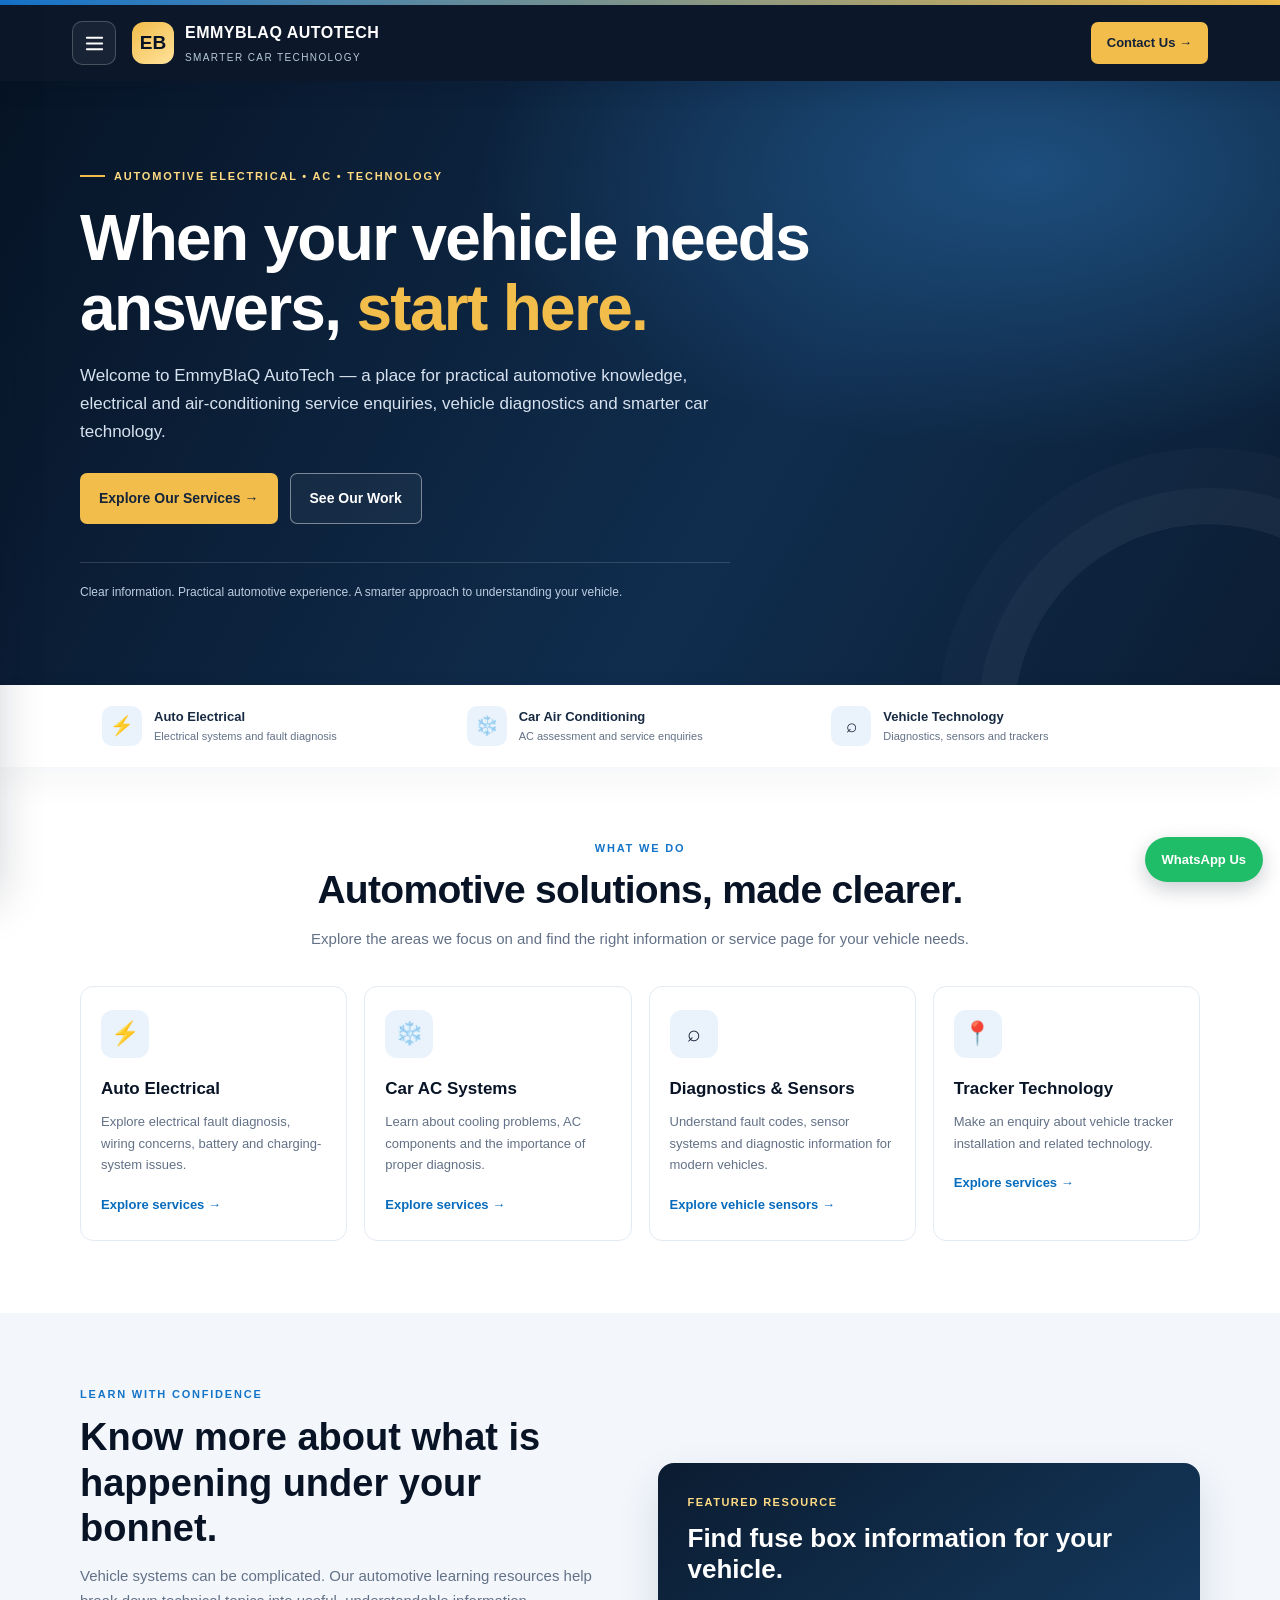
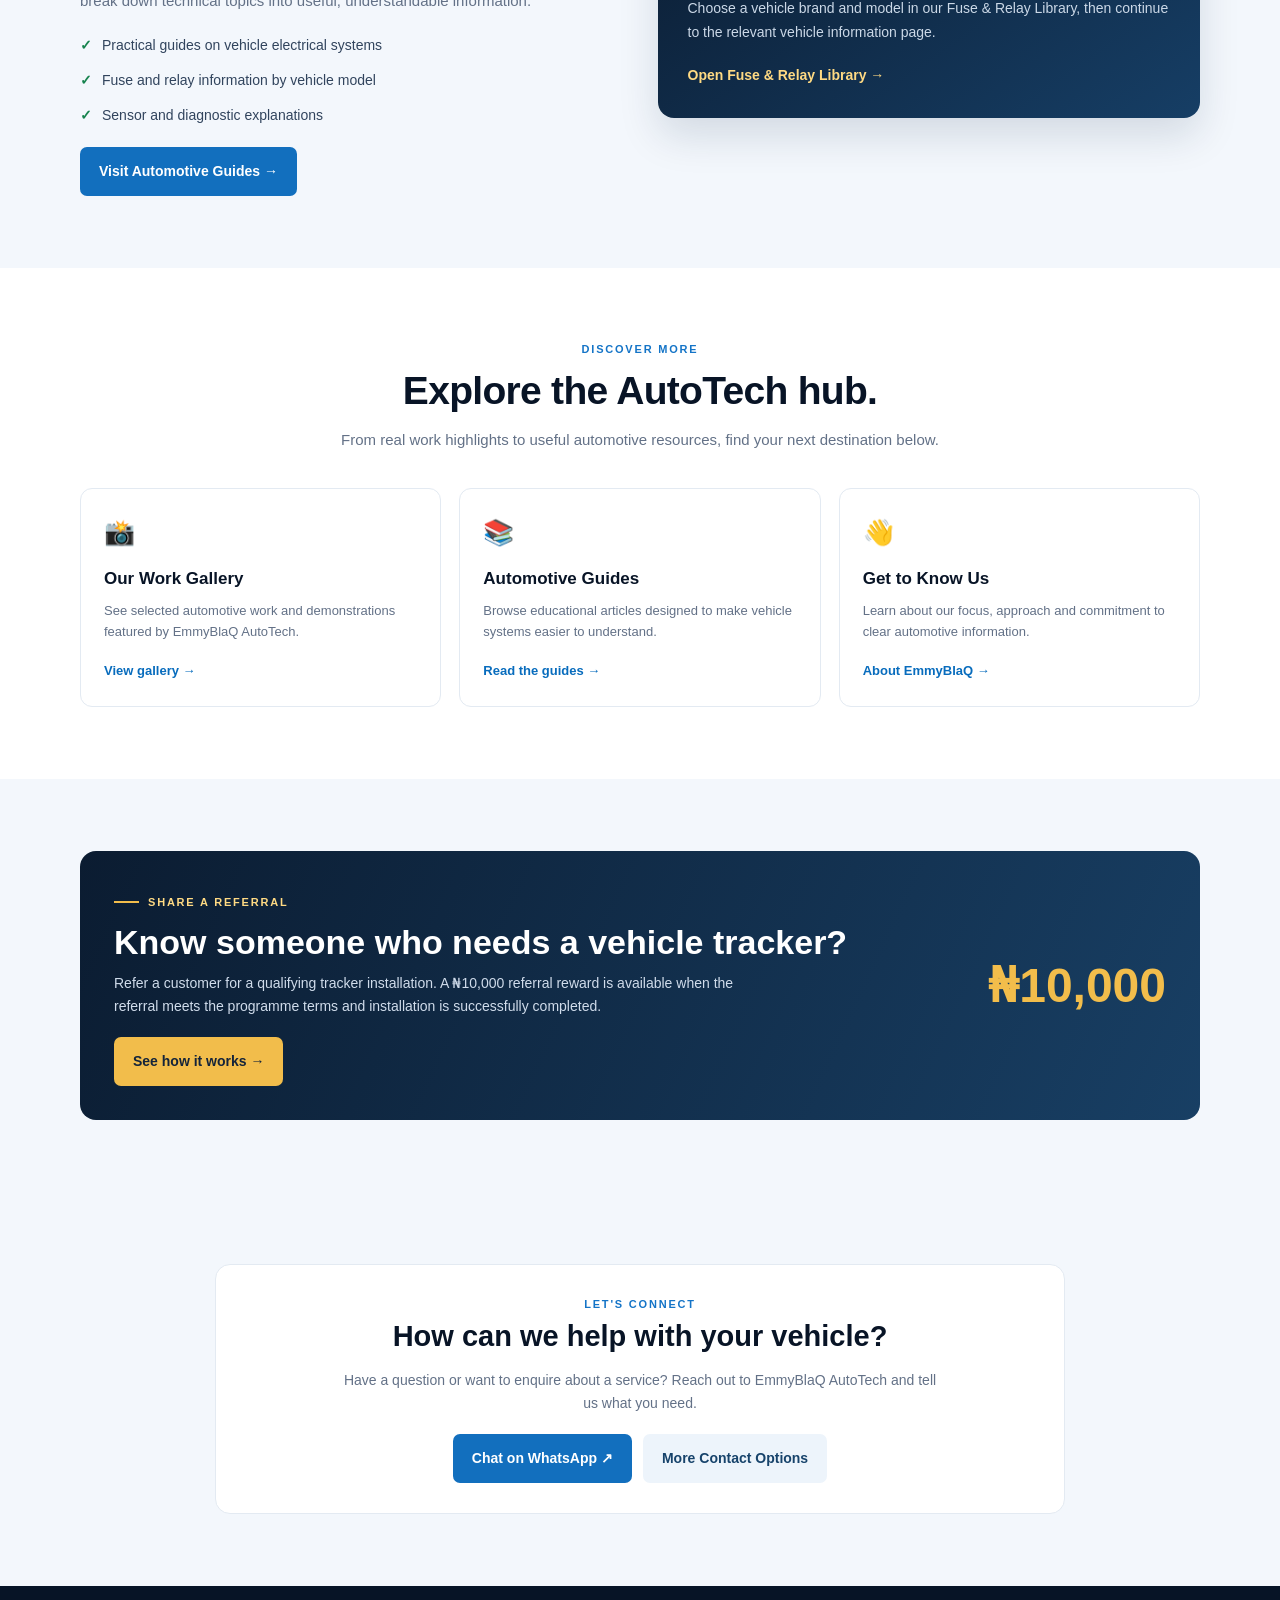
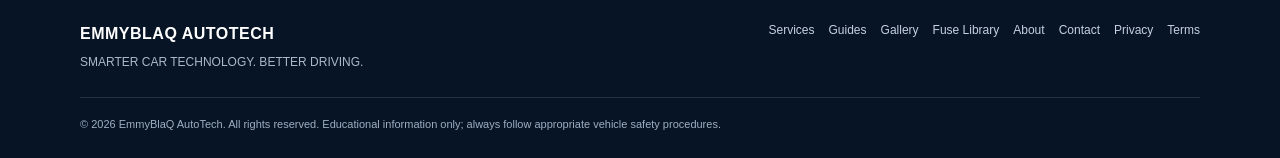
<file: index.html>
<!DOCTYPE html>
<html lang="en">
<head>
<script async src="https://pagead2.googlesyndication.com/pagead/js/adsbygoogle.js?client=ca-pub-5760610709240232" crossorigin="anonymous"></script>
<meta charset="UTF-8">
<meta name="viewport" content="width=device-width, initial-scale=1">
<title>EmmyBlaQ AutoTech | Automotive Electrical, AC & Diagnostics</title>
<meta name="description" content="Explore EmmyBlaQ AutoTech for automotive electrical and AC services, vehicle diagnostics, tracker installation enquiries and practical vehicle guides.">
<meta name="robots" content="index,follow">
<meta name="theme-color" content="#081426">
<link rel="canonical" href="https://emmyblaqautotech.name.ng/">

<style>
:root {
  --navy:#081426;
  --navy2:#102746;
  --blue:#1677d2;
  --gold:#f2bd4b;
  --white:#fff;
  --ink:#172437;
  --muted:#637187;
  --pale:#f3f7fc;
  --line:#e3eaf2;
  --green:#20bd68;
}
*{box-sizing:border-box;margin:0;padding:0}
html{scroll-behavior:smooth;scroll-padding-top:90px}
body{font-family:Arial,Helvetica,sans-serif;color:var(--ink);background:#fff;line-height:1.65}
a{color:inherit;text-decoration:none}
a:focus-visible,button:focus-visible{outline:3px solid var(--gold);outline-offset:3px}

.topbar{height:5px;background:linear-gradient(90deg,var(--blue),var(--gold))}
header{position:sticky;top:0;z-index:100;background:rgba(8,20,38,.98);color:#fff;box-shadow:0 5px 22px #06132624}
.navbar{max-width:1180px;margin:auto;min-height:76px;padding:12px 22px;display:flex;align-items:center;gap:16px}
.menu-toggle{width:44px;height:44px;border:1px solid #ffffff35;border-radius:10px;background:#ffffff0d;color:#fff;display:grid;place-items:center;cursor:pointer;flex:0 0 auto}
.menu-toggle svg{width:23px;height:23px}
.brand{display:flex;align-items:center;gap:11px;min-width:0}
.brand-mark{width:42px;height:42px;border-radius:12px;background:linear-gradient(145deg,var(--gold),#ffe29a);color:var(--navy);font-weight:900;display:grid;place-items:center;font-size:19px}
.brand-name{font-weight:900;letter-spacing:.5px;font-size:16px;line-height:1.2}
.brand-tag{display:block;color:#b8c8dc;font-size:10px;letter-spacing:1.4px;margin-top:4px}
.header-contact{margin-left:auto;background:var(--gold);color:#132238;padding:10px 16px;border-radius:7px;font-size:13px;font-weight:800;white-space:nowrap}
.header-contact:hover,.btn-gold:hover{background:#ffda83}

.menu-backdrop{position:fixed;inset:0;background:#06132699;z-index:110;opacity:0;visibility:hidden;transition:.25s}
.side-menu{position:fixed;z-index:120;top:0;left:0;width:min(340px,88vw);height:100dvh;background:#fff;transform:translateX(-105%);transition:transform .28s ease;box-shadow:15px 0 45px #06132630;display:flex;flex-direction:column}
body.menu-open .menu-backdrop{opacity:1;visibility:visible}
body.menu-open .side-menu{transform:translateX(0)}
.menu-head{padding:25px 22px;background:var(--navy);color:#fff;display:flex;align-items:center;justify-content:space-between}
.menu-head strong{font-size:16px}
.menu-close{width:38px;height:38px;border:1px solid #ffffff45;background:transparent;color:#fff;border-radius:8px;font-size:24px;cursor:pointer}
.menu-label{padding:20px 22px 8px;color:#8290a3;font-size:10px;font-weight:800;letter-spacing:1.5px;text-transform:uppercase}
.menu-links{padding:0 12px 20px;overflow:auto}
.menu-links a{display:flex;align-items:center;gap:13px;padding:13px 12px;border-radius:8px;color:#1b2b40;font-weight:700;font-size:14px}
.menu-links a:hover{background:#edf4fc;color:#0969bd}
.menu-icon{width:28px;text-align:center;font-size:17px}
.menu-foot{margin-top:auto;padding:18px 22px;border-top:1px solid var(--line);font-size:12px;color:var(--muted)}

.hero{position:relative;overflow:hidden;background:radial-gradient(ellipse at 80% 15%,#1d4e7d 0,transparent 38%),linear-gradient(120deg,#071426 0%,#102d4e 60%,#0b1d33 100%);color:#fff;padding:78px 22px 82px}
.hero:after{content:"";position:absolute;width:390px;height:390px;border:1px solid #ffffff12;border-radius:50%;right:-125px;bottom:-230px;box-shadow:0 0 0 35px #ffffff08,0 0 0 75px #ffffff05}
.hero-inner{max-width:1120px;margin:auto;position:relative;z-index:1}
.eyebrow{display:inline-flex;align-items:center;gap:9px;color:#ffda83;font-weight:800;letter-spacing:1.8px;text-transform:uppercase;font-size:11px}
.eyebrow:before{content:"";width:25px;height:2px;background:var(--gold)}
.hero h1{font-size:clamp(36px,6vw,64px);line-height:1.08;letter-spacing:-1.7px;max-width:760px;margin:19px 0}
.hero h1 span{color:var(--gold)}
.hero-copy{font-size:17px;color:#d7e2ef;max-width:650px;margin-bottom:27px}
.hero-actions{display:flex;flex-wrap:wrap;gap:12px}
.btn{display:inline-flex;justify-content:center;align-items:center;gap:9px;padding:13px 19px;border-radius:7px;font-size:14px;font-weight:800;transition:.2s}
.btn-gold{background:var(--gold);color:#14243a}
.btn-outline{border:1px solid #ffffff70;color:#fff;background:#ffffff0b}
.btn-outline:hover{background:#ffffff1b}
.hero-note{margin-top:38px;padding-top:20px;border-top:1px solid #ffffff25;color:#bdcde0;font-size:12px;max-width:650px}

.trust-strip{background:#fff;box-shadow:0 12px 35px #0b25400c;position:relative;z-index:2}
.trust-inner{max-width:1120px;margin:auto;padding:21px 22px;display:grid;grid-template-columns:repeat(3,1fr);gap:18px}
.trust-item{display:flex;align-items:center;gap:12px}
.trust-icon{width:40px;height:40px;border-radius:10px;background:#eaf3fc;display:grid;place-items:center;font-size:19px}
.trust-item strong{display:block;font-size:13px;color:#172a42}
.trust-item small{display:block;color:var(--muted);font-size:11px}

section{padding:72px 22px}
.container{max-width:1120px;margin:auto}
.section-kicker{text-align:center;color:#1474c7;text-transform:uppercase;font-weight:800;letter-spacing:1.8px;font-size:11px}
.section-title{text-align:center;color:var(--navy);font-size:clamp(27px,4vw,39px);line-height:1.2;letter-spacing:-.7px;margin:10px 0 13px}
.section-intro{max-width:700px;margin:0 auto 35px;text-align:center;color:var(--muted);font-size:15px}

.services-grid{display:grid;grid-template-columns:repeat(4,1fr);gap:17px}
.service-card{border:1px solid var(--line);border-radius:13px;padding:23px 20px;background:#fff;transition:.2s}
.service-card:hover{transform:translateY(-4px);box-shadow:0 14px 35px #10274612;border-color:#b7d5f1}
.service-icon{width:48px;height:48px;display:grid;place-items:center;border-radius:12px;background:#eaf3fc;font-size:23px;margin-bottom:17px}
.service-card h3{color:var(--navy);font-size:17px;margin-bottom:8px}
.service-card p{font-size:13px;color:var(--muted);margin-bottom:15px}
.text-link{color:#086cbd;font-weight:800;font-size:13px}
.text-link:hover{text-decoration:underline}

.feature-band{background:var(--pale)}
.feature-grid{display:grid;grid-template-columns:1fr 1fr;gap:35px;align-items:center}
.feature-copy h2{font-size:clamp(27px,4vw,38px);color:var(--navy);line-height:1.2;margin:12px 0}
.feature-copy p{color:var(--muted);font-size:15px;margin-bottom:20px}
.feature-list{display:grid;gap:12px;margin:20px 0}
.feature-list div{display:flex;gap:10px;align-items:flex-start;font-size:14px;color:#31445d}
.check{color:#16834e;font-weight:900}
.feature-panel{border-radius:16px;padding:30px;background:linear-gradient(145deg,#0b1c31,#163e65);color:#fff;box-shadow:0 18px 40px #0b254022}
.feature-panel .mini-label{color:#ffda83;font-size:11px;text-transform:uppercase;letter-spacing:1.5px;font-weight:800}
.feature-panel h3{font-size:26px;line-height:1.2;margin:12px 0}
.feature-panel p{color:#cbd8e7;font-size:14px;margin-bottom:18px}
.feature-panel a{color:#ffda83;font-weight:800;font-size:14px}

.resource-grid{display:grid;grid-template-columns:repeat(3,1fr);gap:18px}
.resource{padding:23px;border-radius:12px;background:#fff;border:1px solid var(--line)}
.resource-icon{font-size:25px;margin-bottom:12px}
.resource h3{font-size:17px;color:var(--navy);margin-bottom:7px}
.resource p{font-size:13px;color:var(--muted);margin-bottom:14px}

.referral{background:linear-gradient(115deg,#0b1c31,#183f64);color:#fff;border-radius:16px;padding:34px;display:flex;align-items:center;justify-content:space-between;gap:25px}
.referral .eyebrow{color:#ffda83}
.referral h2{font-size:clamp(23px,3.5vw,34px);line-height:1.2;margin:10px 0}
.referral p{color:#d0dceb;font-size:14px;max-width:620px}
.reward{font-size:clamp(32px,5vw,48px);font-weight:900;color:var(--gold);white-space:nowrap}

.contact-section{background:#f3f7fc}
.contact-card{max-width:850px;margin:auto;background:#fff;border:1px solid var(--line);border-radius:15px;padding:30px;text-align:center}
.contact-card h2{color:var(--navy);font-size:29px;margin-bottom:8px}
.contact-card p{color:var(--muted);font-size:14px;margin:0 auto 19px;max-width:600px}
.contact-actions{display:flex;justify-content:center;gap:11px;flex-wrap:wrap}
.btn-blue{background:#126fbe;color:#fff}
.btn-blue:hover{background:#0c5797}
.btn-light{background:#edf4fb;color:#17436b}

footer{background:#071426;color:#c5d1df;padding:35px 22px 25px}
.footer-inner{max-width:1120px;margin:auto;display:flex;justify-content:space-between;gap:25px;flex-wrap:wrap}
.footer-brand{color:#fff;font-weight:900;letter-spacing:.5px}
.footer-tag{font-size:12px;color:#a9b9cc;margin-top:6px}
.footer-links{display:flex;flex-wrap:wrap;gap:14px;font-size:12px}
.footer-links a:hover{color:var(--gold)}
.footer-bottom{max-width:1120px;margin:24px auto 0;border-top:1px solid #ffffff20;padding-top:17px;font-size:11px;color:#9eafc3}
.whatsapp-float{position:fixed;right:17px;bottom:18px;z-index:90;background:var(--green);color:#fff;padding:12px 17px;border-radius:50px;font-size:13px;font-weight:900;box-shadow:0 7px 20px #06132635}
.whatsapp-float:hover{background:#159b54}

@media(max-width:850px){
  .services-grid{grid-template-columns:repeat(2,1fr)}
  .feature-grid{grid-template-columns:1fr}
  .resource-grid{grid-template-columns:1fr 1fr}
  .referral{align-items:flex-start;flex-direction:column}
  .trust-inner{grid-template-columns:1fr 1fr}
}
@media(max-width:540px){
  .navbar{min-height:68px;padding:10px 15px}
  .brand-name{font-size:14px}
  .brand-tag{font-size:9px}
  .brand-mark{width:38px;height:38px}
  .header-contact{padding:9px 11px;font-size:11px}
  .hero{padding:62px 19px 65px}
  .hero h1{font-size:39px}
  .hero-copy{font-size:15px}
  .hero-actions .btn{width:100%}
  .trust-inner{grid-template-columns:1fr;gap:14px;padding:19px}
  .services-grid,.resource-grid{grid-template-columns:1fr}
  section{padding:56px 18px}
  .feature-panel{padding:24px}
  .referral{padding:25px 22px}
  .contact-card{padding:24px 18px}
  .contact-actions .btn{width:100%}
  .footer-inner{flex-direction:column}
  .whatsapp-float{right:12px;bottom:12px}
}
@media(prefers-reduced-motion:reduce){
  html{scroll-behavior:auto}
  *,*:before,*:after{transition:none!important}
}
</style>
</head>

<body>
<div class="topbar"></div>

<header>
  <div class="navbar">
    <button class="menu-toggle" id="menuToggle" aria-label="Open navigation menu" aria-expanded="false" aria-controls="sideMenu">
      <svg viewBox="0 0 24 24" fill="none" stroke="currentColor" stroke-width="2" stroke-linecap="round"><path d="M4 6h16M4 12h16M4 18h16"/></svg>
    </button>

    <a class="brand" href="index.html" aria-label="EmmyBlaQ AutoTech home">
      <span class="brand-mark">EB</span>
      <span>
        <span class="brand-name">EMMYBLAQ AUTOTECH</span>
        <span class="brand-tag">SMARTER CAR TECHNOLOGY</span>
      </span>
    </a>

    <a class="header-contact" href="contact.html">Contact Us →</a>
  </div>
</header>

<div class="menu-backdrop" id="menuBackdrop"></div>

<aside class="side-menu" id="sideMenu" aria-label="Website navigation" aria-hidden="true">
  <div class="menu-head">
    <strong>Explore EmmyBlaQ AutoTech</strong>
    <button class="menu-close" id="menuClose" aria-label="Close menu">×</button>
  </div>

  <div class="menu-label">Main pages</div>
  <nav class="menu-links">
    <a href="index.html"><span class="menu-icon">⌂</span>Home</a>
    <a href="services.html"><span class="menu-icon">⚙</span>Our Services</a>
    <a href="about.html"><span class="menu-icon">ℹ</span>About Us</a>
    <a href="gallery.html"><span class="menu-icon">▧</span>Our Work Gallery</a>
    <a href="contact.html"><span class="menu-icon">✉</span>Contact Us</a>
  </nav>

  <div class="menu-label">Explore & learn</div>
  <nav class="menu-links">
    <a href="guides.html"><span class="menu-icon">▤</span>Automotive Guides</a>
    <a href="sensors.html"><span class="menu-icon">⌁</span>Vehicle Sensors</a>
    <a href="fuse-library.html"><span class="menu-icon">▦</span>Fuse & Relay Library</a>
    <a href="referral.html"><span class="menu-icon">★</span>Refer & Earn ₦10,000</a>
  </nav>

  <div class="menu-label">Website information</div>
  <nav class="menu-links">
    <a href="privacy.html"><span class="menu-icon">▣</span>Privacy Policy</a>
    <a href="terms.html"><span class="menu-icon">◷</span>Terms of Use</a>
  </nav>

  <div class="menu-foot">EMMYBLAQ AUTOTECH<br>Smarter Car Technology. Better Driving.</div>
</aside>

<main>
  <section class="hero">
    <div class="hero-inner">
      <div class="eyebrow">Automotive Electrical • AC • Technology</div>
      <h1>When your vehicle needs answers, <span>start here.</span></h1>
      <p class="hero-copy">Welcome to EmmyBlaQ AutoTech — a place for practical automotive knowledge, electrical and air-conditioning service enquiries, vehicle diagnostics and smarter car technology.</p>
      <div class="hero-actions">
        <a class="btn btn-gold" href="services.html">Explore Our Services →</a>
        <a class="btn btn-outline" href="gallery.html">See Our Work</a>
      </div>
      <p class="hero-note">Clear information. Practical automotive experience. A smarter approach to understanding your vehicle.</p>
    </div>
  </section>

  <div class="trust-strip">
    <div class="trust-inner">
      <div class="trust-item"><span class="trust-icon">⚡</span><span><strong>Auto Electrical</strong><small>Electrical systems and fault diagnosis</small></span></div>
      <div class="trust-item"><span class="trust-icon">❄️</span><span><strong>Car Air Conditioning</strong><small>AC assessment and service enquiries</small></span></div>
      <div class="trust-item"><span class="trust-icon">⌕</span><span><strong>Vehicle Technology</strong><small>Diagnostics, sensors and trackers</small></span></div>
    </div>
  </div>

  <section>
    <div class="container">
      <div class="section-kicker">What we do</div>
      <h2 class="section-title">Automotive solutions, made clearer.</h2>
      <p class="section-intro">Explore the areas we focus on and find the right information or service page for your vehicle needs.</p>

      <div class="services-grid">
        <article class="service-card">
          <div class="service-icon">⚡</div>
          <h3>Auto Electrical</h3>
          <p>Explore electrical fault diagnosis, wiring concerns, battery and charging-system issues.</p>
          <a class="text-link" href="services.html">Explore services →</a>
        </article>

        <article class="service-card">
          <div class="service-icon">❄️</div>
          <h3>Car AC Systems</h3>
          <p>Learn about cooling problems, AC components and the importance of proper diagnosis.</p>
          <a class="text-link" href="services.html">Explore services →</a>
        </article>

        <article class="service-card">
          <div class="service-icon">⌕</div>
          <h3>Diagnostics & Sensors</h3>
          <p>Understand fault codes, sensor systems and diagnostic information for modern vehicles.</p>
          <a class="text-link" href="sensors.html">Explore vehicle sensors →</a>
        </article>

        <article class="service-card">
          <div class="service-icon">📍</div>
          <h3>Tracker Technology</h3>
          <p>Make an enquiry about vehicle tracker installation and related technology.</p>
          <a class="text-link" href="services.html">Explore services →</a>
        </article>
      </div>
    </div>
  </section>

  <section class="feature-band">
    <div class="container feature-grid">
      <div class="feature-copy">
        <div class="section-kicker" style="text-align:left">Learn with confidence</div>
        <h2>Know more about what is happening under your bonnet.</h2>
        <p>Vehicle systems can be complicated. Our automotive learning resources help break down technical topics into useful, understandable information.</p>

        <div class="feature-list">
          <div><span class="check">✓</span><span>Practical guides on vehicle electrical systems</span></div>
          <div><span class="check">✓</span><span>Fuse and relay information by vehicle model</span></div>
          <div><span class="check">✓</span><span>Sensor and diagnostic explanations</span></div>
        </div>

        <a class="btn btn-blue" href="guides.html">Visit Automotive Guides →</a>
      </div>

      <div class="feature-panel">
        <div class="mini-label">Featured resource</div>
        <h3>Find fuse box information for your vehicle.</h3>
        <p>Choose a vehicle brand and model in our Fuse & Relay Library, then continue to the relevant vehicle information page.</p>
        <a href="fuse-library.html">Open Fuse & Relay Library →</a>
      </div>
    </div>
  </section>

  <section>
    <div class="container">
      <div class="section-kicker">Discover more</div>
      <h2 class="section-title">Explore the AutoTech hub.</h2>
      <p class="section-intro">From real work highlights to useful automotive resources, find your next destination below.</p>

      <div class="resource-grid">
        <article class="resource">
          <div class="resource-icon">📸</div>
          <h3>Our Work Gallery</h3>
          <p>See selected automotive work and demonstrations featured by EmmyBlaQ AutoTech.</p>
          <a class="text-link" href="gallery.html">View gallery →</a>
        </article>

        <article class="resource">
          <div class="resource-icon">📚</div>
          <h3>Automotive Guides</h3>
          <p>Browse educational articles designed to make vehicle systems easier to understand.</p>
          <a class="text-link" href="guides.html">Read the guides →</a>
        </article>

        <article class="resource">
          <div class="resource-icon">👋</div>
          <h3>Get to Know Us</h3>
          <p>Learn about our focus, approach and commitment to clear automotive information.</p>
          <a class="text-link" href="about.html">About EmmyBlaQ →</a>
        </article>
      </div>
    </div>
  </section>

  <section class="feature-band">
    <div class="container">
      <div class="referral">
        <div>
          <div class="eyebrow">Share a referral</div>
          <h2>Know someone who needs a vehicle tracker?</h2>
          <p>Refer a customer for a qualifying tracker installation. A ₦10,000 referral reward is available when the referral meets the programme terms and installation is successfully completed.</p>
          <a class="btn btn-gold" style="margin-top:18px" href="referral.html">See how it works →</a>
        </div>
        <div class="reward">₦10,000</div>
      </div>
    </div>
  </section>

  <section class="contact-section">
    <div class="container">
      <div class="contact-card">
        <div class="section-kicker">Let's connect</div>
        <h2>How can we help with your vehicle?</h2>
        <p>Have a question or want to enquire about a service? Reach out to EmmyBlaQ AutoTech and tell us what you need.</p>
        <div class="contact-actions">
          <a class="btn btn-blue" href="https://wa.me/2349119330397?text=Hello%20EmmyBlaQ%20AutoTech%2C%20I%20found%20your%20website%20and%20would%20like%20to%20make%20an%20enquiry." target="_blank" rel="noopener noreferrer">Chat on WhatsApp ↗</a>
          <a class="btn btn-light" href="contact.html">More Contact Options</a>
        </div>
      </div>
    </div>
  </section>
</main>

<footer>
  <div class="footer-inner">
    <div>
      <div class="footer-brand">EMMYBLAQ AUTOTECH</div>
      <div class="footer-tag">SMARTER CAR TECHNOLOGY. BETTER DRIVING.</div>
    </div>

    <nav class="footer-links" aria-label="Footer navigation">
      <a href="services.html">Services</a>
      <a href="guides.html">Guides</a>
      <a href="gallery.html">Gallery</a>
      <a href="fuse-library.html">Fuse Library</a>
      <a href="about.html">About</a>
      <a href="contact.html">Contact</a>
      <a href="privacy.html">Privacy</a>
      <a href="terms.html">Terms</a>
    </nav>
  </div>

  <div class="footer-bottom">© <span id="copyright-year">2026</span> EmmyBlaQ AutoTech. All rights reserved. Educational information only; always follow appropriate vehicle safety procedures.</div>
</footer>

<a class="whatsapp-float" href="https://wa.me/2349119330397?text=Hello%20EmmyBlaQ%20AutoTech%2C%20I%20found%20your%20website%20and%20would%20like%20to%20make%20an%20enquiry." target="_blank" rel="noopener noreferrer" aria-label="Chat with EmmyBlaQ AutoTech on WhatsApp">WhatsApp Us</a>

<script>
const body=document.body;
const toggle=document.getElementById("menuToggle");
const closeBtn=document.getElementById("menuClose");
const backdrop=document.getElementById("menuBackdrop");
const menu=document.getElementById("sideMenu");

function openMenu(){
  body.classList.add("menu-open");
  toggle.setAttribute("aria-expanded","true");
  menu.setAttribute("aria-hidden","false");
  closeBtn.focus();
}

function closeMenu(){
  body.classList.remove("menu-open");
  toggle.setAttribute("aria-expanded","false");
  menu.setAttribute("aria-hidden","true");
  toggle.focus();
}

toggle.addEventListener("click",openMenu);
closeBtn.addEventListener("click",closeMenu);
backdrop.addEventListener("click",closeMenu);

document.addEventListener("keydown",event=>{
  if(event.key==="Escape"&&body.classList.contains("menu-open"))closeMenu();
});

menu.querySelectorAll("a").forEach(link=>{
  link.addEventListener("click",()=>{
    body.classList.remove("menu-open");
    toggle.setAttribute("aria-expanded","false");
    menu.setAttribute("aria-hidden","true");
  });
});

document.getElementById("copyright-year").textContent=new Date().getFullYear();
</script>
</body>
</html>
</file>
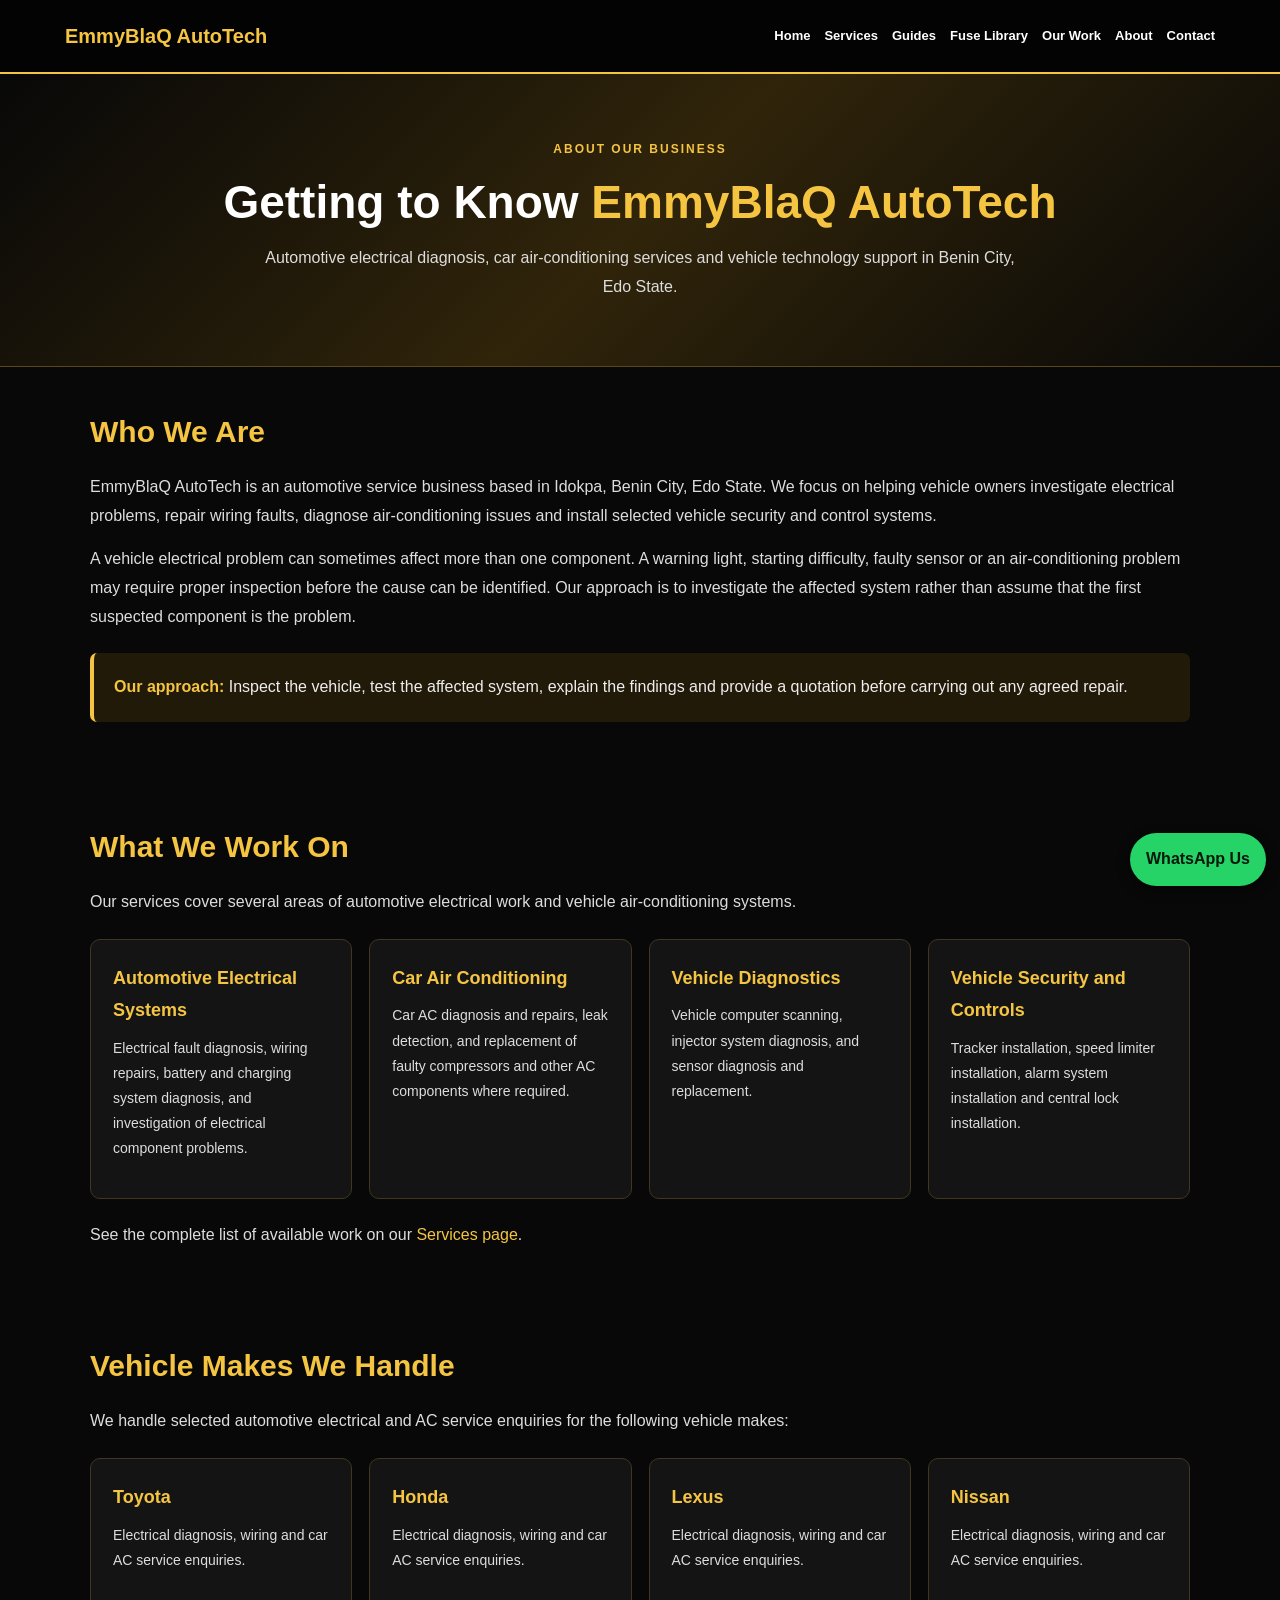
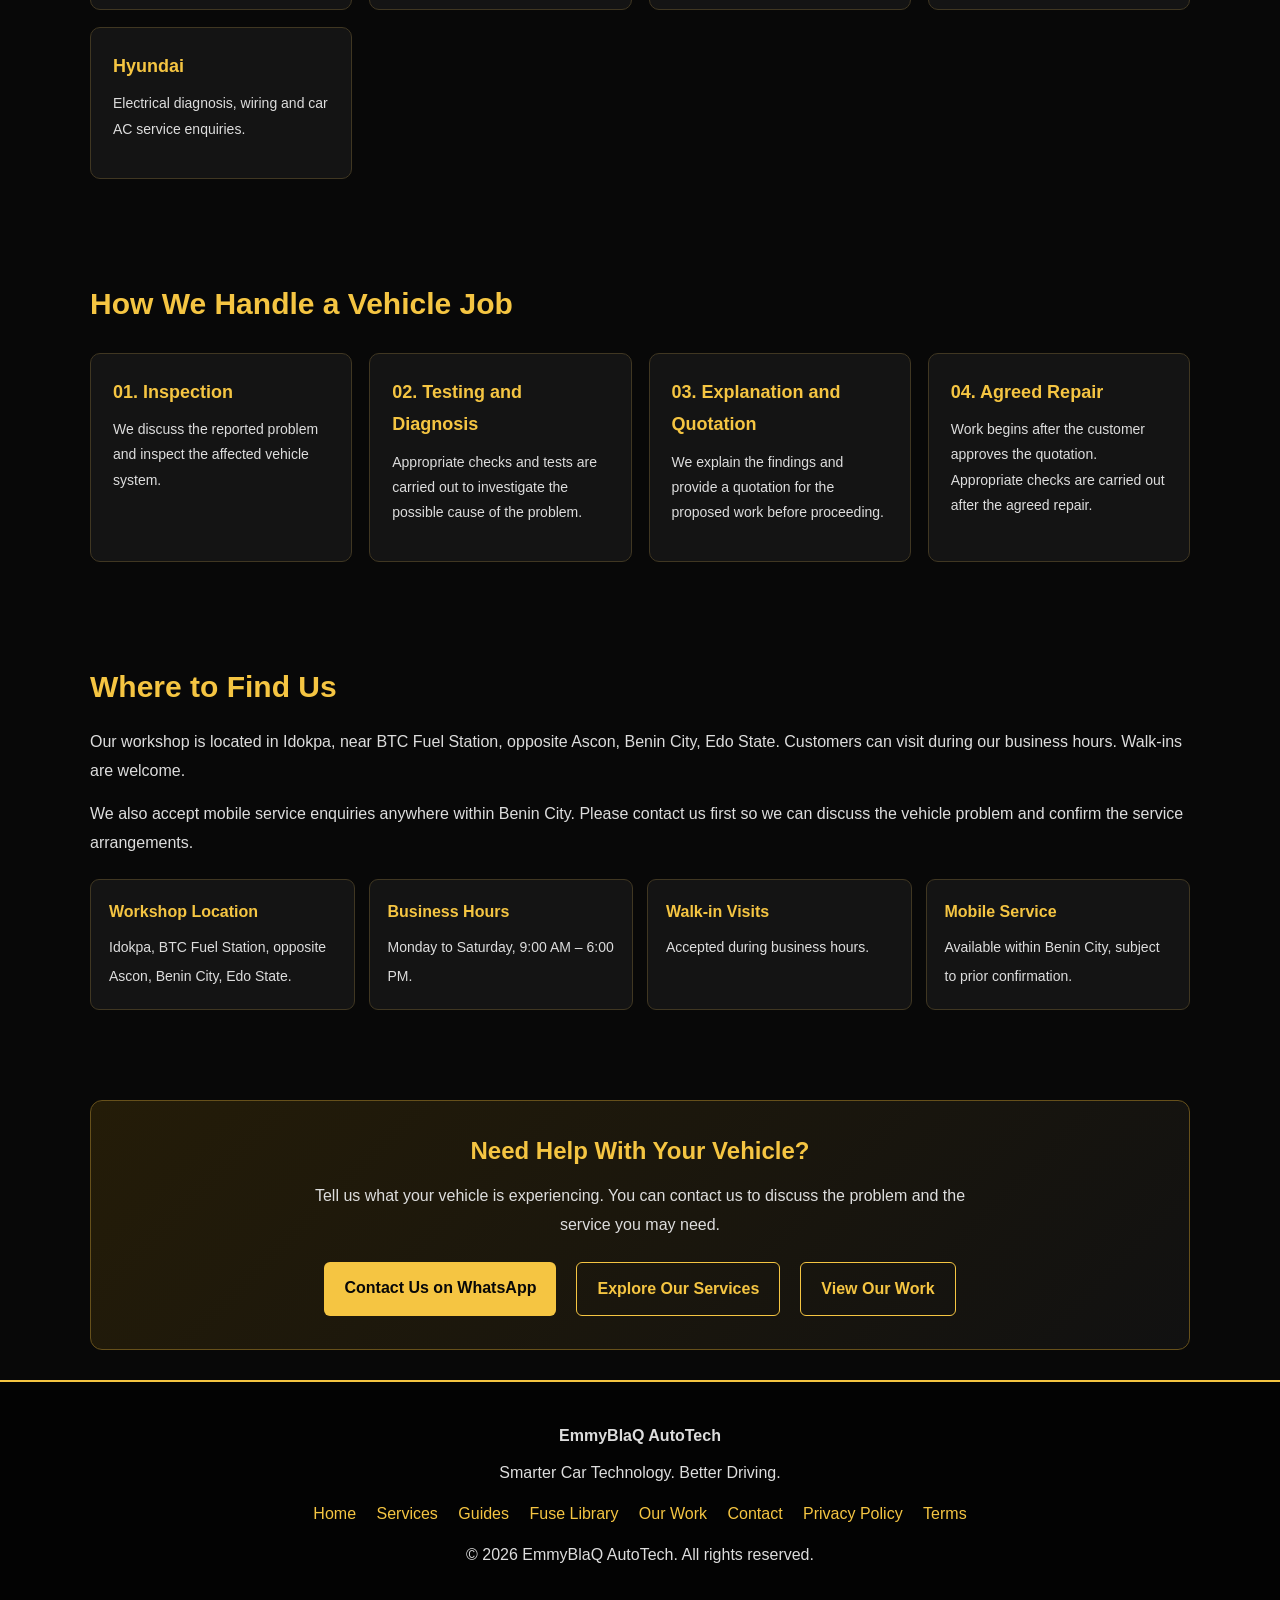
<file: about.html>
<!DOCTYPE html>
<html lang="en">
<head>
<meta charset="UTF-8">
<meta name="viewport" content="width=device-width, initial-scale=1">

<title>About EmmyBlaQ AutoTech | Auto Electrical Services in Benin City</title>
<meta name="description" content="Learn about EmmyBlaQ AutoTech, an automotive electrical and car AC service provider in Idokpa, Benin City, Edo State.">
<meta name="robots" content="index,follow">
<link rel="canonical" href="https://emmyblaqautotech.name.ng/about.html">
<link rel="stylesheet" href="style.css">

<style>
.about-hero{
  padding:65px 5%;
  text-align:center;
  background:linear-gradient(135deg,#080808,#30240a,#080808);
  border-bottom:1px solid #59471b;
}
.about-hero .eyebrow{
  color:var(--gold);
  font-size:12px;
  font-weight:bold;
  letter-spacing:2px;
}
.about-hero h1{
  color:var(--white);
  font-size:clamp(30px,5vw,46px);
  line-height:1.2;
  margin:14px 0;
}
.about-hero h1 span{color:var(--gold)}
.about-hero p{
  max-width:760px;
  margin:auto;
  color:#ddd;
}
.about-section{padding:38px 0}
.about-section h2{
  color:var(--gold);
  font-size:clamp(23px,4vw,30px);
  margin-bottom:14px;
}
.about-section p{color:#ddd;margin-bottom:14px}
.about-grid{
  display:grid;
  grid-template-columns:repeat(auto-fit,minmax(230px,1fr));
  gap:17px;
  margin:22px 0;
}
.about-card{
  background:#141414;
  border:1px solid #403722;
  border-radius:10px;
  padding:22px;
}
.about-card h3{
  color:var(--gold);
  font-size:18px;
  margin-bottom:9px;
}
.about-card p,.about-card li{
  color:#ddd;
  font-size:14px;
}
.about-card ul{padding-left:20px}
.about-card li{margin:6px 0}
.about-highlight{
  background:#211a08;
  border-left:4px solid var(--gold);
  border-radius:7px;
  padding:20px;
  margin:22px 0;
}
.about-highlight strong{color:var(--gold)}
.about-details{
  display:grid;
  grid-template-columns:repeat(auto-fit,minmax(210px,1fr));
  gap:14px;
  margin:22px 0;
}
.about-detail{
  background:#141414;
  border:1px solid #403722;
  border-radius:9px;
  padding:18px;
}
.about-detail strong{
  display:block;
  color:var(--gold);
  margin-bottom:6px;
}
.about-detail span{color:#ddd;font-size:14px}
.about-cta{
  background:linear-gradient(135deg,#241c08,#111);
  border:1px solid #66501b;
  border-radius:12px;
  padding:28px;
  text-align:center;
  margin:30px 0;
}
.about-cta h2{color:var(--gold);margin-bottom:10px}
.about-cta p{color:#ddd;max-width:700px;margin:0 auto 17px}
.about-cta-actions{
  display:flex;
  justify-content:center;
  flex-wrap:wrap;
  gap:10px;
}
@media(max-width:600px){
  .about-hero{padding:48px 5%}
  .about-card,.about-cta{padding:19px}
}
</style>

<script type="application/ld+json">
{
  "@context":"https://schema.org",
  "@type":"AutomotiveBusiness",
  "name":"EmmyBlaQ AutoTech",
  "url":"https://emmyblaqautotech.name.ng/",
  "telephone":"+2349119330397",
  "description":"Automotive electrical diagnosis, wiring repairs, car air-conditioning services and vehicle technology installations in Benin City, Edo State.",
  "address":{
    "@type":"PostalAddress",
    "streetAddress":"Idokpa, BTC Fuel Station, opposite Ascon",
    "addressLocality":"Benin City",
    "addressRegion":"Edo State",
    "addressCountry":"NG"
  },
  "areaServed":{
    "@type":"City",
    "name":"Benin City"
  },
  "openingHours":"Mo-Sa 09:00-18:00"
}
</script>
</head>

<body>

<header>
  <div class="navbar">
    <a class="brand" href="index.html">EmmyBlaQ AutoTech</a>
    <nav aria-label="Main navigation">
      <a href="index.html">Home</a>
      <a href="services.html">Services</a>
      <a href="guides.html">Guides</a>
      <a href="fuse-library.html">Fuse Library</a>
      <a href="gallery.html">Our Work</a>
      <a href="about.html">About</a>
      <a href="contact.html">Contact</a>
    </nav>
  </div>
</header>

<section class="about-hero">
  <div class="eyebrow">ABOUT OUR BUSINESS</div>
  <h1>Getting to Know <span>EmmyBlaQ AutoTech</span></h1>
  <p>
    Automotive electrical diagnosis, car air-conditioning services
    and vehicle technology support in Benin City, Edo State.
  </p>
</section>

<main class="container">

  <section class="about-section">
    <h2>Who We Are</h2>

    <p>
      EmmyBlaQ AutoTech is an automotive service business based in
      Idokpa, Benin City, Edo State. We focus on helping vehicle owners
      investigate electrical problems, repair wiring faults, diagnose
      air-conditioning issues and install selected vehicle security
      and control systems.
    </p>

    <p>
      A vehicle electrical problem can sometimes affect more than one
      component. A warning light, starting difficulty, faulty sensor
      or an air-conditioning problem may require proper inspection
      before the cause can be identified. Our approach is to investigate
      the affected system rather than assume that the first suspected
      component is the problem.
    </p>

    <div class="about-highlight">
      <strong>Our approach:</strong>
      Inspect the vehicle, test the affected system, explain the findings
      and provide a quotation before carrying out any agreed repair.
    </div>
  </section>

  <section class="about-section">
    <h2>What We Work On</h2>
    <p>
      Our services cover several areas of automotive electrical work
      and vehicle air-conditioning systems.
    </p>

    <div class="about-grid">

      <article class="about-card">
        <h3>Automotive Electrical Systems</h3>
        <p>
          Electrical fault diagnosis, wiring repairs, battery and
          charging system diagnosis, and investigation of electrical
          component problems.
        </p>
      </article>

      <article class="about-card">
        <h3>Car Air Conditioning</h3>
        <p>
          Car AC diagnosis and repairs, leak detection, and replacement
          of faulty compressors and other AC components where required.
        </p>
      </article>

      <article class="about-card">
        <h3>Vehicle Diagnostics</h3>
        <p>
          Vehicle computer scanning, injector system diagnosis, and
          sensor diagnosis and replacement.
        </p>
      </article>

      <article class="about-card">
        <h3>Vehicle Security and Controls</h3>
        <p>
          Tracker installation, speed limiter installation, alarm system
          installation and central lock installation.
        </p>
      </article>

    </div>

    <p>
      See the complete list of available work on our
      <a href="services.html">Services page</a>.
    </p>
  </section>

  <section class="about-section">
    <h2>Vehicle Makes We Handle</h2>
    <p>
      We handle selected automotive electrical and AC service enquiries
      for the following vehicle makes:
    </p>

    <div class="about-grid">
      <article class="about-card">
        <h3>Toyota</h3>
        <p>Electrical diagnosis, wiring and car AC service enquiries.</p>
      </article>

      <article class="about-card">
        <h3>Honda</h3>
        <p>Electrical diagnosis, wiring and car AC service enquiries.</p>
      </article>

      <article class="about-card">
        <h3>Lexus</h3>
        <p>Electrical diagnosis, wiring and car AC service enquiries.</p>
      </article>

      <article class="about-card">
        <h3>Nissan</h3>
        <p>Electrical diagnosis, wiring and car AC service enquiries.</p>
      </article>

      <article class="about-card">
        <h3>Hyundai</h3>
        <p>Electrical diagnosis, wiring and car AC service enquiries.</p>
      </article>
    </div>
  </section>

  <section class="about-section">
    <h2>How We Handle a Vehicle Job</h2>

    <div class="about-grid">

      <article class="about-card">
        <h3>01. Inspection</h3>
        <p>
          We discuss the reported problem and inspect the affected
          vehicle system.
        </p>
      </article>

      <article class="about-card">
        <h3>02. Testing and Diagnosis</h3>
        <p>
          Appropriate checks and tests are carried out to investigate
          the possible cause of the problem.
        </p>
      </article>

      <article class="about-card">
        <h3>03. Explanation and Quotation</h3>
        <p>
          We explain the findings and provide a quotation for the
          proposed work before proceeding.
        </p>
      </article>

      <article class="about-card">
        <h3>04. Agreed Repair</h3>
        <p>
          Work begins after the customer approves the quotation.
          Appropriate checks are carried out after the agreed repair.
        </p>
      </article>

    </div>
  </section>

  <section class="about-section">
    <h2>Where to Find Us</h2>

    <p>
      Our workshop is located in Idokpa, near BTC Fuel Station,
      opposite Ascon, Benin City, Edo State. Customers can visit
      during our business hours. Walk-ins are welcome.
    </p>

    <p>
      We also accept mobile service enquiries anywhere within
      Benin City. Please contact us first so we can discuss the
      vehicle problem and confirm the service arrangements.
    </p>

    <div class="about-details">
      <div class="about-detail">
        <strong>Workshop Location</strong>
        <span>Idokpa, BTC Fuel Station, opposite Ascon, Benin City, Edo State.</span>
      </div>

      <div class="about-detail">
        <strong>Business Hours</strong>
        <span>Monday to Saturday, 9:00 AM – 6:00 PM.</span>
      </div>

      <div class="about-detail">
        <strong>Walk-in Visits</strong>
        <span>Accepted during business hours.</span>
      </div>

      <div class="about-detail">
        <strong>Mobile Service</strong>
        <span>Available within Benin City, subject to prior confirmation.</span>
      </div>
    </div>
  </section>

  <section class="about-cta">
    <h2>Need Help With Your Vehicle?</h2>
    <p>
      Tell us what your vehicle is experiencing. You can contact us
      to discuss the problem and the service you may need.
    </p>

    <div class="about-cta-actions">
      <a class="button" href="https://wa.me/2349119330397">
        Contact Us on WhatsApp
      </a>
      <a class="button button-outline" href="services.html">
        Explore Our Services
      </a>
      <a class="button button-outline" href="gallery.html">
        View Our Work
      </a>
    </div>
  </section>

</main>

<footer>
  <p><strong>EmmyBlaQ AutoTech</strong></p>
  <p>Smarter Car Technology. Better Driving.</p>
  <p>
    <a href="index.html">Home</a>
    <a href="services.html">Services</a>
    <a href="guides.html">Guides</a>
    <a href="fuse-library.html">Fuse Library</a>
    <a href="gallery.html">Our Work</a>
    <a href="contact.html">Contact</a>
    <a href="privacy.html">Privacy Policy</a>
    <a href="terms.html">Terms</a>
  </p>
  <p>© 2026 EmmyBlaQ AutoTech. All rights reserved.</p>
</footer>

<a class="whatsapp-float" href="https://wa.me/2349119330397">
  WhatsApp Us
</a>

</body>
</html>
</file>
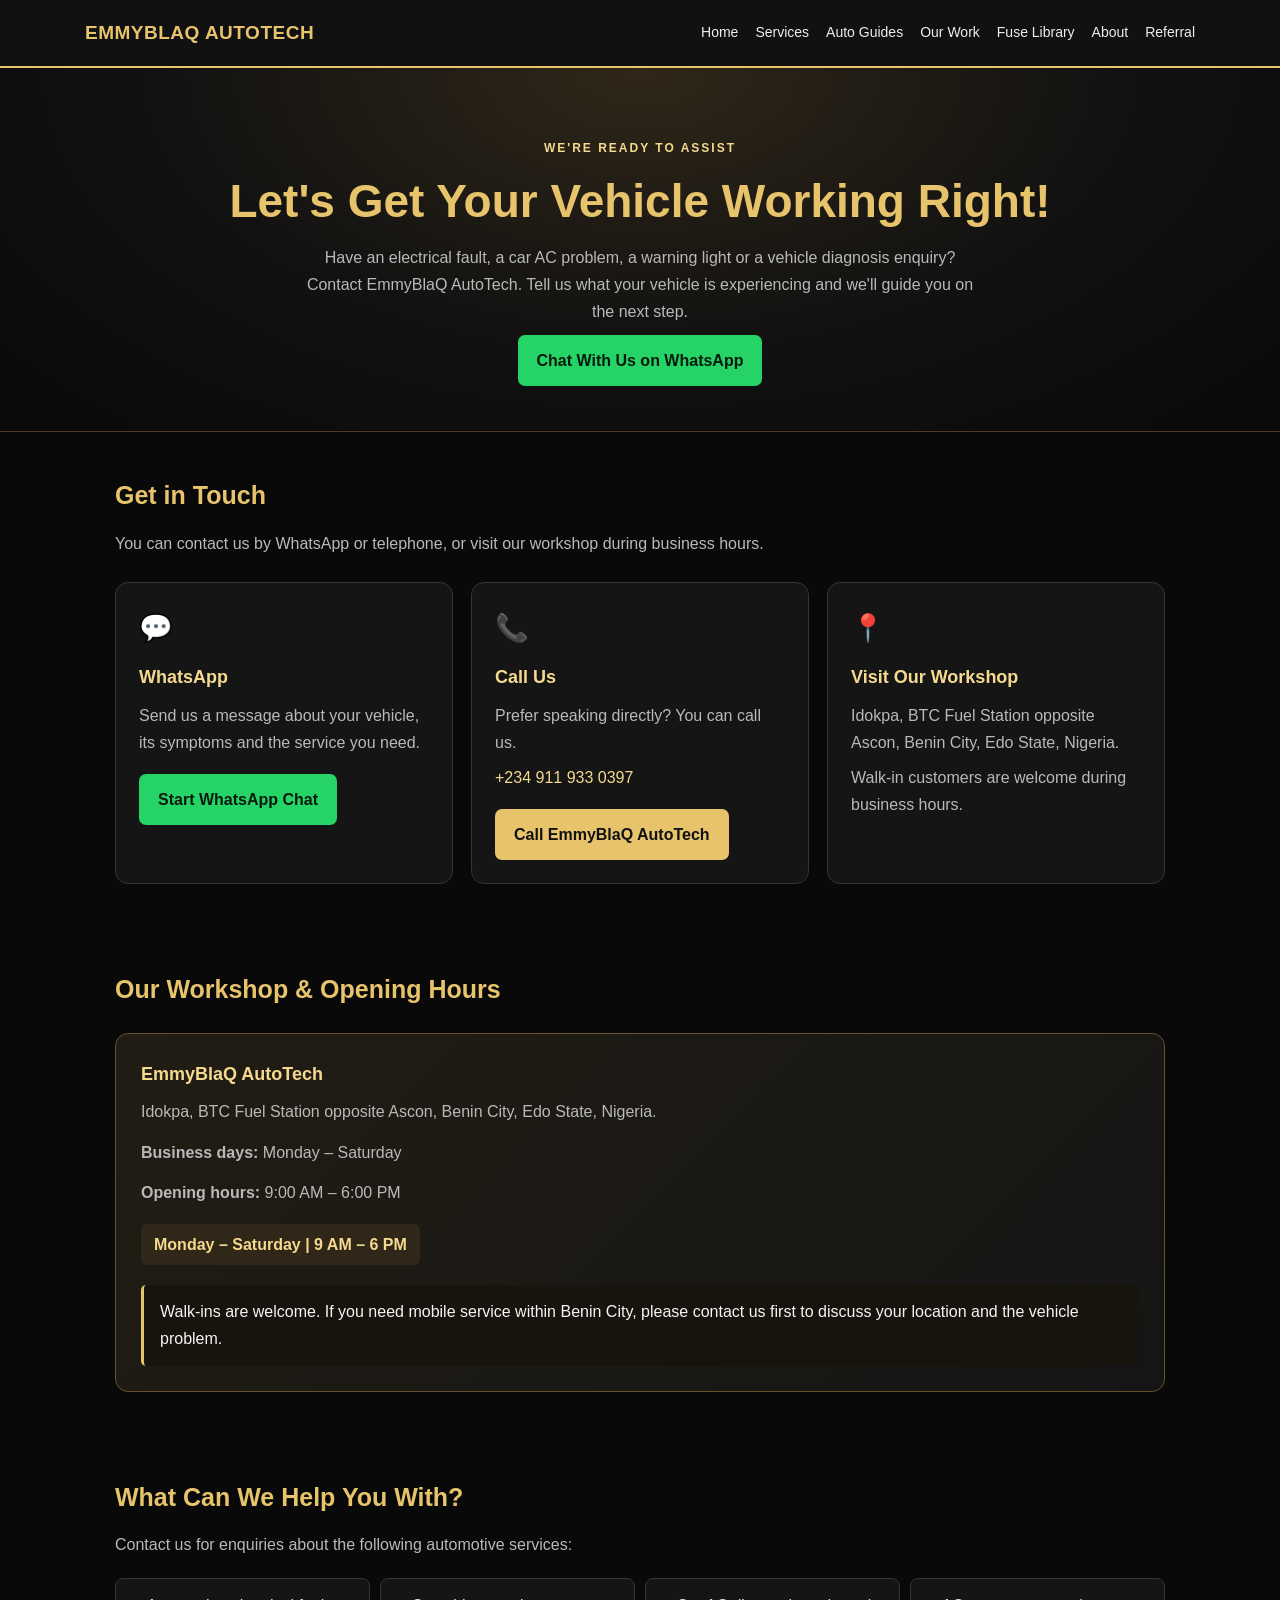
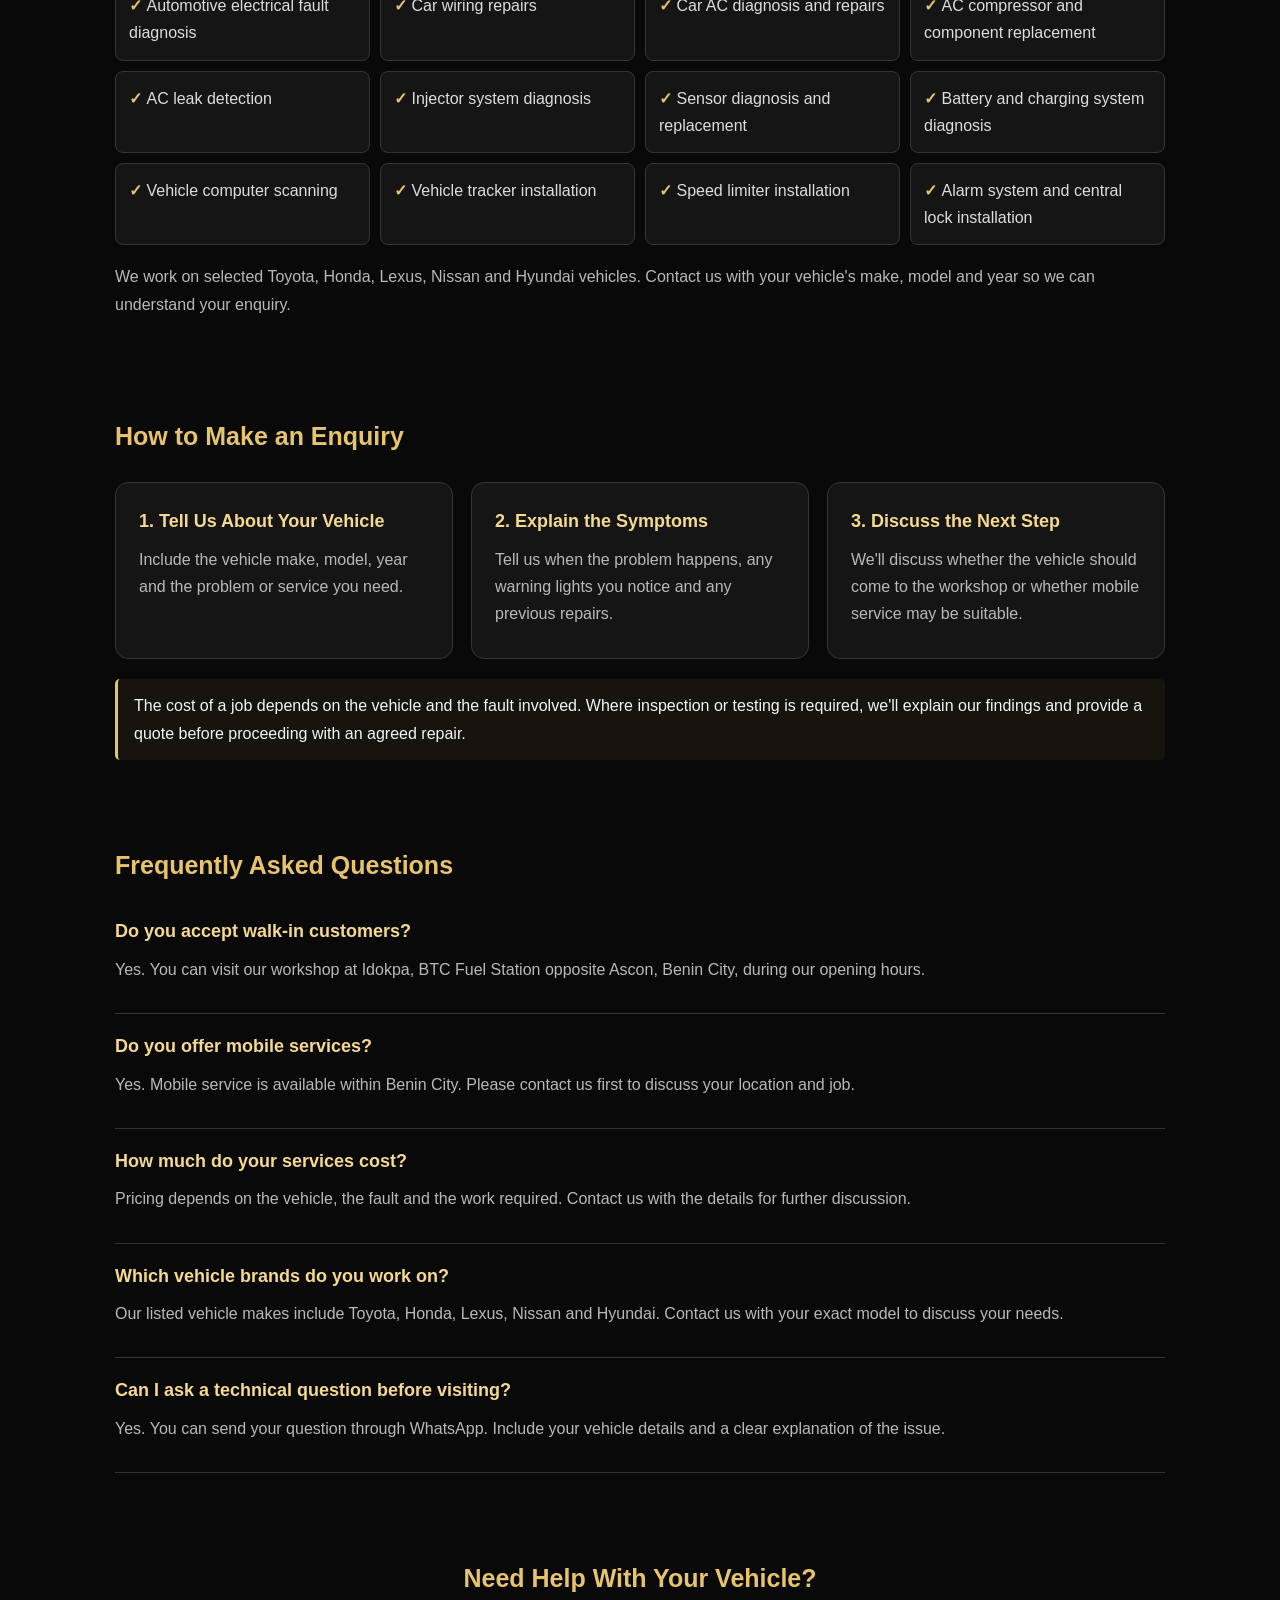
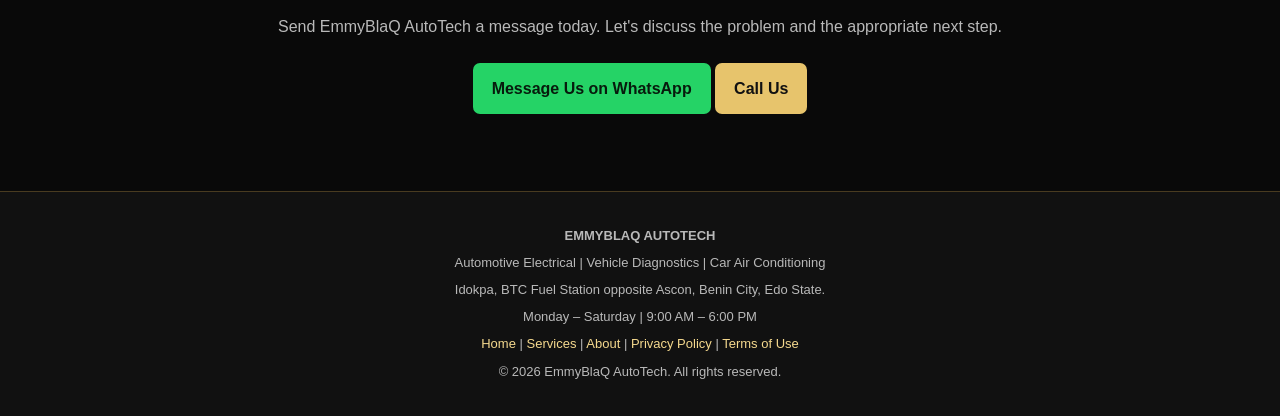
<file: contact.html>
<!DOCTYPE html>
<html lang="en">
<head>
  <meta charset="UTF-8">
  <meta name="viewport" content="width=device-width, initial-scale=1">

  <title>Contact EmmyBlaQ AutoTech | Auto Electrician in Benin City</title>

  <meta name="description" content="Contact EmmyBlaQ AutoTech in Idokpa, Benin City for automotive electrical diagnosis, car AC repairs, sensor diagnosis, vehicle scanning and other auto electrical services.">

  <meta name="robots" content="index, follow">
  <meta name="theme-color" content="#090909">

  <link rel="canonical" href="https://emmyblaqautotech.name.ng/contact.html">

  <script async src="https://pagead2.googlesyndication.com/pagead/js/adsbygoogle.js?client=ca-pub-5760610709240232" crossorigin="anonymous"></script>

  <style>
    :root {
      --bg: #090909;
      --panel: #151515;
      --panel2: #1c1c1c;
      --gold: #e7c46c;
      --gold2: #f5d98e;
      --white: #f5f5f5;
      --muted: #b9b9b9;
      --line: #353535;
      --green: #25d366;
    }

    * {
      box-sizing: border-box;
      margin: 0;
      padding: 0;
    }

    html {
      scroll-behavior: smooth;
    }

    body {
      font-family: Arial, Helvetica, sans-serif;
      background: var(--bg);
      color: var(--white);
      line-height: 1.7;
    }

    a {
      text-decoration: none;
    }

    header {
      background: #111;
      border-bottom: 2px solid var(--gold);
      position: sticky;
      top: 0;
      z-index: 100;
    }

    .navbar {
      max-width: 1150px;
      margin: auto;
      padding: 17px 20px;
      display: flex;
      justify-content: space-between;
      align-items: center;
      gap: 20px;
      flex-wrap: wrap;
    }

    .brand {
      color: var(--gold);
      font-weight: 800;
      font-size: 19px;
      letter-spacing: .5px;
    }

    nav {
      display: flex;
      flex-wrap: wrap;
      gap: 17px;
    }

    nav a {
      color: #eee;
      font-size: 14px;
    }

    nav a:hover {
      color: var(--gold);
    }

    .container {
      width: 92%;
      max-width: 1050px;
      margin: auto;
    }

    .hero {
      text-align: center;
      padding: 65px 20px 45px;
      background:
        radial-gradient(ellipse at top, #302718 0%, #111 55%, #090909 100%);
      border-bottom: 1px solid #4b3c20;
    }

    .eyebrow {
      color: var(--gold2);
      text-transform: uppercase;
      letter-spacing: 2px;
      font-size: 12px;
      font-weight: bold;
    }

    h1 {
      color: var(--gold);
      font-size: clamp(30px, 6vw, 46px);
      line-height: 1.2;
      margin: 14px 0;
    }

    .hero p {
      max-width: 680px;
      margin: auto;
      color: var(--muted);
    }

    .section {
      padding: 42px 0;
    }

    h2 {
      color: var(--gold);
      font-size: 25px;
      margin-bottom: 13px;
    }

    h3 {
      color: var(--gold2);
      font-size: 18px;
      margin-bottom: 9px;
    }

    p {
      color: var(--muted);
      margin-bottom: 13px;
    }

    .contact-grid {
      display: grid;
      grid-template-columns: repeat(auto-fit, minmax(230px, 1fr));
      gap: 18px;
      margin-top: 25px;
    }

    .card {
      background: var(--panel);
      border: 1px solid var(--line);
      border-radius: 13px;
      padding: 23px;
    }

    .card p {
      margin-bottom: 8px;
    }

    .card a:not(.btn) {
      color: var(--gold2);
      overflow-wrap: anywhere;
    }

    .icon {
      font-size: 27px;
      margin-bottom: 10px;
    }

    .btn {
      display: inline-block;
      padding: 12px 19px;
      border-radius: 7px;
      font-weight: bold;
      margin-top: 10px;
      text-align: center;
    }

    .btn-gold {
      background: var(--gold);
      color: #111;
    }

    .btn-whatsapp {
      background: var(--green);
      color: #071b0d;
    }

    .btn:hover {
      opacity: .88;
    }

    .address-box {
      background: linear-gradient(135deg, #211d14, #151515);
      border: 1px solid #66512c;
      border-radius: 13px;
      padding: 25px;
      margin-top: 22px;
    }

    .hours {
      display: inline-block;
      color: var(--gold2);
      background: #302718;
      padding: 7px 13px;
      border-radius: 6px;
      margin-top: 5px;
      font-weight: bold;
    }

    .service-list {
      display: grid;
      grid-template-columns: repeat(auto-fit, minmax(220px, 1fr));
      gap: 10px;
      margin-top: 20px;
    }

    .service-item {
      background: var(--panel);
      border: 1px solid var(--line);
      border-radius: 8px;
      padding: 13px;
      color: #ddd;
    }

    .service-item::before {
      content: "✓ ";
      color: var(--gold);
      font-weight: bold;
    }

    .notice {
      border-left: 3px solid var(--gold);
      padding: 13px 16px;
      background: #17140e;
      margin-top: 20px;
      border-radius: 5px;
    }

    .faq {
      border-bottom: 1px solid var(--line);
      padding: 17px 0;
    }

    footer {
      background: #111;
      border-top: 1px solid #493b20;
      text-align: center;
      padding: 28px 15px;
      margin-top: 35px;
    }

    footer p {
      font-size: 13px;
      margin: 5px 0;
    }

    footer a {
      color: var(--gold2);
    }

    @media(max-width: 650px) {
      .navbar {
        justify-content: center;
        text-align: center;
      }

      nav {
        justify-content: center;
        gap: 12px;
      }

      .hero {
        padding-top: 48px;
      }
    }
  </style>

  <script type="application/ld+json">
  {
    "@context": "https://schema.org",
    "@type": "AutomotiveBusiness",
    "name": "EmmyBlaQ AutoTech",
    "url": "https://emmyblaqautotech.name.ng/",
    "telephone": "+2349119330397",
    "description": "Automotive electrical diagnosis, car wiring repairs, vehicle diagnostics and car air-conditioning services in Benin City.",
    "address": {
      "@type": "PostalAddress",
      "streetAddress": "Idokpa, BTC Fuel Station opposite Ascon",
      "addressLocality": "Benin City",
      "addressRegion": "Edo State",
      "addressCountry": "NG"
    },
    "openingHoursSpecification": [{
      "@type": "OpeningHoursSpecification",
      "dayOfWeek": [
        "Monday",
        "Tuesday",
        "Wednesday",
        "Thursday",
        "Friday",
        "Saturday"
      ],
      "opens": "09:00",
      "closes": "18:00"
    }],
    "areaServed": {
      "@type": "City",
      "name": "Benin City"
    },
    "priceRange": "₦₦"
  }
  </script>
</head>

<body>

<header>
  <div class="navbar">
    <a class="brand" href="index.html">EMMYBLAQ AUTOTECH</a>

    <nav aria-label="Main navigation">
      <a href="index.html">Home</a>
      <a href="services.html">Services</a>
      <a href="guides.html">Auto Guides</a>
      <a href="gallery.html">Our Work</a>
      <a href="fuse-library.html">Fuse Library</a>
      <a href="about.html">About</a>
      <a href="referral.html">Referral</a>
    </nav>
  </div>
</header>

<section class="hero">
  <div class="container">
    <span class="eyebrow">We're ready to assist</span>
    <h1>Let's Get Your Vehicle Working Right!</h1>
    <p>
      Have an electrical fault, a car AC problem, a warning light
      or a vehicle diagnosis enquiry? Contact EmmyBlaQ AutoTech.
      Tell us what your vehicle is experiencing and we'll guide you
      on the next step.
    </p>

    <a class="btn btn-whatsapp"
       href="https://wa.me/2349119330397?text=Hello%20EmmyBlaQ%20AutoTech%2C%20I%20have%20a%20vehicle%20service%20enquiry."
       target="_blank" rel="noopener">
      Chat With Us on WhatsApp
    </a>
  </div>
</section>

<main class="container">

  <section class="section">
    <h2>Get in Touch</h2>
    <p>
      You can contact us by WhatsApp or telephone, or visit our
      workshop during business hours.
    </p>

    <div class="contact-grid">

      <article class="card">
        <div class="icon">💬</div>
        <h3>WhatsApp</h3>
        <p>
          Send us a message about your vehicle, its symptoms
          and the service you need.
        </p>
        <a class="btn btn-whatsapp"
           href="https://wa.me/2349119330397?text=Hello%20EmmyBlaQ%20AutoTech%2C%20I%20need%20assistance%20with%20my%20vehicle."
           target="_blank" rel="noopener">
          Start WhatsApp Chat
        </a>
      </article>

      <article class="card">
        <div class="icon">📞</div>
        <h3>Call Us</h3>
        <p>Prefer speaking directly? You can call us.</p>
        <p>
          <a href="tel:+2349119330397">+234 911 933 0397</a>
        </p>
        <a class="btn btn-gold" href="tel:+2349119330397">
          Call EmmyBlaQ AutoTech
        </a>
      </article>

      <article class="card">
        <div class="icon">📍</div>
        <h3>Visit Our Workshop</h3>
        <p>
          Idokpa, BTC Fuel Station opposite Ascon,
          Benin City, Edo State, Nigeria.
        </p>
        <p>Walk-in customers are welcome during business hours.</p>
      </article>

    </div>
  </section>

  <section class="section">
    <h2>Our Workshop & Opening Hours</h2>

    <div class="address-box">
      <h3>EmmyBlaQ AutoTech</h3>
      <p>
        Idokpa, BTC Fuel Station opposite Ascon,
        Benin City, Edo State, Nigeria.
      </p>

      <p><strong>Business days:</strong> Monday – Saturday</p>
      <p><strong>Opening hours:</strong> 9:00 AM – 6:00 PM</p>

      <span class="hours">Monday – Saturday | 9 AM – 6 PM</span>

      <div class="notice">
        Walk-ins are welcome. If you need mobile service within
        Benin City, please contact us first to discuss your location
        and the vehicle problem.
      </div>
    </div>
  </section>

  <section class="section">
    <h2>What Can We Help You With?</h2>
    <p>
      Contact us for enquiries about the following automotive services:
    </p>

    <div class="service-list">
      <div class="service-item">Automotive electrical fault diagnosis</div>
      <div class="service-item">Car wiring repairs</div>
      <div class="service-item">Car AC diagnosis and repairs</div>
      <div class="service-item">AC compressor and component replacement</div>
      <div class="service-item">AC leak detection</div>
      <div class="service-item">Injector system diagnosis</div>
      <div class="service-item">Sensor diagnosis and replacement</div>
      <div class="service-item">Battery and charging system diagnosis</div>
      <div class="service-item">Vehicle computer scanning</div>
      <div class="service-item">Vehicle tracker installation</div>
      <div class="service-item">Speed limiter installation</div>
      <div class="service-item">Alarm system and central lock installation</div>
    </div>

    <p style="margin-top:18px">
      We work on selected Toyota, Honda, Lexus, Nissan and Hyundai vehicles.
      Contact us with your vehicle's make, model and year so we can
      understand your enquiry.
    </p>
  </section>

  <section class="section">
    <h2>How to Make an Enquiry</h2>

    <div class="contact-grid">
      <article class="card">
        <h3>1. Tell Us About Your Vehicle</h3>
        <p>
          Include the vehicle make, model, year and the problem
          or service you need.
        </p>
      </article>

      <article class="card">
        <h3>2. Explain the Symptoms</h3>
        <p>
          Tell us when the problem happens, any warning lights
          you notice and any previous repairs.
        </p>
      </article>

      <article class="card">
        <h3>3. Discuss the Next Step</h3>
        <p>
          We'll discuss whether the vehicle should come to the
          workshop or whether mobile service may be suitable.
        </p>
      </article>
    </div>

    <div class="notice">
      The cost of a job depends on the vehicle and the fault involved.
      Where inspection or testing is required, we'll explain our findings
      and provide a quote before proceeding with an agreed repair.
    </div>
  </section>

  <section class="section">
    <h2>Frequently Asked Questions</h2>

    <div class="faq">
      <h3>Do you accept walk-in customers?</h3>
      <p>
        Yes. You can visit our workshop at Idokpa, BTC Fuel Station
        opposite Ascon, Benin City, during our opening hours.
      </p>
    </div>

    <div class="faq">
      <h3>Do you offer mobile services?</h3>
      <p>
        Yes. Mobile service is available within Benin City.
        Please contact us first to discuss your location and job.
      </p>
    </div>

    <div class="faq">
      <h3>How much do your services cost?</h3>
      <p>
        Pricing depends on the vehicle, the fault and the work required.
        Contact us with the details for further discussion.
      </p>
    </div>

    <div class="faq">
      <h3>Which vehicle brands do you work on?</h3>
      <p>
        Our listed vehicle makes include Toyota, Honda, Lexus,
        Nissan and Hyundai. Contact us with your exact model
        to discuss your needs.
      </p>
    </div>

    <div class="faq">
      <h3>Can I ask a technical question before visiting?</h3>
      <p>
        Yes. You can send your question through WhatsApp.
        Include your vehicle details and a clear explanation
        of the issue.
      </p>
    </div>

  </section>

  <section class="section" style="text-align:center">
    <h2>Need Help With Your Vehicle?</h2>
    <p>
      Send EmmyBlaQ AutoTech a message today.
      Let's discuss the problem and the appropriate next step.
    </p>

    <a class="btn btn-whatsapp"
       href="https://wa.me/2349119330397?text=Hello%20EmmyBlaQ%20AutoTech%2C%20I%20would%20like%20to%20make%20a%20service%20enquiry."
       target="_blank" rel="noopener">
      Message Us on WhatsApp
    </a>

    <a class="btn btn-gold" href="tel:+2349119330397">
      Call Us
    </a>
  </section>

</main>

<footer>
  <p><strong>EMMYBLAQ AUTOTECH</strong></p>
  <p>Automotive Electrical | Vehicle Diagnostics | Car Air Conditioning</p>
  <p>Idokpa, BTC Fuel Station opposite Ascon, Benin City, Edo State.</p>
  <p>Monday – Saturday | 9:00 AM – 6:00 PM</p>
  <p>
    <a href="index.html">Home</a> |
    <a href="services.html">Services</a> |
    <a href="about.html">About</a> |
    <a href="privacy.html">Privacy Policy</a> |
    <a href="terms.html">Terms of Use</a>
  </p>
  <p>© <span id="year"></span> EmmyBlaQ AutoTech. All rights reserved.</p>
</footer>

<script>
  document.getElementById("year").textContent =
    new Date().getFullYear();
</script>

</body>
</html>
</file>
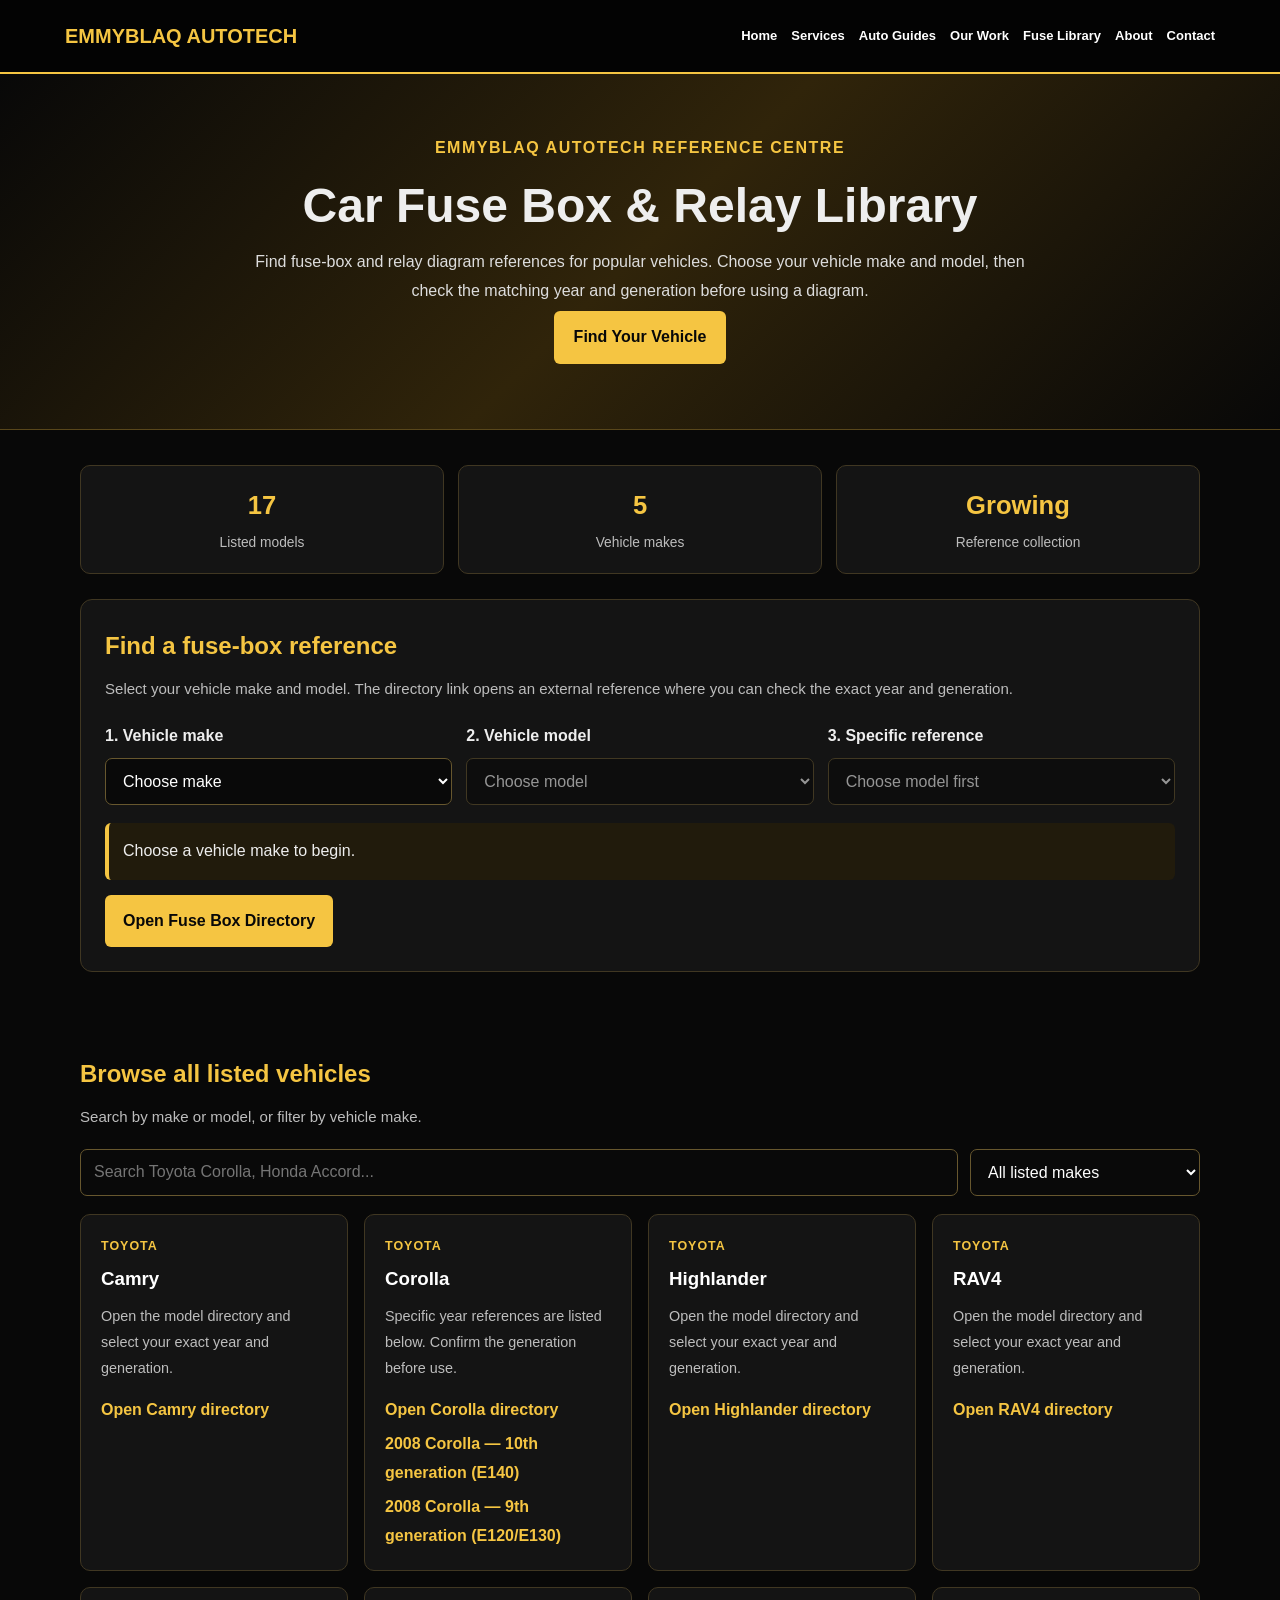
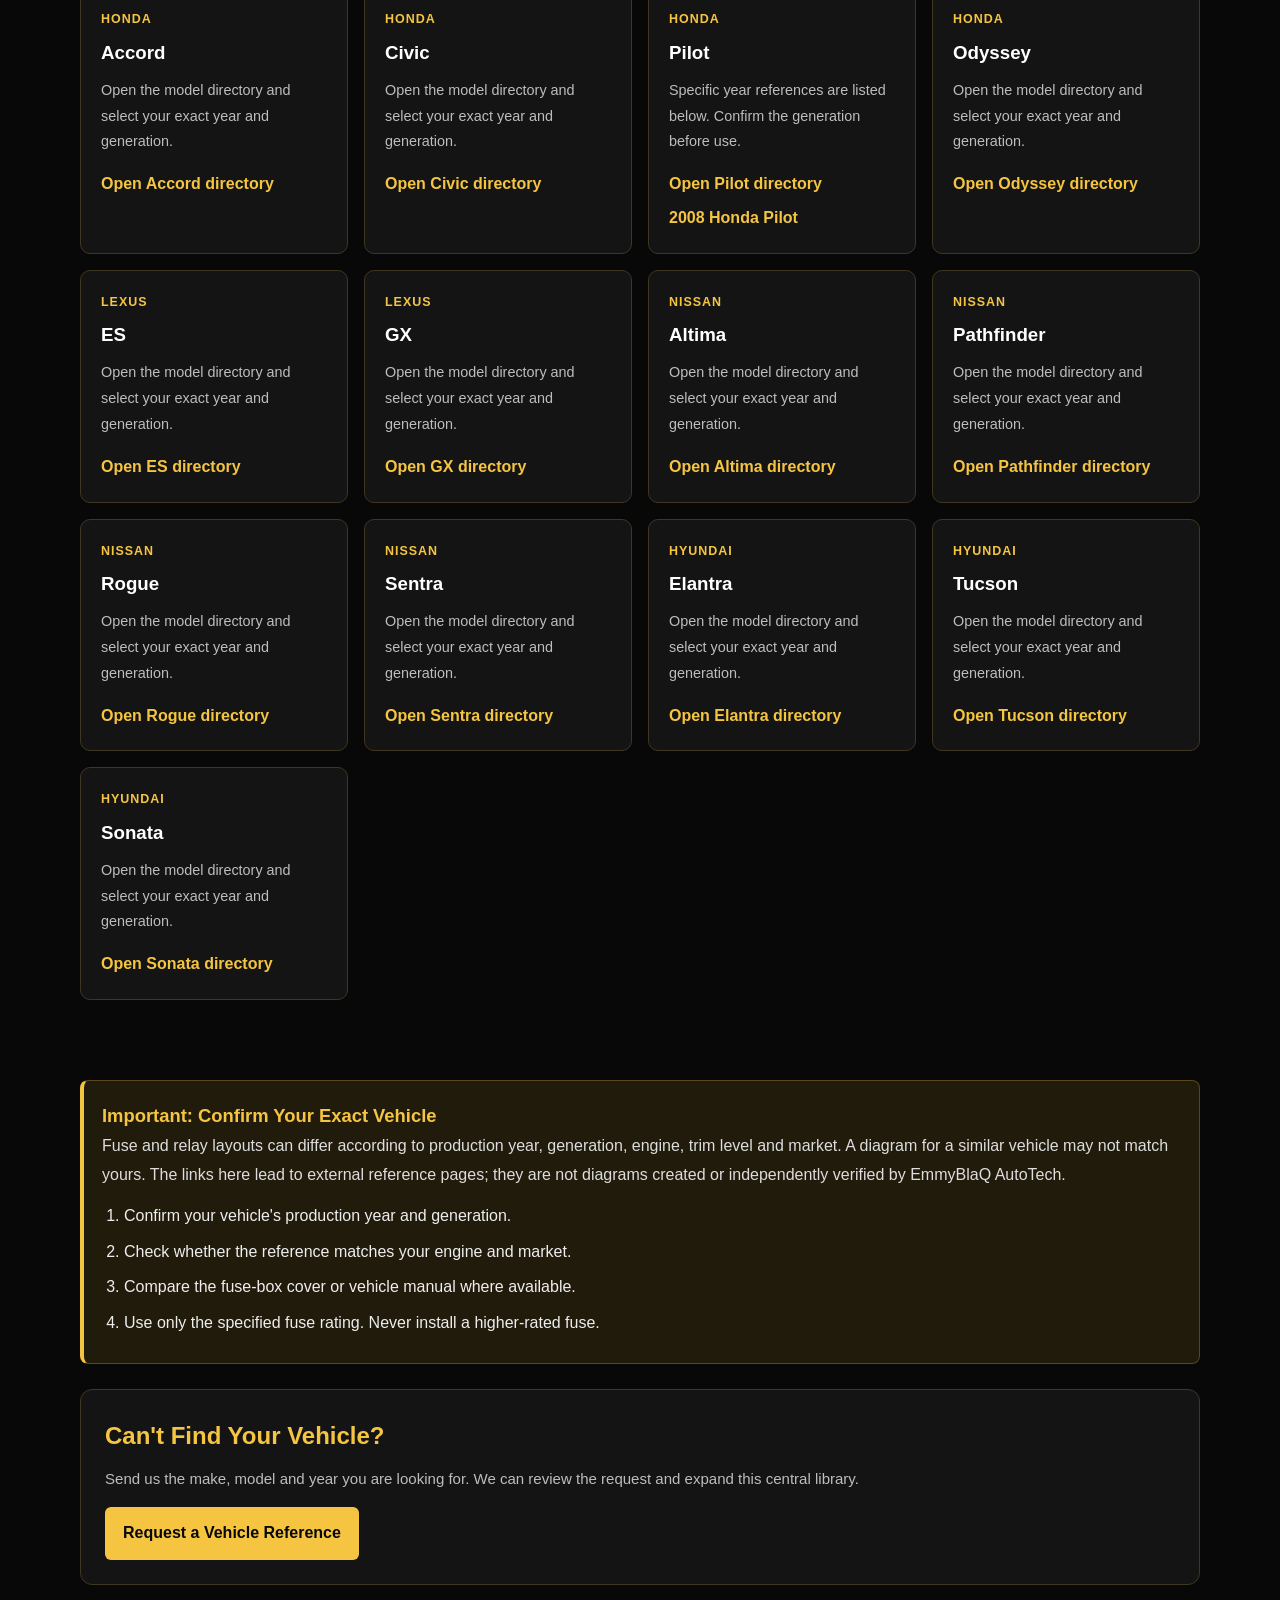
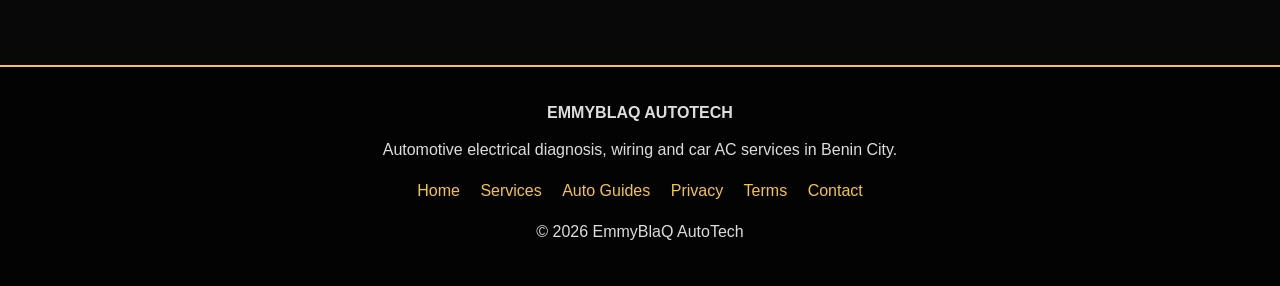
<file: fuse-library.html>
<!DOCTYPE html>
<html lang="en">
<head>
<meta charset="UTF-8">
<meta name="viewport" content="width=device-width, initial-scale=1">

<title>Car Fuse Box & Relay Library | EmmyBlaQ AutoTech</title>
<meta name="description" content="Search vehicle fuse box and relay diagram references for Toyota, Honda, Lexus, Nissan and Hyundai by make and model.">
<meta name="robots" content="index,follow">
<link rel="canonical" href="https://emmyblaqautotech.name.ng/fuse-library.html">
<link rel="stylesheet" href="style.css">

<style>
.library-hero {
  padding: 60px 5%;
  text-align: center;
  background: linear-gradient(135deg,#080808,#30240a,#080808);
  border-bottom: 1px solid #59471b;
}
.library-hero .eyebrow {
  color: var(--gold);
  font-weight: bold;
  letter-spacing: 1.5px;
}
.library-hero h1 {
  font-size: clamp(30px,6vw,48px);
  line-height: 1.2;
  margin: 14px 0;
}
.library-hero p {
  max-width: 780px;
  margin: auto;
  color: #ddd;
}
.library-wrap {
  width: min(1120px,92%);
  margin: auto;
}
.library-main {
  padding: 35px 0 55px;
}
.library-stats {
  display: grid;
  grid-template-columns: repeat(3,1fr);
  gap: 14px;
  margin-bottom: 25px;
}
.library-stat {
  background: var(--dark);
  border: 1px solid #403722;
  border-radius: 10px;
  padding: 16px;
  text-align: center;
}
.library-stat strong {
  display: block;
  color: var(--gold);
  font-size: 1.6rem;
}
.library-stat span {
  color: var(--muted);
  font-size: .86rem;
}
.library-panel {
  background: var(--dark);
  border: 1px solid #403722;
  border-radius: 12px;
  padding: 24px;
  margin-bottom: 25px;
}
.library-panel h2,
.library-section-title {
  color: var(--gold);
  margin-bottom: 8px;
}
.library-note {
  color: var(--muted);
  font-size: .94rem;
}
.library-controls {
  display: grid;
  grid-template-columns: repeat(3,1fr);
  gap: 14px;
  margin-top: 20px;
}
.library-controls label {
  display: block;
  font-weight: bold;
  margin-bottom: 7px;
}
.library-controls select,
.library-search input,
.library-search select {
  width: 100%;
  padding: 13px;
  border-radius: 7px;
  border: 1px solid #67572e;
  background: #090909;
  color: white;
  font-size: 1rem;
}
.library-controls select:disabled {
  opacity: .55;
}
.library-status {
  padding: 14px;
  background: #211b0c;
  border-left: 4px solid var(--gold);
  border-radius: 6px;
  margin-top: 18px;
}
.library-button {
  display: inline-block;
  background: var(--gold);
  color: #080808;
  padding: 12px 18px;
  border-radius: 6px;
  font-weight: bold;
  margin-top: 15px;
}
.library-search {
  display: grid;
  grid-template-columns: 1fr 230px;
  gap: 12px;
  margin: 18px 0;
}
.library-grid {
  display: grid;
  grid-template-columns: repeat(auto-fit,minmax(225px,1fr));
  gap: 16px;
}
.library-card {
  background: var(--dark);
  border: 1px solid #403722;
  border-radius: 10px;
  padding: 20px;
  overflow-wrap: anywhere;
}
.library-card .make-label {
  font-size: .78rem;
  letter-spacing: 1px;
  text-transform: uppercase;
  color: var(--gold);
  font-weight: bold;
}
.library-card h3 {
  color: white;
  margin: 5px 0 8px;
}
.library-card p {
  font-size: .9rem;
  color: var(--muted);
  margin-bottom: 10px;
}
.library-card a {
  display: inline-block;
  color: var(--gold);
  font-weight: bold;
  margin: 5px 12px 0 0;
}
.library-card[hidden] {
  display: none;
}
.library-warning {
  background: #211b0c;
  border: 1px solid #59471b;
  border-left: 4px solid var(--gold);
  border-radius: 8px;
  padding: 18px;
  margin: 25px 0;
}
.library-warning h2 {
  color: var(--gold);
  font-size: 1.15rem;
}
.library-warning p {
  color: #ddd;
}
.library-steps {
  padding-left: 22px;
  margin-top: 12px;
}
.library-steps li {
  margin: 7px 0;
}
@media(max-width:700px) {
  .library-controls,
  .library-search {
    grid-template-columns: 1fr;
  }
  .library-stats {
    gap: 8px;
  }
  .library-stat {
    padding: 12px 5px;
  }
  .library-stat strong {
    font-size: 1.3rem;
  }
  .library-hero {
    padding: 45px 5%;
  }
}
</style>
</head>

<body>

<header>
  <div class="navbar">
    <a class="brand" href="index.html">EMMYBLAQ AUTOTECH</a>
    <nav aria-label="Main navigation">
      <a href="index.html">Home</a>
      <a href="services.html">Services</a>
      <a href="guides.html">Auto Guides</a>
      <a href="gallery.html">Our Work</a>
      <a href="fuse-library.html">Fuse Library</a>
      <a href="about.html">About</a>
      <a href="contact.html">Contact</a>
    </nav>
  </div>
</header>

<section class="library-hero">
  <div class="eyebrow">EMMYBLAQ AUTOTECH REFERENCE CENTRE</div>
  <h1>Car Fuse Box & Relay Library</h1>
  <p>
    Find fuse-box and relay diagram references for popular vehicles.
    Choose your vehicle make and model, then check the matching year
    and generation before using a diagram.
  </p>
  <a class="button" href="#vehicle-finder">Find Your Vehicle</a>
</section>

<main class="library-wrap library-main">

  <div class="library-stats">
    <div class="library-stat">
      <strong id="modelCount">17</strong>
      <span>Listed models</span>
    </div>
    <div class="library-stat">
      <strong id="makeCount">5</strong>
      <span>Vehicle makes</span>
    </div>
    <div class="library-stat">
      <strong>Growing</strong>
      <span>Reference collection</span>
    </div>
  </div>

  <section class="library-panel" id="vehicle-finder">
    <h2>Find a fuse-box reference</h2>
    <p class="library-note">
      Select your vehicle make and model. The directory link opens
      an external reference where you can check the exact year and generation.
    </p>

    <div class="library-controls">
      <div>
        <label for="make">1. Vehicle make</label>
        <select id="make">
          <option value="">Choose make</option>
        </select>
      </div>

      <div>
        <label for="model">2. Vehicle model</label>
        <select id="model" disabled>
          <option value="">Choose model</option>
        </select>
      </div>

      <div>
        <label for="year">3. Specific reference</label>
        <select id="year" disabled>
          <option value="">Choose model first</option>
        </select>
      </div>
    </div>

    <div class="library-status" id="status" role="status" aria-live="polite">
      Choose a vehicle make to begin.
    </div>

    <a class="library-button"
       id="openLink"
       href="https://www.startmycar.com/"
       target="_blank"
       rel="noopener noreferrer">
      Open Fuse Box Directory
    </a>
  </section>

  <section>
    <h2 class="library-section-title">Browse all listed vehicles</h2>
    <p class="library-note">
      Search by make or model, or filter by vehicle make.
    </p>

    <div class="library-search">
      <input
        id="search"
        type="search"
        placeholder="Search Toyota Corolla, Honda Accord..."
        aria-label="Search vehicle make or model">

      <select id="makeFilter" aria-label="Filter by vehicle make">
        <option value="">All listed makes</option>
      </select>
    </div>

    <div class="library-grid" id="cards"></div>

    <p id="noResults" class="library-note" hidden>
      No matching vehicle is listed yet. Contact us with the make,
      model and year you need.
    </p>
  </section>

  <section class="library-warning">
    <h2>Important: Confirm Your Exact Vehicle</h2>
    <p>
      Fuse and relay layouts can differ according to production year,
      generation, engine, trim level and market. A diagram for a similar
      vehicle may not match yours. The links here lead to external
      reference pages; they are not diagrams created or independently
      verified by EmmyBlaQ AutoTech.
    </p>

    <ol class="library-steps">
      <li>Confirm your vehicle's production year and generation.</li>
      <li>Check whether the reference matches your engine and market.</li>
      <li>Compare the fuse-box cover or vehicle manual where available.</li>
      <li>Use only the specified fuse rating. Never install a higher-rated fuse.</li>
    </ol>
  </section>

  <section class="library-panel">
    <h2>Can't Find Your Vehicle?</h2>
    <p class="library-note">
      Send us the make, model and year you are looking for.
      We can review the request and expand this central library.
    </p>

    <a class="library-button"
       href="https://wa.me/2349119330397?text=Hello%20EmmyBlaQ%20AutoTech%2C%20I%20want%20to%20request%20a%20vehicle%20fuse%20box%20reference.">
      Request a Vehicle Reference
    </a>
  </section>

</main>

<footer>
  <strong>EMMYBLAQ AUTOTECH</strong>
  <p>Automotive electrical diagnosis, wiring and car AC services in Benin City.</p>
  <a href="index.html">Home</a>
  <a href="services.html">Services</a>
  <a href="guides.html">Auto Guides</a>
  <a href="privacy.html">Privacy</a>
  <a href="terms.html">Terms</a>
  <a href="contact.html">Contact</a>
  <p>© <span id="yearNow"></span> EmmyBlaQ AutoTech</p>
</footer>

<script>
const vehicles = [

  // TOYOTA
  {
    make:"Toyota",
    model:"Camry",
    url:"https://www.startmycar.com/toyota/camry/info/fusebox"
  },
  {
    make:"Toyota",
    model:"Corolla",
    url:"https://www.startmycar.com/toyota/corolla/info/fusebox",
    years:[
      {
        label:"2008 Corolla — 10th generation (E140)",
        url:"https://www.startmycar.com/toyota/corolla/info/fusebox/2008/10a-gen"
      },
      {
        label:"2008 Corolla — 9th generation (E120/E130)",
        url:"https://www.startmycar.com/toyota/corolla/info/fusebox/2008/9th-gen"
      }
    ]
  },
  {
    make:"Toyota",
    model:"Highlander",
    url:"https://www.startmycar.com/toyota/highlander/info/fusebox"
  },
  {
    make:"Toyota",
    model:"RAV4",
    url:"https://www.startmycar.com/toyota/rav4/info/fusebox"
  },

  // HONDA
  {
    make:"Honda",
    model:"Accord",
    url:"https://www.startmycar.com/honda/accord/info/fusebox"
  },
  {
    make:"Honda",
    model:"Civic",
    url:"https://www.startmycar.com/honda/civic/info/fusebox"
  },
  {
    make:"Honda",
    model:"Pilot",
    url:"https://www.startmycar.com/honda/pilot/info/fusebox",
    years:[
      {
        label:"2008 Honda Pilot",
        url:"https://www.startmycar.com/honda/pilot/info/fusebox/2008"
      }
    ]
  },
  {
    make:"Honda",
    model:"Odyssey",
    url:"https://www.startmycar.com/honda/odyssey/info/fusebox"
  },

  // LEXUS
  {
    make:"Lexus",
    model:"ES",
    url:"https://www.startmycar.com/lexus/es/info/fusebox"
  },
  {
    make:"Lexus",
    model:"GX",
    url:"https://www.startmycar.com/us/lexus/gx/info/fusebox"
  },

  // NISSAN
  {
    make:"Nissan",
    model:"Altima",
    url:"https://www.startmycar.com/nissan/altima/info/fusebox"
  },
  {
    make:"Nissan",
    model:"Pathfinder",
    url:"https://www.startmycar.com/nissan/pathfinder/info/fusebox"
  },
  {
    make:"Nissan",
    model:"Rogue",
    url:"https://www.startmycar.com/nissan/rogue/info/fusebox"
  },
  {
    make:"Nissan",
    model:"Sentra",
    url:"https://www.startmycar.com/nissan/sentra/info/fusebox"
  },

  // HYUNDAI
  {
    make:"Hyundai",
    model:"Elantra",
    url:"https://www.startmycar.com/nz/hyundai/elantra/info/fusebox"
  },
  {
    make:"Hyundai",
    model:"Tucson",
    url:"https://www.startmycar.com/hyundai/tucson/info/fusebox"
  },
  {
    make:"Hyundai",
    model:"Sonata",
    url:"https://www.startmycar.com/hyundai/sonata/info/fusebox"
  }

];

const makeEl = document.getElementById("make");
const modelEl = document.getElementById("model");
const yearEl = document.getElementById("year");
const statusEl = document.getElementById("status");
const openLink = document.getElementById("openLink");
const searchEl = document.getElementById("search");
const filterEl = document.getElementById("makeFilter");
const cardsEl = document.getElementById("cards");

const makes = [...new Set(vehicles.map(v => v.make))].sort();

document.getElementById("modelCount").textContent = vehicles.length;
document.getElementById("makeCount").textContent = makes.length;
document.getElementById("yearNow").textContent = new Date().getFullYear();

makes.forEach(make => {
  const option = document.createElement("option");
  option.value = make;
  option.textContent = make;
  makeEl.appendChild(option);

  const filterOption = document.createElement("option");
  filterOption.value = make;
  filterOption.textContent = make;
  filterEl.appendChild(filterOption);
});

function renderCards() {
  cardsEl.innerHTML = "";

  const query = searchEl.value.toLowerCase().trim();
  const selectedMake = filterEl.value;

  const filtered = vehicles.filter(v => {
    const matchesSearch =
      (v.make + " " + v.model).toLowerCase().includes(query);

    const matchesMake =
      !selectedMake || v.make === selectedMake;

    return matchesSearch && matchesMake;
  });

  filtered.forEach(v => {
    const card = document.createElement("article");
    card.className = "library-card";

    const make = document.createElement("div");
    make.className = "make-label";
    make.textContent = v.make;

    const title = document.createElement("h3");
    title.textContent = v.model;

    const description = document.createElement("p");
    description.textContent = v.years?.length
      ? "Specific year references are listed below. Confirm the generation before use."
      : "Open the model directory and select your exact year and generation.";

    const link = document.createElement("a");
    link.href = v.url;
    link.target = "_blank";
    link.rel = "noopener noreferrer";
    link.textContent = "Open " + v.model + " directory";

    card.append(make, title, description, link);

    (v.years || []).forEach(item => {
      const yearLink = document.createElement("a");
      yearLink.href = item.url;
      yearLink.target = "_blank";
      yearLink.rel = "noopener noreferrer";
      yearLink.textContent = item.label;
      card.appendChild(yearLink);
    });

    cardsEl.appendChild(card);
  });

  document.getElementById("noResults").hidden = filtered.length > 0;
}

function resetYear() {
  yearEl.innerHTML =
    '<option value="">Choose specific reference</option>';
  yearEl.disabled = true;
}

function selectedVehicle() {
  return vehicles.find(v =>
    v.make === makeEl.value &&
    v.model === modelEl.value
  );
}

function updateMake() {
  modelEl.innerHTML = '<option value="">Choose model</option>';
  resetYear();

  modelEl.disabled = !makeEl.value;

  vehicles
    .filter(v => v.make === makeEl.value)
    .forEach(v => {
      const option = document.createElement("option");
      option.value = v.model;
      option.textContent = v.model;
      modelEl.appendChild(option);
    });

  openLink.href = "https://www.startmycar.com/";
  openLink.textContent = "Open Fuse Box Directory";

  statusEl.textContent = makeEl.value
    ? "Now choose your vehicle model."
    : "Choose a vehicle make to begin.";
}

function updateModel() {
  resetYear();

  const vehicle = selectedVehicle();
  if (!vehicle) return;

  openLink.href = vehicle.url;
  openLink.textContent =
    "Open " + vehicle.make + " " + vehicle.model + " directory";

  if (vehicle.years?.length) {
    vehicle.years.forEach((item, index) => {
      const option = document.createElement("option");
      option.value = String(index);
      option.textContent = item.label;
      yearEl.appendChild(option);
    });

    yearEl.disabled = false;
    statusEl.textContent =
      "A specific year reference is available. Select it.";
  } else {
    statusEl.textContent =
      "Open the model directory and select your exact year and generation there.";
  }
}

function updateYear() {
  const vehicle = selectedVehicle();
  if (!vehicle) return;

  const item = vehicle.years?.[Number(yearEl.value)];
  if (!item) return;

  openLink.href = item.url;
  openLink.textContent = "Open " + item.label + " reference";

  statusEl.textContent =
    item.label + " selected. Confirm the vehicle market and details.";
}

makeEl.addEventListener("change", updateMake);
modelEl.addEventListener("change", updateModel);
yearEl.addEventListener("change", updateYear);
searchEl.addEventListener("input", renderCards);
filterEl.addEventListener("change", renderCards);

renderCards();
</script>

</body>
</html>
</file>
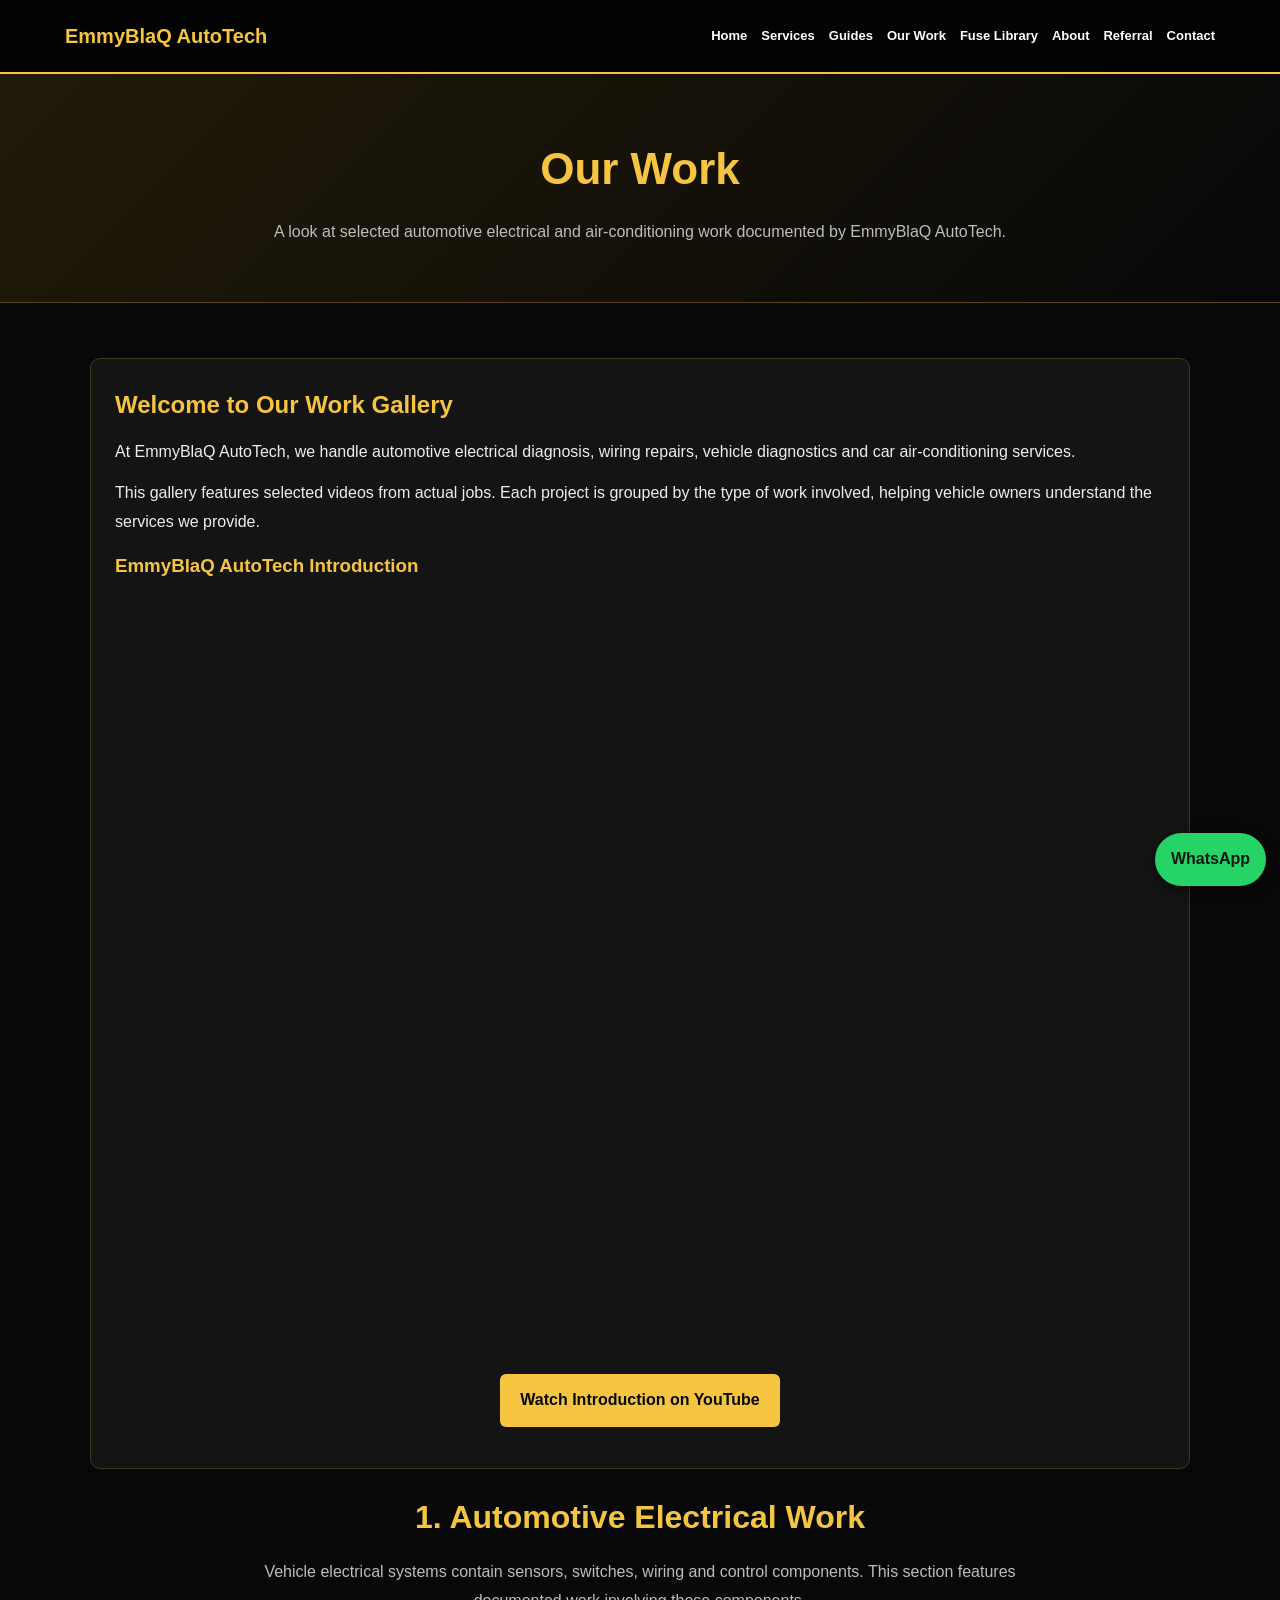
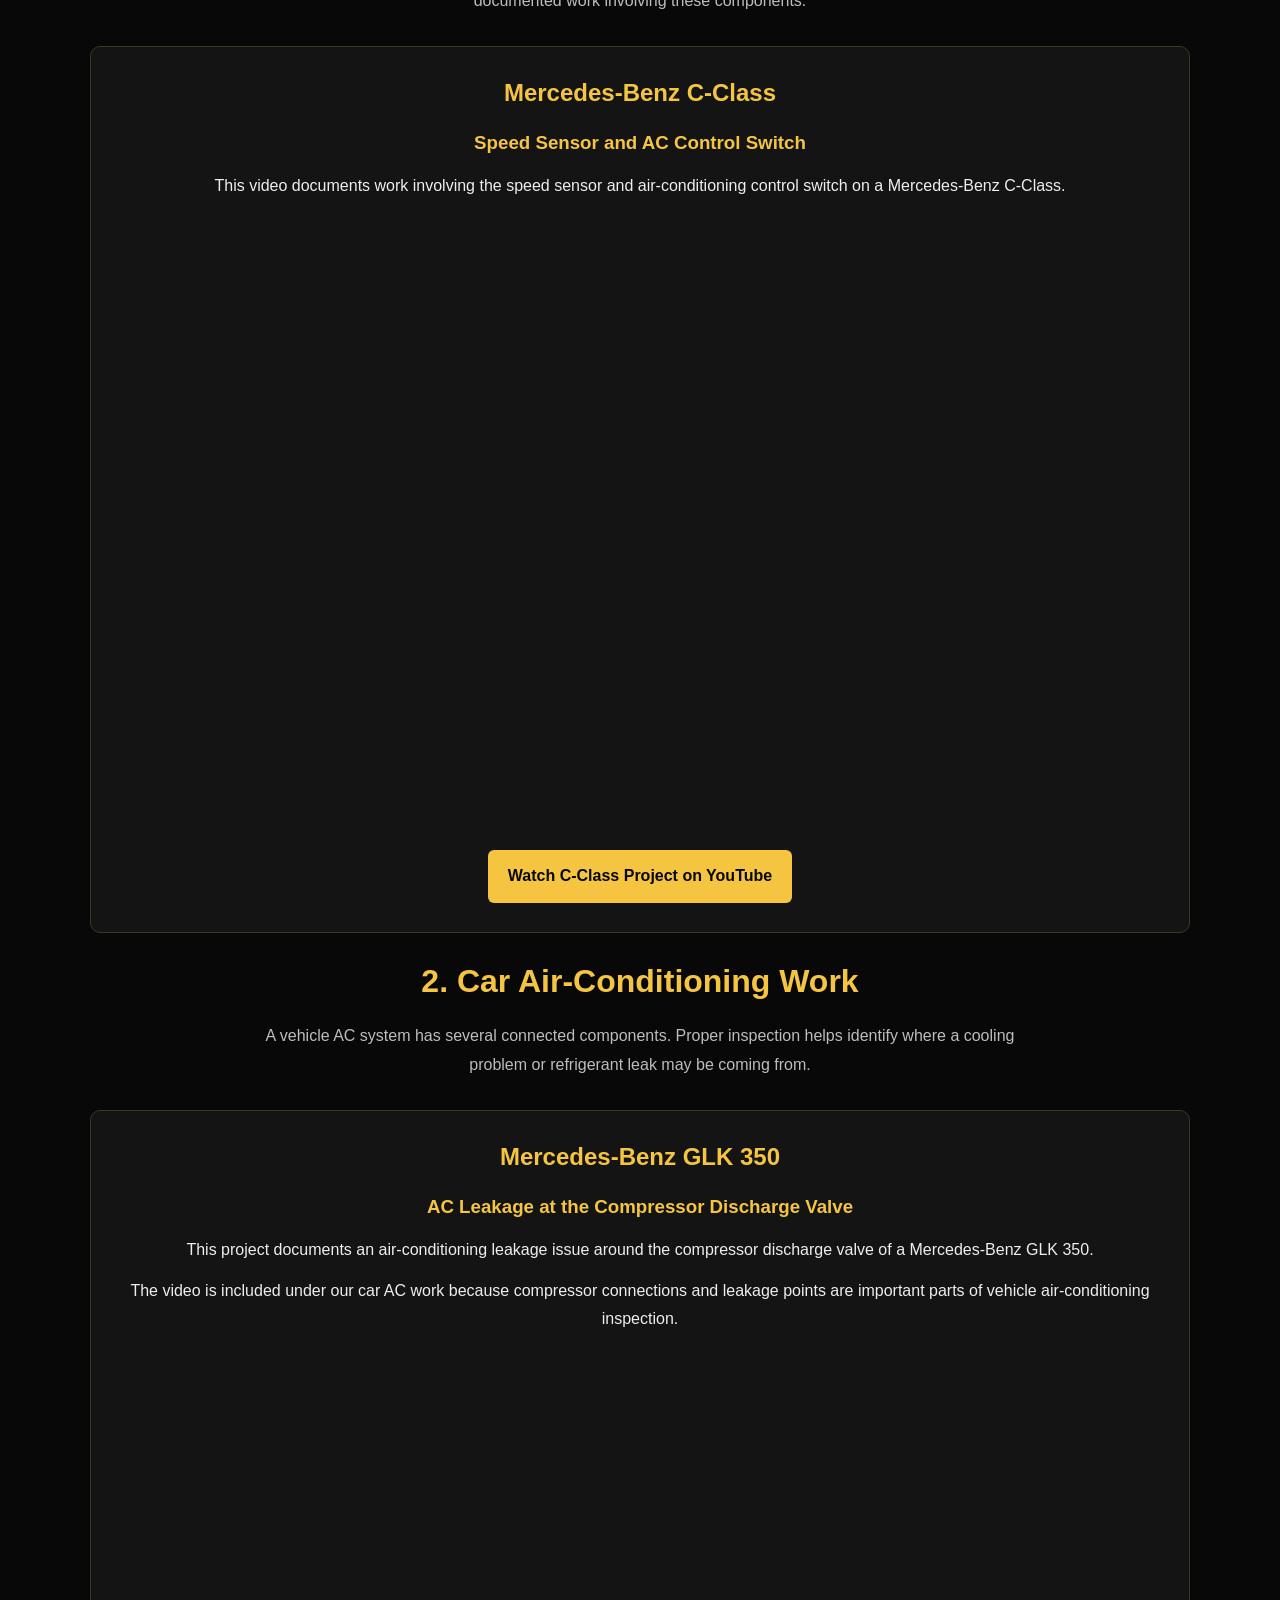
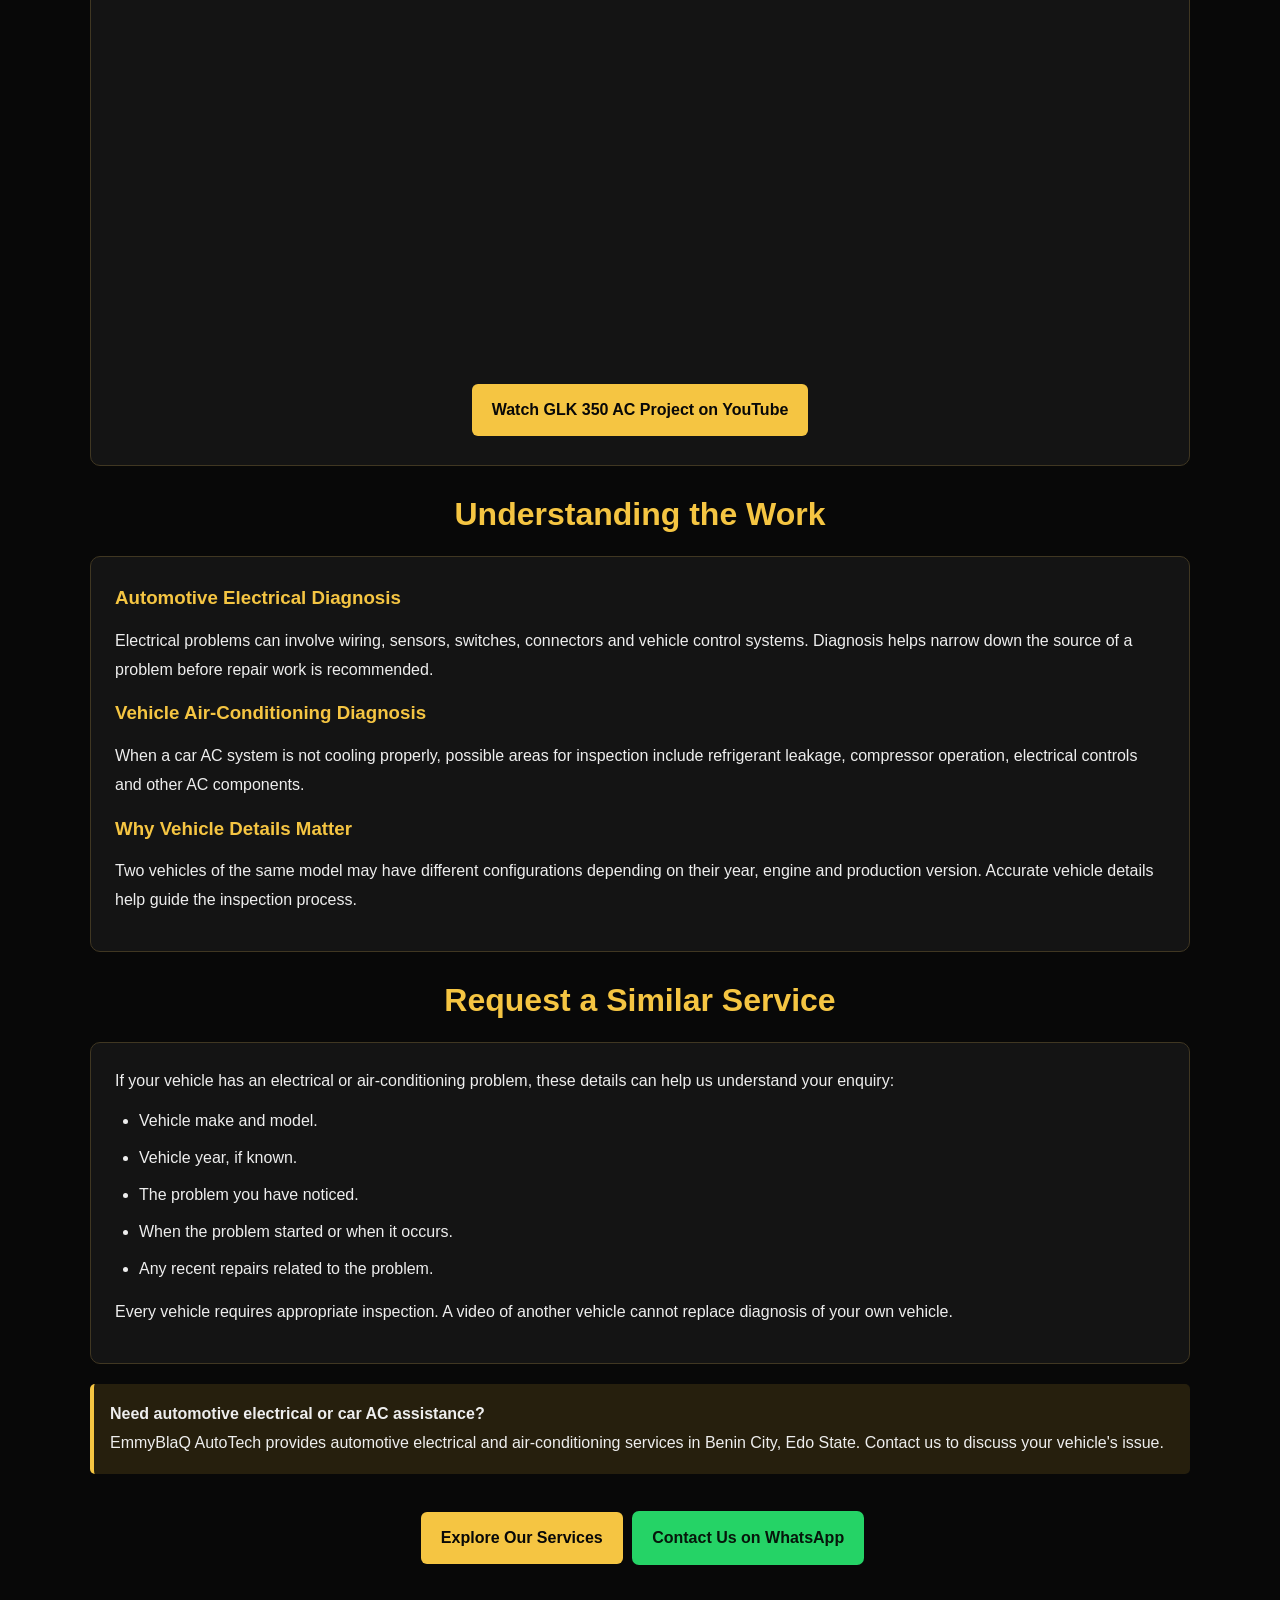
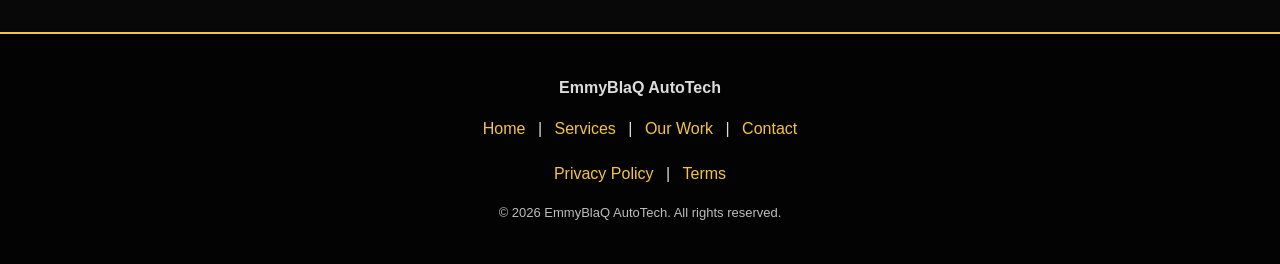
<file: gallery.html>
<!DOCTYPE html>
<html lang="en">
<head>
  <meta charset="UTF-8">
  <meta name="viewport" content="width=device-width, initial-scale=1.0">

  <title>Our Work | EmmyBlaQ AutoTech Benin City</title>

  <meta name="description" content="See real automotive electrical and car AC work documented by EmmyBlaQ AutoTech in Benin City, Edo State.">

  <link rel="canonical" href="https://emmyblaqautotech.name.ng/gallery.html">
  <link rel="stylesheet" href="style.css">
</head>

<body>

<header>
  <div class="navbar">
    <a class="brand" href="index.html">EmmyBlaQ AutoTech</a>

    <nav>
      <a href="index.html">Home</a>
      <a href="services.html">Services</a>
      <a href="guides.html">Guides</a>
      <a href="gallery.html">Our Work</a>
      <a href="fuse-library.html">Fuse Library</a>
      <a href="about.html">About</a>
      <a href="referral.html">Referral</a>
      <a href="contact.html">Contact</a>
    </nav>
  </div>
</header>

<div class="page-heading">
  <h1>Our Work</h1>
  <p>
    A look at selected automotive electrical and air-conditioning
    work documented by EmmyBlaQ AutoTech.
  </p>
</div>

<main class="container">
<section>

  <div class="article">
    <h2>Welcome to Our Work Gallery</h2>

    <p>
      At EmmyBlaQ AutoTech, we handle automotive electrical
      diagnosis, wiring repairs, vehicle diagnostics and car
      air-conditioning services.
    </p>

    <p>
      This gallery features selected videos from actual jobs.
      Each project is grouped by the type of work involved,
      helping vehicle owners understand the services we provide.
    </p>

    <h3>EmmyBlaQ AutoTech Introduction</h3>

    <div style="position:relative;width:100%;max-width:420px;margin:20px auto;aspect-ratio:9/16;">
      <iframe
        src="https://www.youtube-nocookie.com/embed/KPlUIZ87U0Q"
        title="EmmyBlaQ AutoTech Introduction"
        style="position:absolute;inset:0;width:100%;height:100%;border:0;border-radius:10px;"
        loading="lazy"
        allow="accelerometer;autoplay;clipboard-write;encrypted-media;gyroscope;picture-in-picture;web-share"
        referrerpolicy="strict-origin-when-cross-origin"
        allowfullscreen>
      </iframe>
    </div>

    <p class="center">
      <a class="button"
         href="https://youtube.com/shorts/KPlUIZ87U0Q"
         target="_blank"
         rel="noopener noreferrer">
        Watch Introduction on YouTube
      </a>
    </p>
  </div>


  <!-- AUTOMOTIVE ELECTRICAL WORK -->

  <h2 class="section-title">1. Automotive Electrical Work</h2>

  <p class="section-intro">
    Vehicle electrical systems contain sensors, switches,
    wiring and control components. This section features
    documented work involving these components.
  </p>

  <article class="card center">

    <h2>Mercedes-Benz C-Class</h2>

    <h3>Speed Sensor and AC Control Switch</h3>

    <p>
      This video documents work involving the speed sensor
      and air-conditioning control switch on a Mercedes-Benz
      C-Class.
    </p>

    <div style="position:relative;width:100%;aspect-ratio:9/16;max-width:340px;margin:20px auto;">
      <iframe
        src="https://www.youtube-nocookie.com/embed/Nissb3iiUBw"
        title="Mercedes-Benz C-Class Speed Sensor and AC Control Switch Work"
        style="position:absolute;inset:0;width:100%;height:100%;border:0;border-radius:10px;"
        loading="lazy"
        allow="accelerometer;autoplay;clipboard-write;encrypted-media;gyroscope;picture-in-picture;web-share"
        referrerpolicy="strict-origin-when-cross-origin"
        allowfullscreen>
      </iframe>
    </div>

    <a class="button"
       href="https://youtube.com/shorts/Nissb3iiUBw"
       target="_blank"
       rel="noopener noreferrer">
      Watch C-Class Project on YouTube
    </a>

  </article>


  <!-- CAR AIR CONDITIONING WORK -->

  <h2 class="section-title">2. Car Air-Conditioning Work</h2>

  <p class="section-intro">
    A vehicle AC system has several connected components.
    Proper inspection helps identify where a cooling problem
    or refrigerant leak may be coming from.
  </p>

  <article class="card center">

    <h2>Mercedes-Benz GLK 350</h2>

    <h3>AC Leakage at the Compressor Discharge Valve</h3>

    <p>
      This project documents an air-conditioning leakage issue
      around the compressor discharge valve of a Mercedes-Benz
      GLK 350.
    </p>

    <p>
      The video is included under our car AC work because
      compressor connections and leakage points are important
      parts of vehicle air-conditioning inspection.
    </p>

    <div style="position:relative;width:100%;aspect-ratio:9/16;max-width:340px;margin:20px auto;">
      <iframe
        src="https://www.youtube-nocookie.com/embed/llqs_rTjWdQ"
        title="Mercedes-Benz GLK 350 AC Leakage at Compressor Discharge Valve"
        style="position:absolute;inset:0;width:100%;height:100%;border:0;border-radius:10px;"
        loading="lazy"
        allow="accelerometer;autoplay;clipboard-write;encrypted-media;gyroscope;picture-in-picture;web-share"
        referrerpolicy="strict-origin-when-cross-origin"
        allowfullscreen>
      </iframe>
    </div>

    <a class="button"
       href="https://youtube.com/shorts/llqs_rTjWdQ"
       target="_blank"
       rel="noopener noreferrer">
      Watch GLK 350 AC Project on YouTube
    </a>

  </article>


  <!-- UNDERSTANDING THE PROJECTS -->

  <h2 class="section-title">Understanding the Work</h2>

  <div class="article">

    <h3>Automotive Electrical Diagnosis</h3>

    <p>
      Electrical problems can involve wiring, sensors, switches,
      connectors and vehicle control systems. Diagnosis helps
      narrow down the source of a problem before repair work
      is recommended.
    </p>

    <h3>Vehicle Air-Conditioning Diagnosis</h3>

    <p>
      When a car AC system is not cooling properly, possible
      areas for inspection include refrigerant leakage,
      compressor operation, electrical controls and other
      AC components.
    </p>

    <h3>Why Vehicle Details Matter</h3>

    <p>
      Two vehicles of the same model may have different
      configurations depending on their year, engine and
      production version. Accurate vehicle details help
      guide the inspection process.
    </p>

  </div>


  <!-- INFORMATION FOR CUSTOMERS -->

  <h2 class="section-title">Request a Similar Service</h2>

  <div class="article">

    <p>
      If your vehicle has an electrical or air-conditioning
      problem, these details can help us understand your
      enquiry:
    </p>

    <ul>
      <li>Vehicle make and model.</li>
      <li>Vehicle year, if known.</li>
      <li>The problem you have noticed.</li>
      <li>When the problem started or when it occurs.</li>
      <li>Any recent repairs related to the problem.</li>
    </ul>

    <p>
      Every vehicle requires appropriate inspection.
      A video of another vehicle cannot replace diagnosis
      of your own vehicle.
    </p>

  </div>


  <!-- CONTACT -->

  <div class="notice">
    <strong>Need automotive electrical or car AC assistance?</strong>

    <p>
      EmmyBlaQ AutoTech provides automotive electrical
      and air-conditioning services in Benin City, Edo State.
      Contact us to discuss your vehicle's issue.
    </p>
  </div>

  <div class="center" style="margin-top:25px;">

    <a class="button" href="services.html">
      Explore Our Services
    </a>

    <a class="whatsapp-button"
       href="https://wa.me/2349119330397"
       target="_blank"
       rel="noopener noreferrer">
      Contact Us on WhatsApp
    </a>

  </div>

</section>
</main>


<footer>
  <p><strong>EmmyBlaQ AutoTech</strong></p>

  <p>
    <a href="index.html">Home</a> |
    <a href="services.html">Services</a> |
    <a href="gallery.html">Our Work</a> |
    <a href="contact.html">Contact</a>
  </p>

  <p>
    <a href="privacy.html">Privacy Policy</a> |
    <a href="terms.html">Terms</a>
  </p>

  <p class="small">
    &copy; 2026 EmmyBlaQ AutoTech. All rights reserved.
  </p>
</footer>

<a class="whatsapp-float"
   href="https://wa.me/2349119330397"
   target="_blank"
   rel="noopener noreferrer">
  WhatsApp
</a>

</body>
</html>
</file>
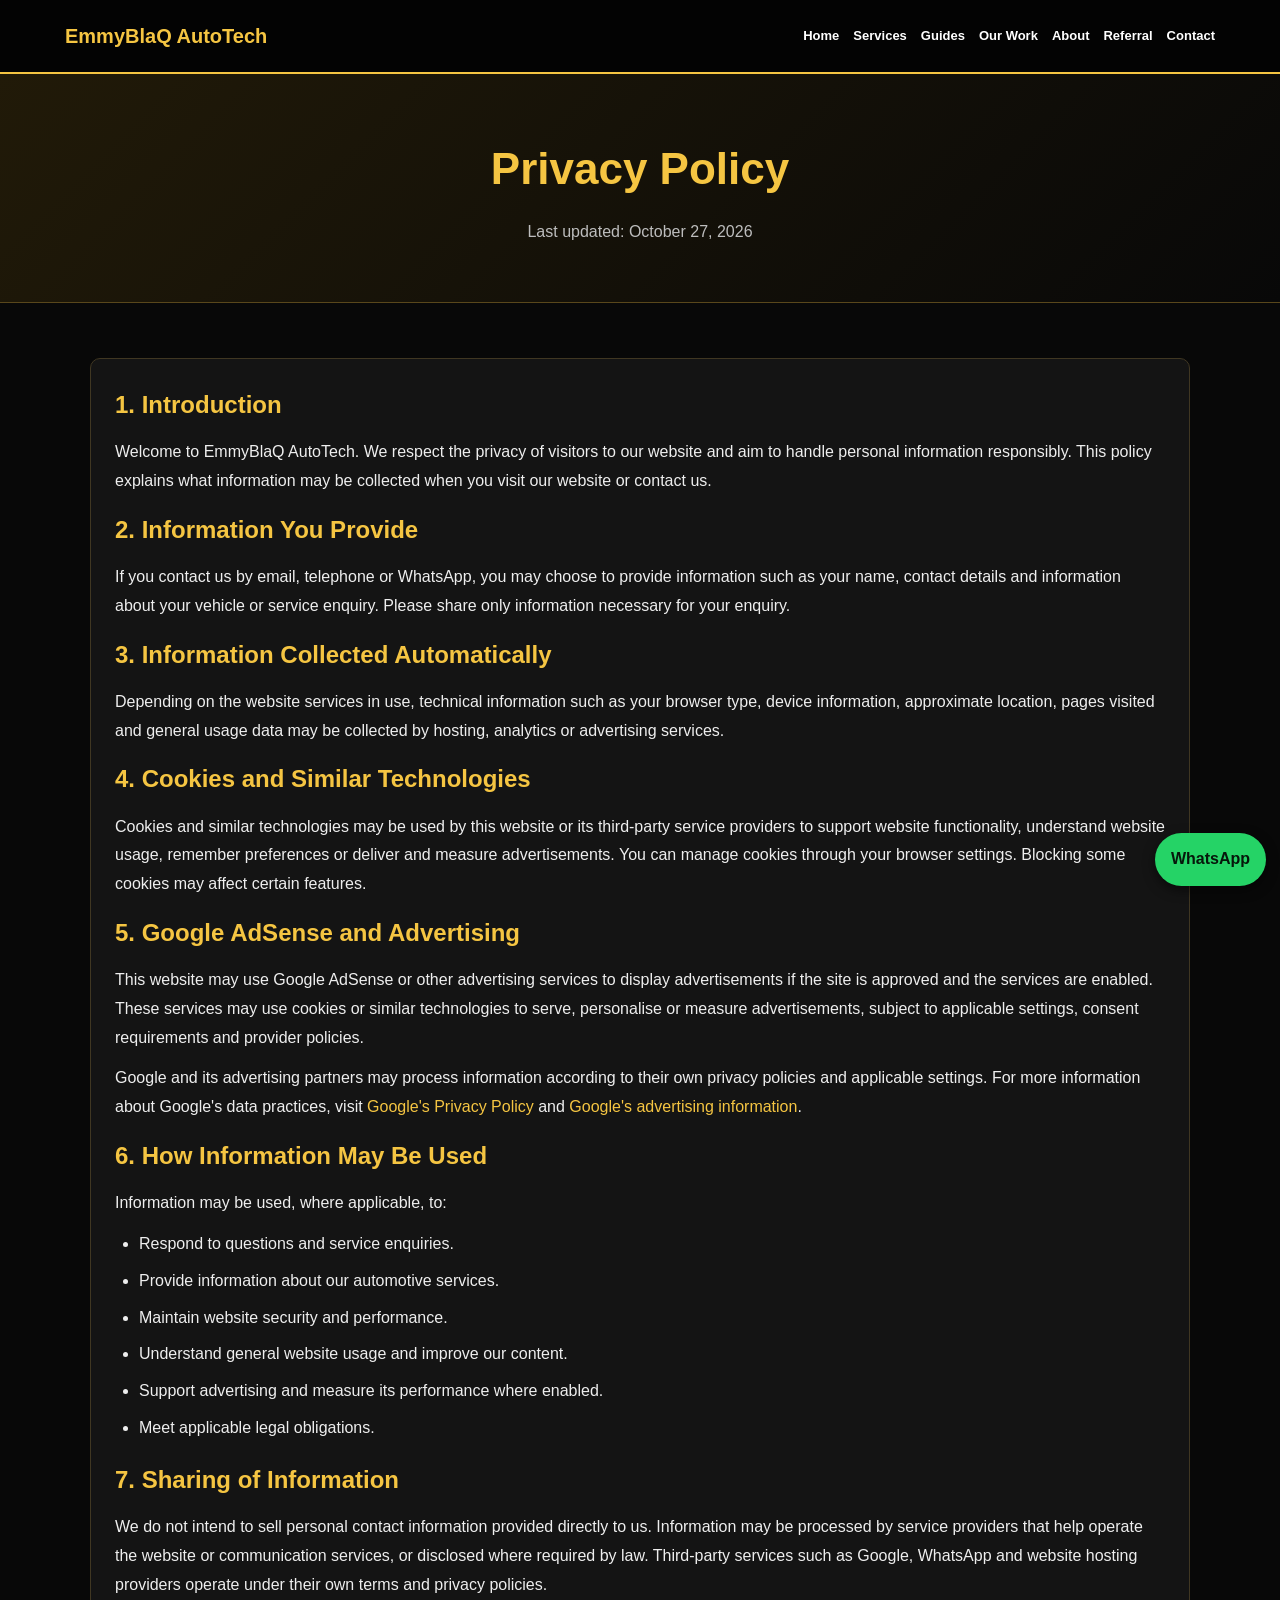
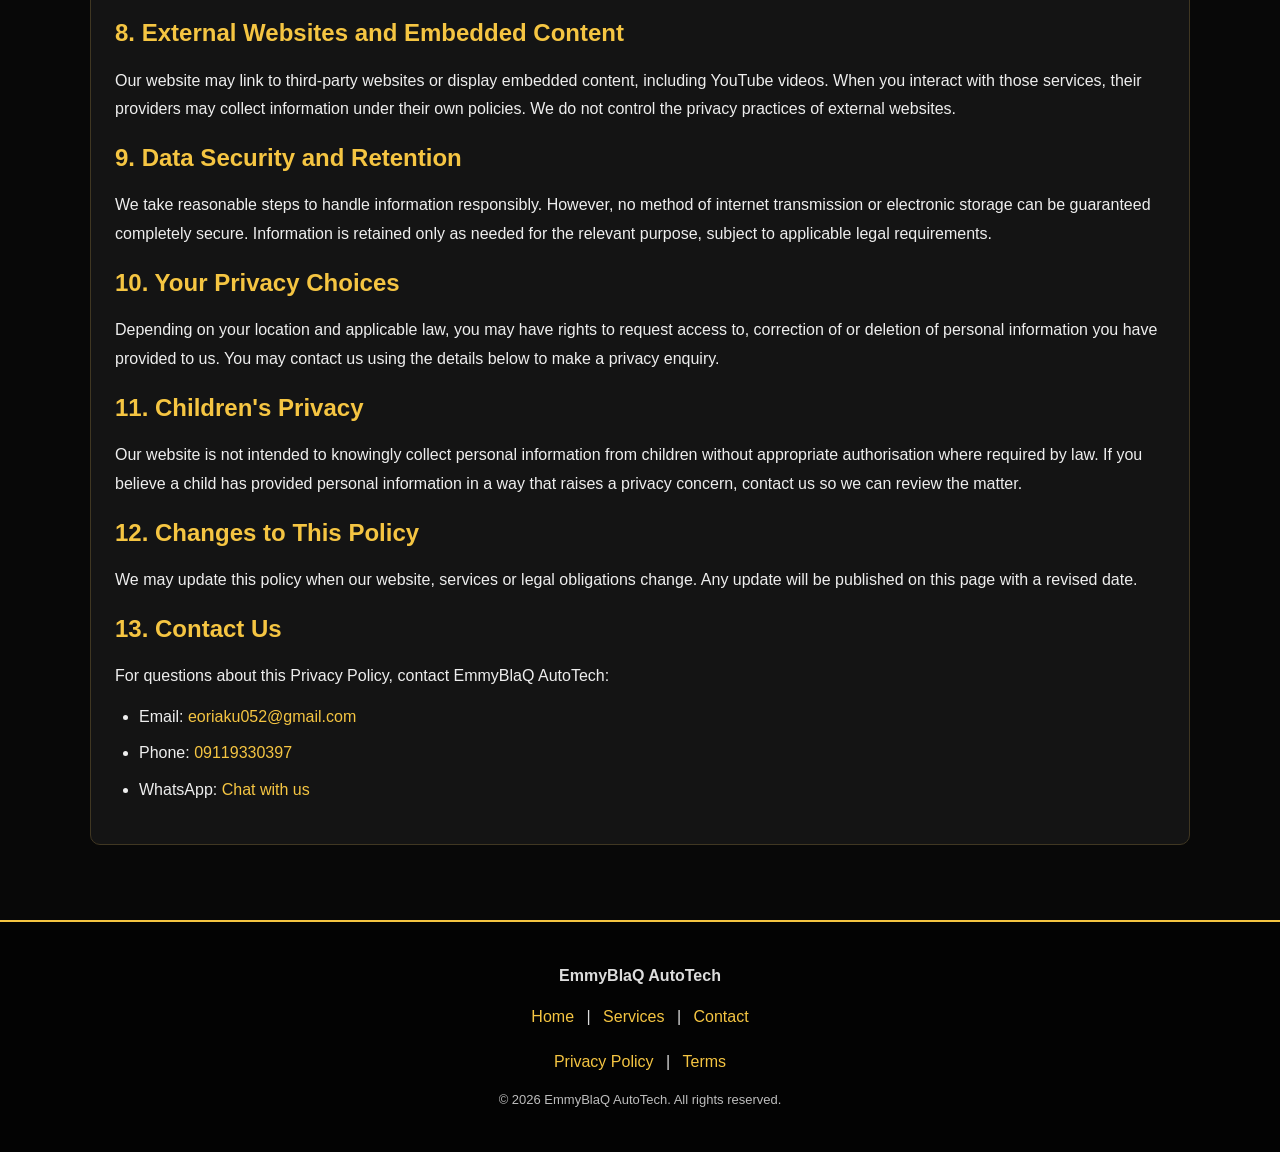
<file: privacy.html>
<!DOCTYPE html>
<html lang="en">
<head>
  <meta charset="UTF-8">
  <meta name="viewport" content="width=device-width, initial-scale=1.0">
  <meta name="description" content="Read the EmmyBlaQ AutoTech Privacy Policy to understand how information, cookies and advertising technologies may be used on our website.">
  <title>Privacy Policy | EmmyBlaQ AutoTech</title>
  <link rel="stylesheet" href="style.css">
</head>
<body>

<header>
  <div class="navbar">
    <a class="brand" href="index.html">EmmyBlaQ AutoTech</a>
    <nav>
      <a href="index.html">Home</a>
      <a href="services.html">Services</a>
      <a href="guides.html">Guides</a>
      <a href="gallery.html">Our Work</a>
      <a href="about.html">About</a>
      <a href="referral.html">Referral</a>
      <a href="contact.html">Contact</a>
    </nav>
  </div>
</header>

<div class="page-heading">
  <h1>Privacy Policy</h1>
  <p>Last updated: October 27, 2026</p>
</div>

<main class="container">
  <section>
    <article class="article">
      <h2>1. Introduction</h2>
      <p>
        Welcome to EmmyBlaQ AutoTech. We respect the privacy of visitors to our
        website and aim to handle personal information responsibly. This policy
        explains what information may be collected when you visit our website
        or contact us.
      </p>

      <h2>2. Information You Provide</h2>
      <p>
        If you contact us by email, telephone or WhatsApp, you may choose to
        provide information such as your name, contact details and information
        about your vehicle or service enquiry. Please share only information
        necessary for your enquiry.
      </p>

      <h2>3. Information Collected Automatically</h2>
      <p>
        Depending on the website services in use, technical information such as
        your browser type, device information, approximate location, pages
        visited and general usage data may be collected by hosting, analytics
        or advertising services.
      </p>

      <h2>4. Cookies and Similar Technologies</h2>
      <p>
        Cookies and similar technologies may be used by this website or its
        third-party service providers to support website functionality,
        understand website usage, remember preferences or deliver and measure
        advertisements. You can manage cookies through your browser settings.
        Blocking some cookies may affect certain features.
      </p>

      <h2>5. Google AdSense and Advertising</h2>
      <p>
        This website may use Google AdSense or other advertising services to
        display advertisements if the site is approved and the services are
        enabled. These services may use cookies or similar technologies to
        serve, personalise or measure advertisements, subject to applicable
        settings, consent requirements and provider policies.
      </p>
      <p>
        Google and its advertising partners may process information according
        to their own privacy policies and applicable settings. For more
        information about Google's data practices, visit
        <a href="https://policies.google.com/privacy" target="_blank"
           rel="noopener noreferrer">Google's Privacy Policy</a>
        and
        <a href="https://policies.google.com/technologies/ads" target="_blank"
           rel="noopener noreferrer">Google's advertising information</a>.
      </p>

      <h2>6. How Information May Be Used</h2>
      <p>Information may be used, where applicable, to:</p>
      <ul>
        <li>Respond to questions and service enquiries.</li>
        <li>Provide information about our automotive services.</li>
        <li>Maintain website security and performance.</li>
        <li>Understand general website usage and improve our content.</li>
        <li>Support advertising and measure its performance where enabled.</li>
        <li>Meet applicable legal obligations.</li>
      </ul>

      <h2>7. Sharing of Information</h2>
      <p>
        We do not intend to sell personal contact information provided directly
        to us. Information may be processed by service providers that help
        operate the website or communication services, or disclosed where
        required by law. Third-party services such as Google, WhatsApp and
        website hosting providers operate under their own terms and privacy
        policies.
      </p>

      <h2>8. External Websites and Embedded Content</h2>
      <p>
        Our website may link to third-party websites or display embedded
        content, including YouTube videos. When you interact with those
        services, their providers may collect information under their own
        policies. We do not control the privacy practices of external websites.
      </p>

      <h2>9. Data Security and Retention</h2>
      <p>
        We take reasonable steps to handle information responsibly. However,
        no method of internet transmission or electronic storage can be
        guaranteed completely secure. Information is retained only as needed
        for the relevant purpose, subject to applicable legal requirements.
      </p>

      <h2>10. Your Privacy Choices</h2>
      <p>
        Depending on your location and applicable law, you may have rights to
        request access to, correction of or deletion of personal information
        you have provided to us. You may contact us using the details below
        to make a privacy enquiry.
      </p>

      <h2>11. Children's Privacy</h2>
      <p>
        Our website is not intended to knowingly collect personal information
        from children without appropriate authorisation where required by law.
        If you believe a child has provided personal information in a way that
        raises a privacy concern, contact us so we can review the matter.
      </p>

      <h2>12. Changes to This Policy</h2>
      <p>
        We may update this policy when our website, services or legal
        obligations change. Any update will be published on this page with
        a revised date.
      </p>

      <h2>13. Contact Us</h2>
      <p>
        For questions about this Privacy Policy, contact EmmyBlaQ AutoTech:
      </p>
      <ul>
        <li>Email: <a href="mailto:eoriaku052@gmail.com">eoriaku052@gmail.com</a></li>
        <li>Phone: <a href="tel:+2349119330397">09119330397</a></li>
        <li>WhatsApp:
          <a href="https://wa.me/2349119330397"
             target="_blank" rel="noopener noreferrer">Chat with us</a>
        </li>
      </ul>
    </article>
  </section>
</main>

<footer>
  <p><strong>EmmyBlaQ AutoTech</strong></p>
  <p><a href="index.html">Home</a> |
     <a href="services.html">Services</a> |
     <a href="contact.html">Contact</a></p>
  <p><a href="privacy.html">Privacy Policy</a> |
     <a href="terms.html">Terms</a></p>
  <p class="small">&copy; 2026 EmmyBlaQ AutoTech. All rights reserved.</p>
</footer>

<a class="whatsapp-float"
   href="https://wa.me/2349119330397"
   target="_blank" rel="noopener noreferrer">WhatsApp</a>

</body>
</html>
</file>
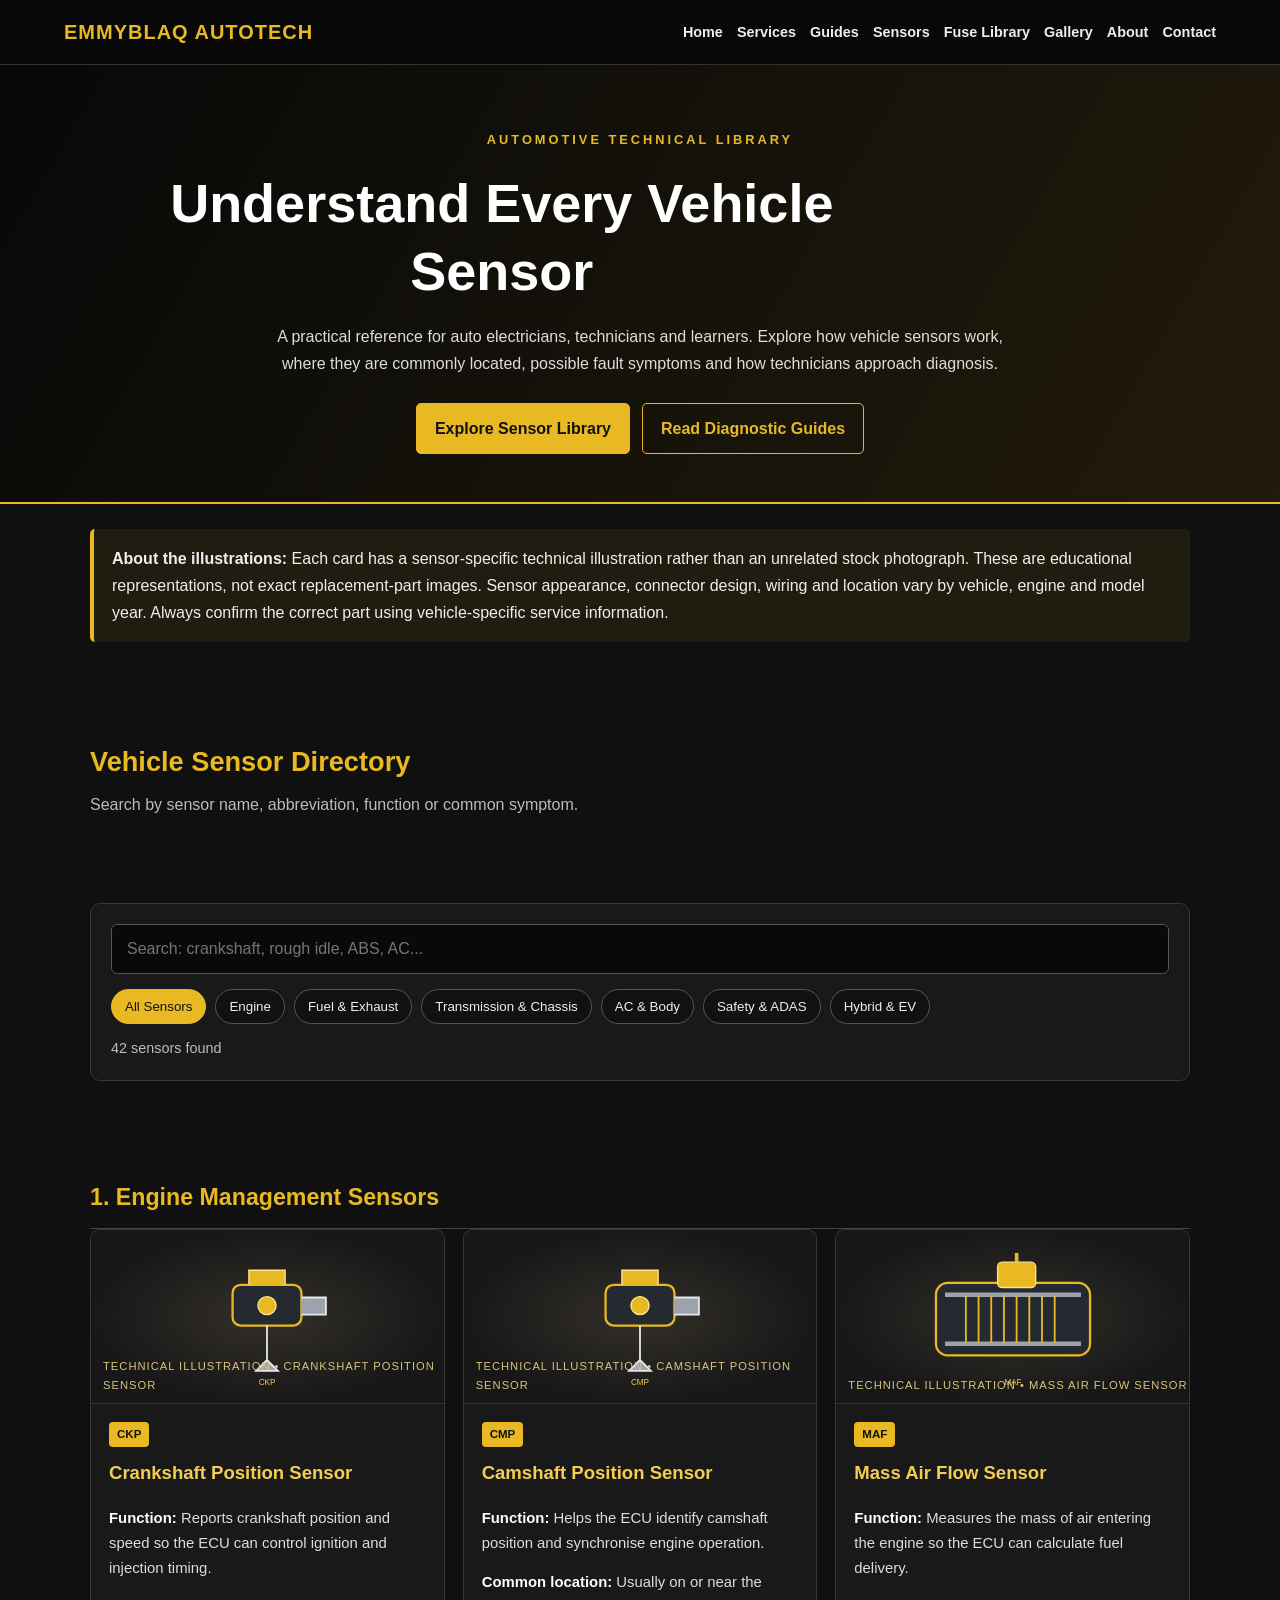
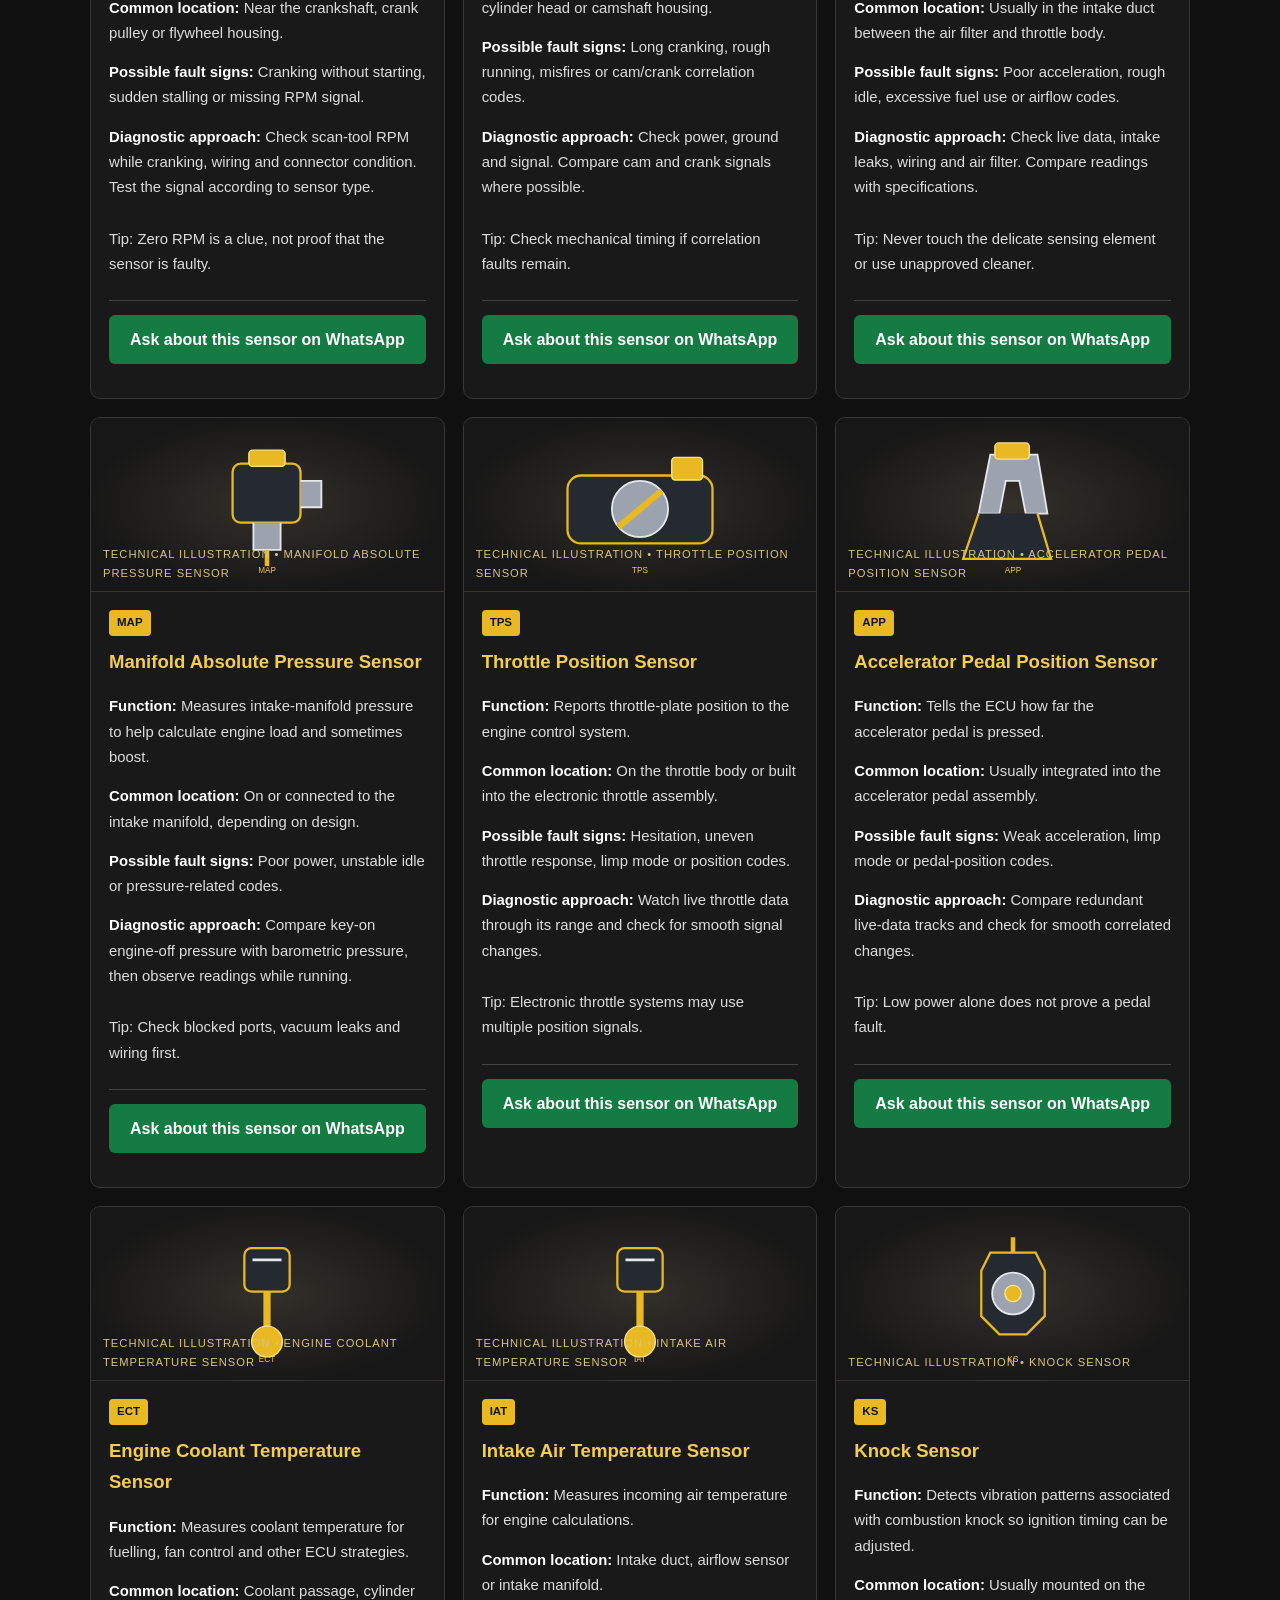
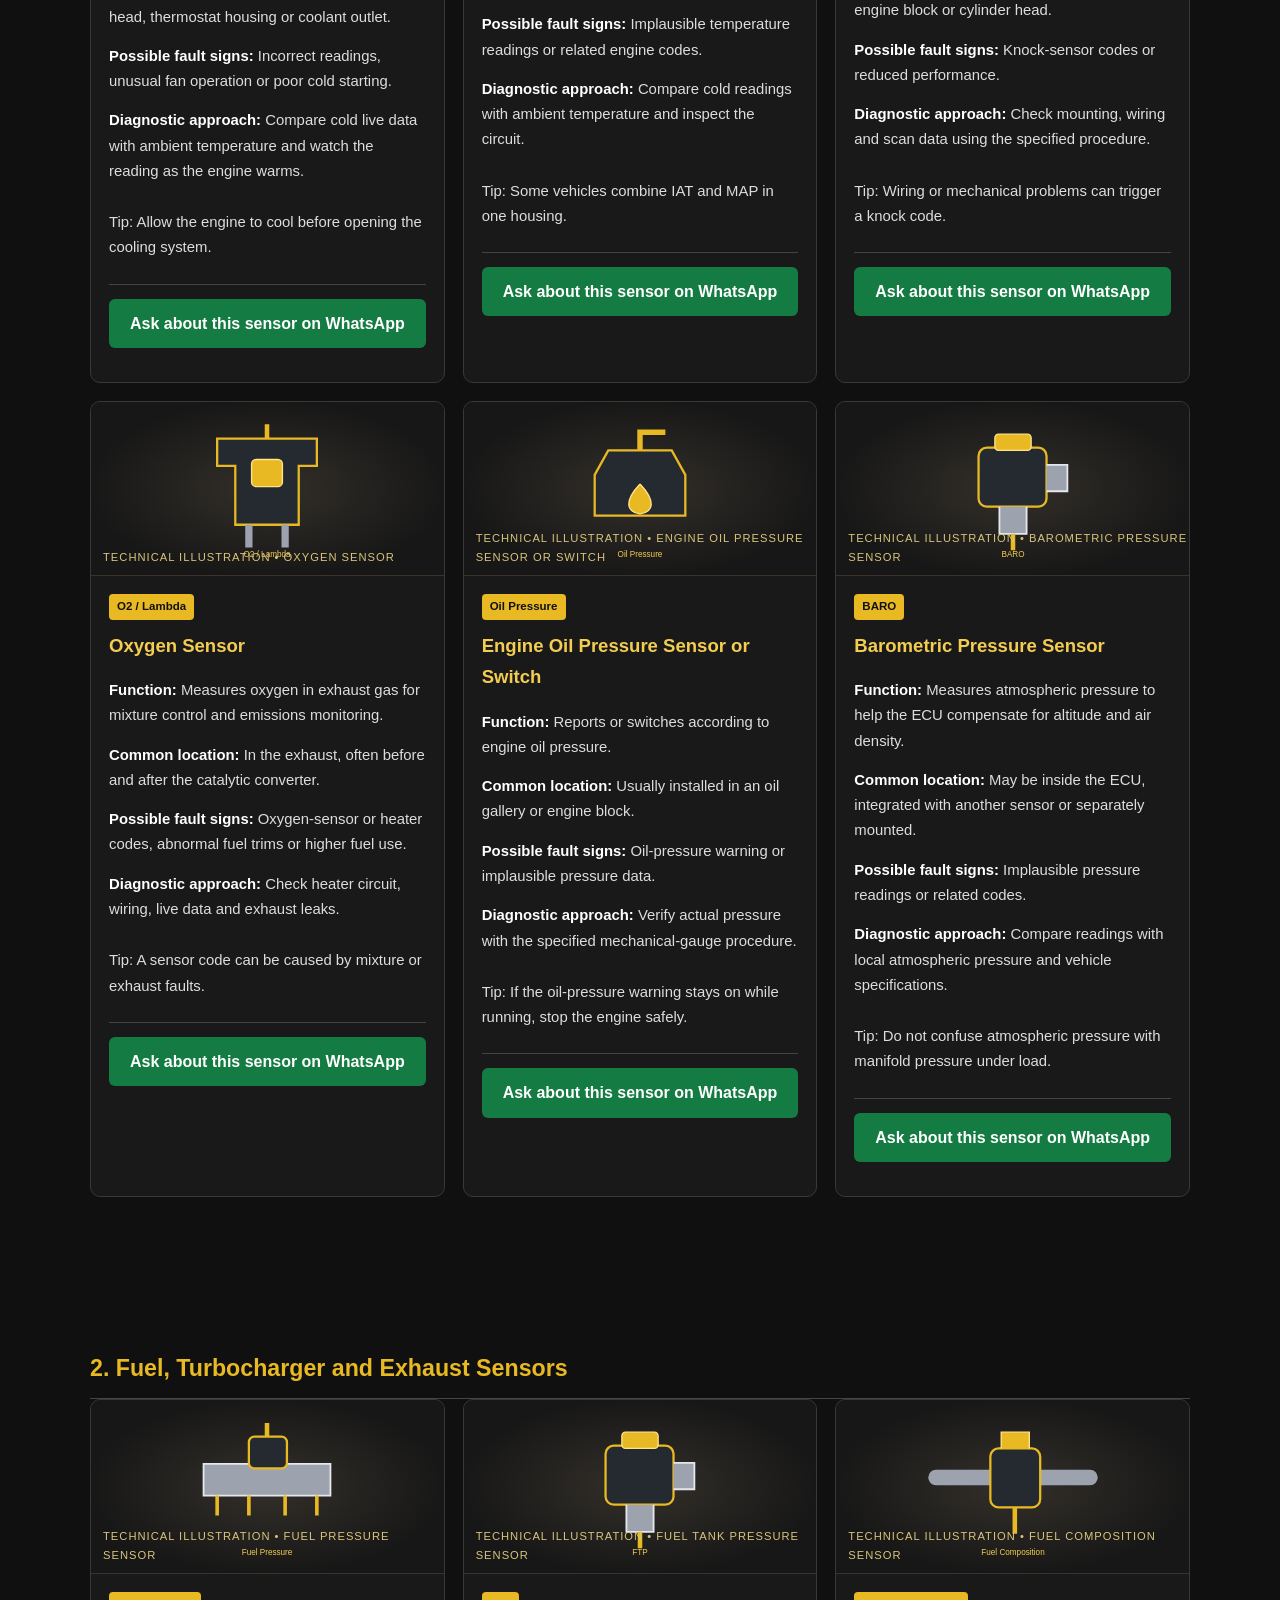
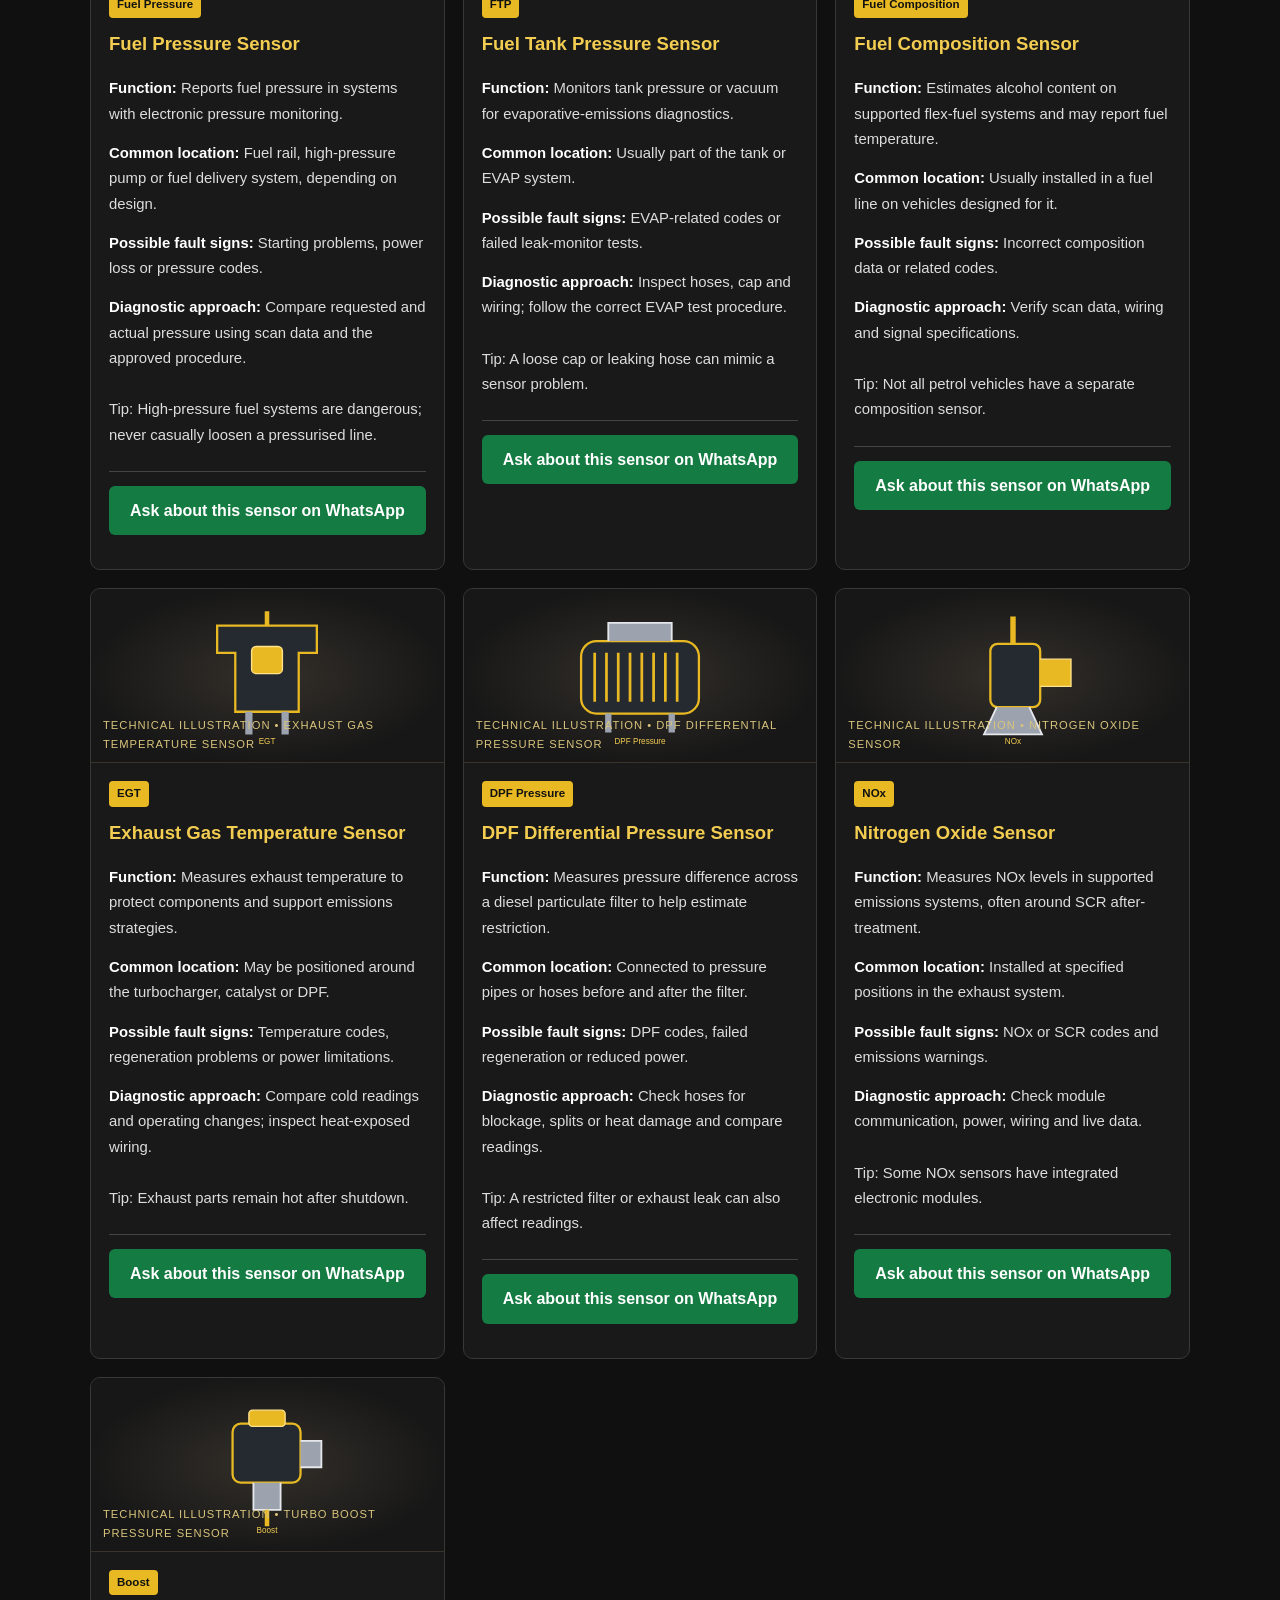
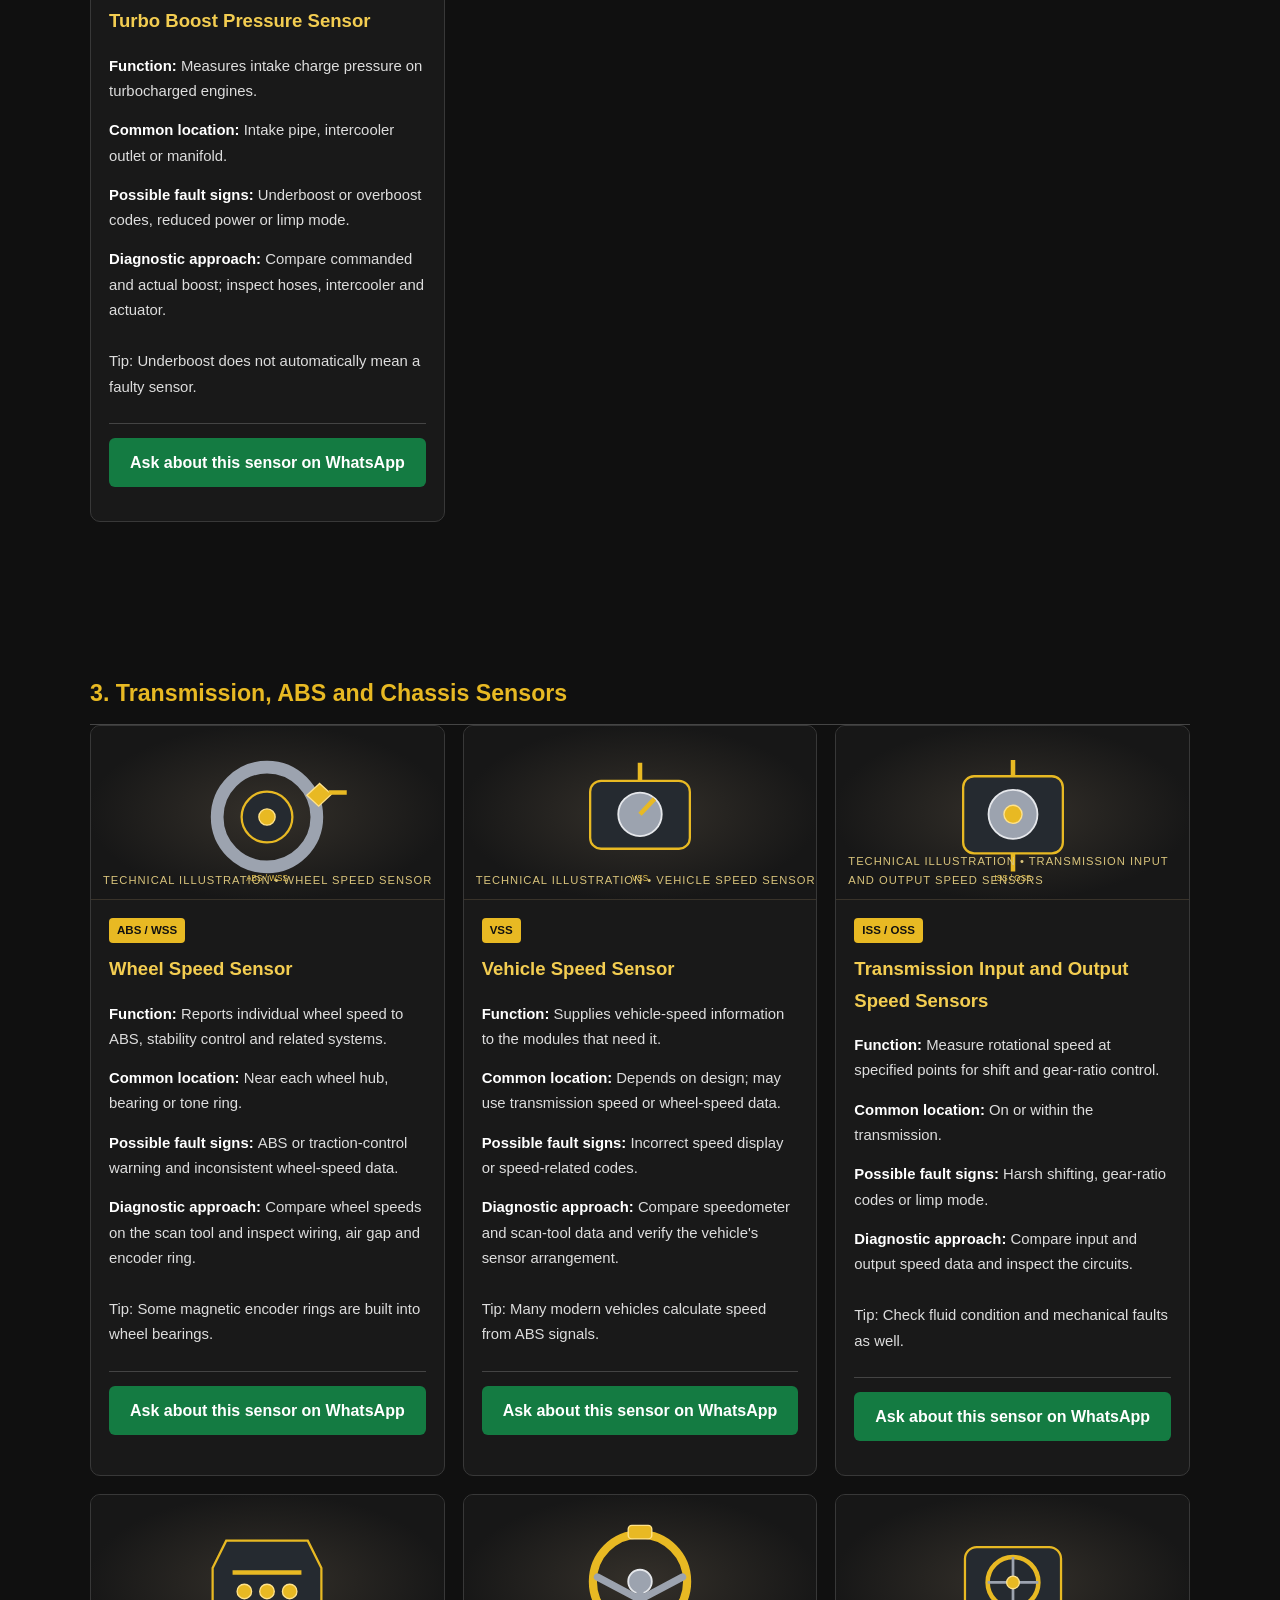
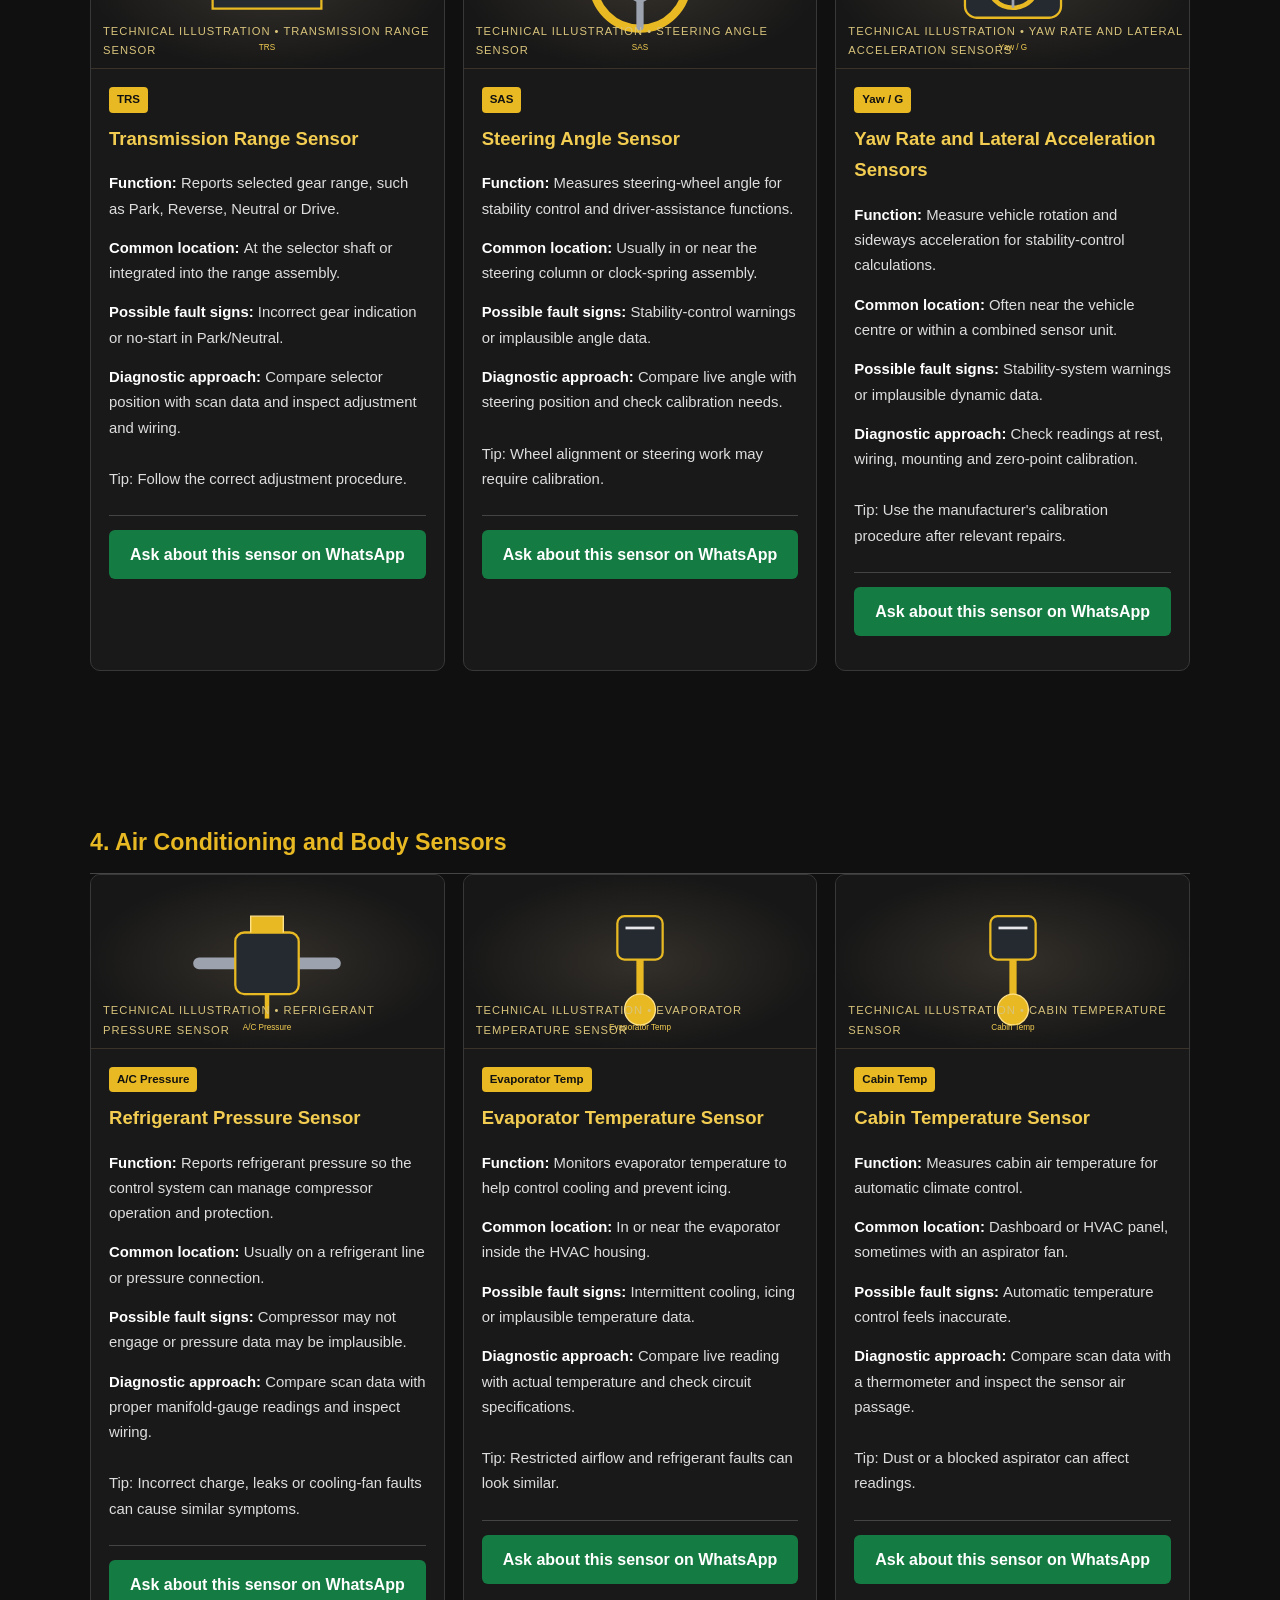
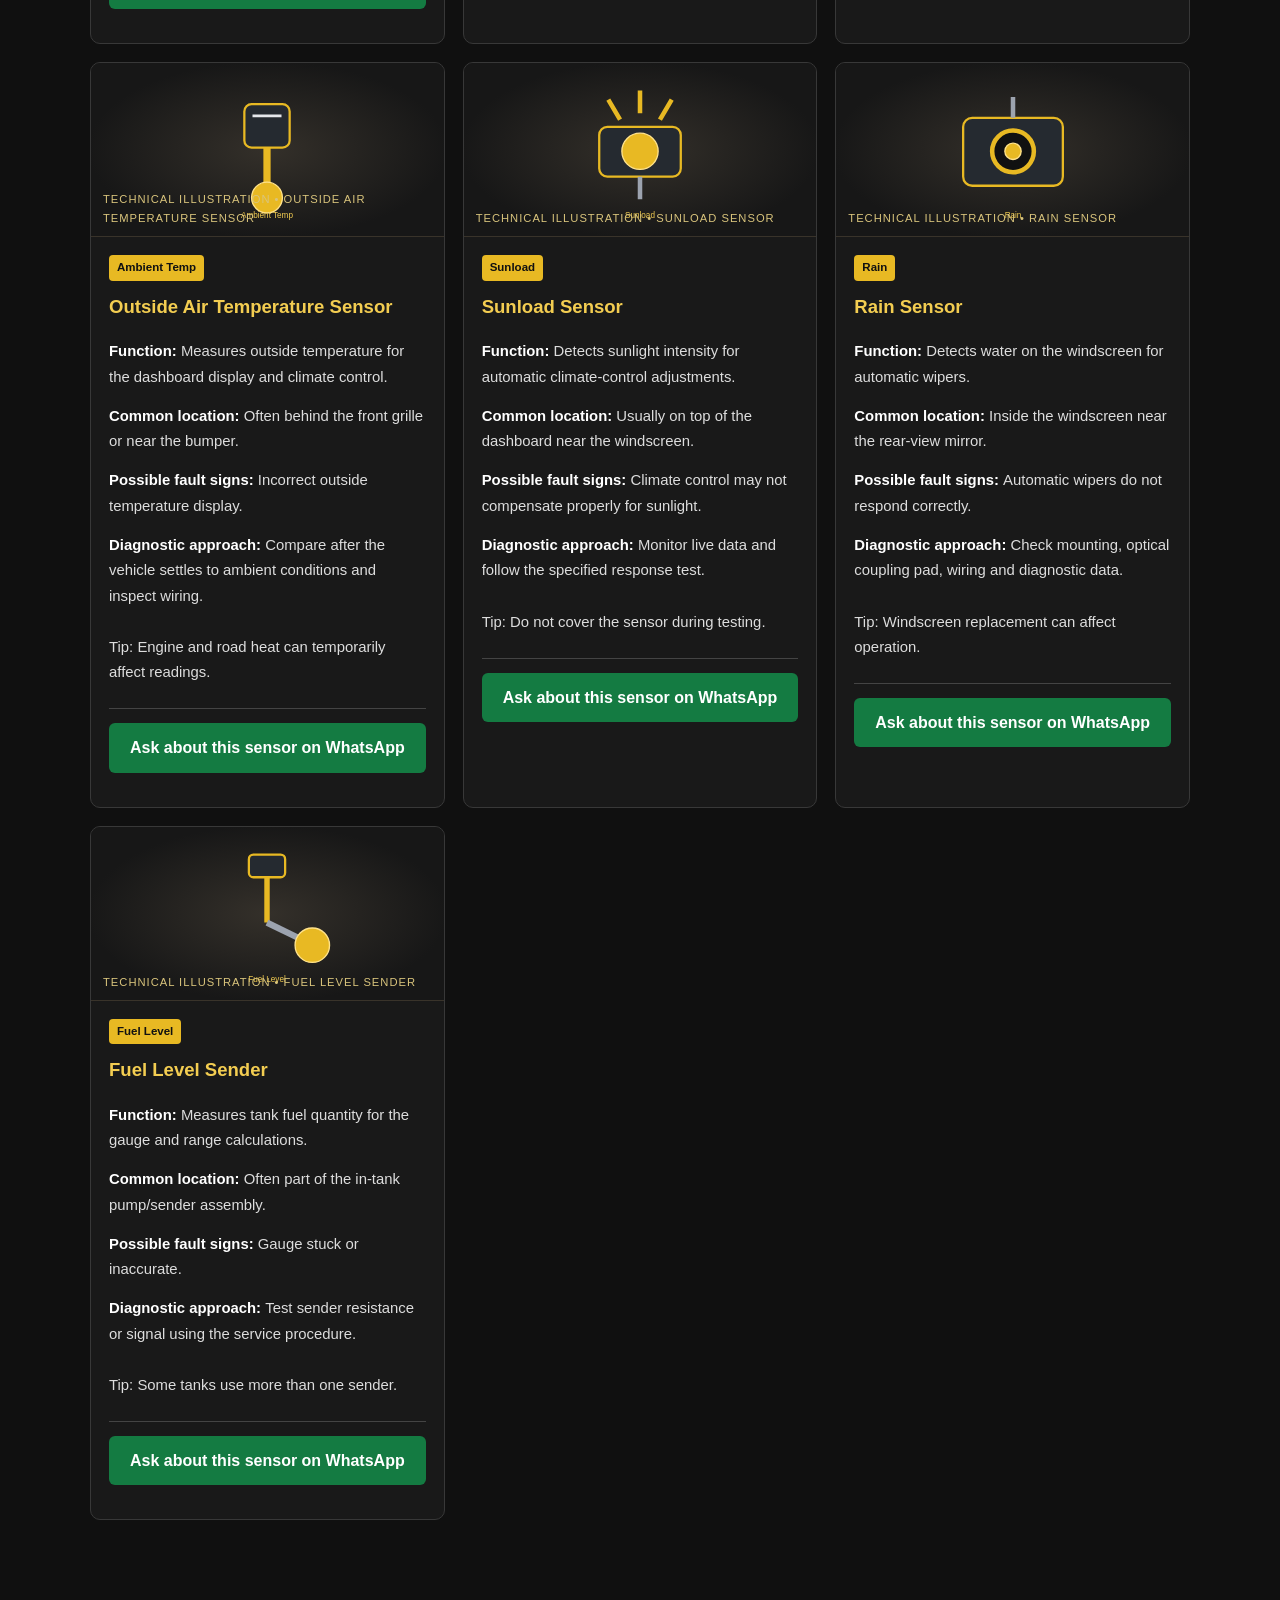
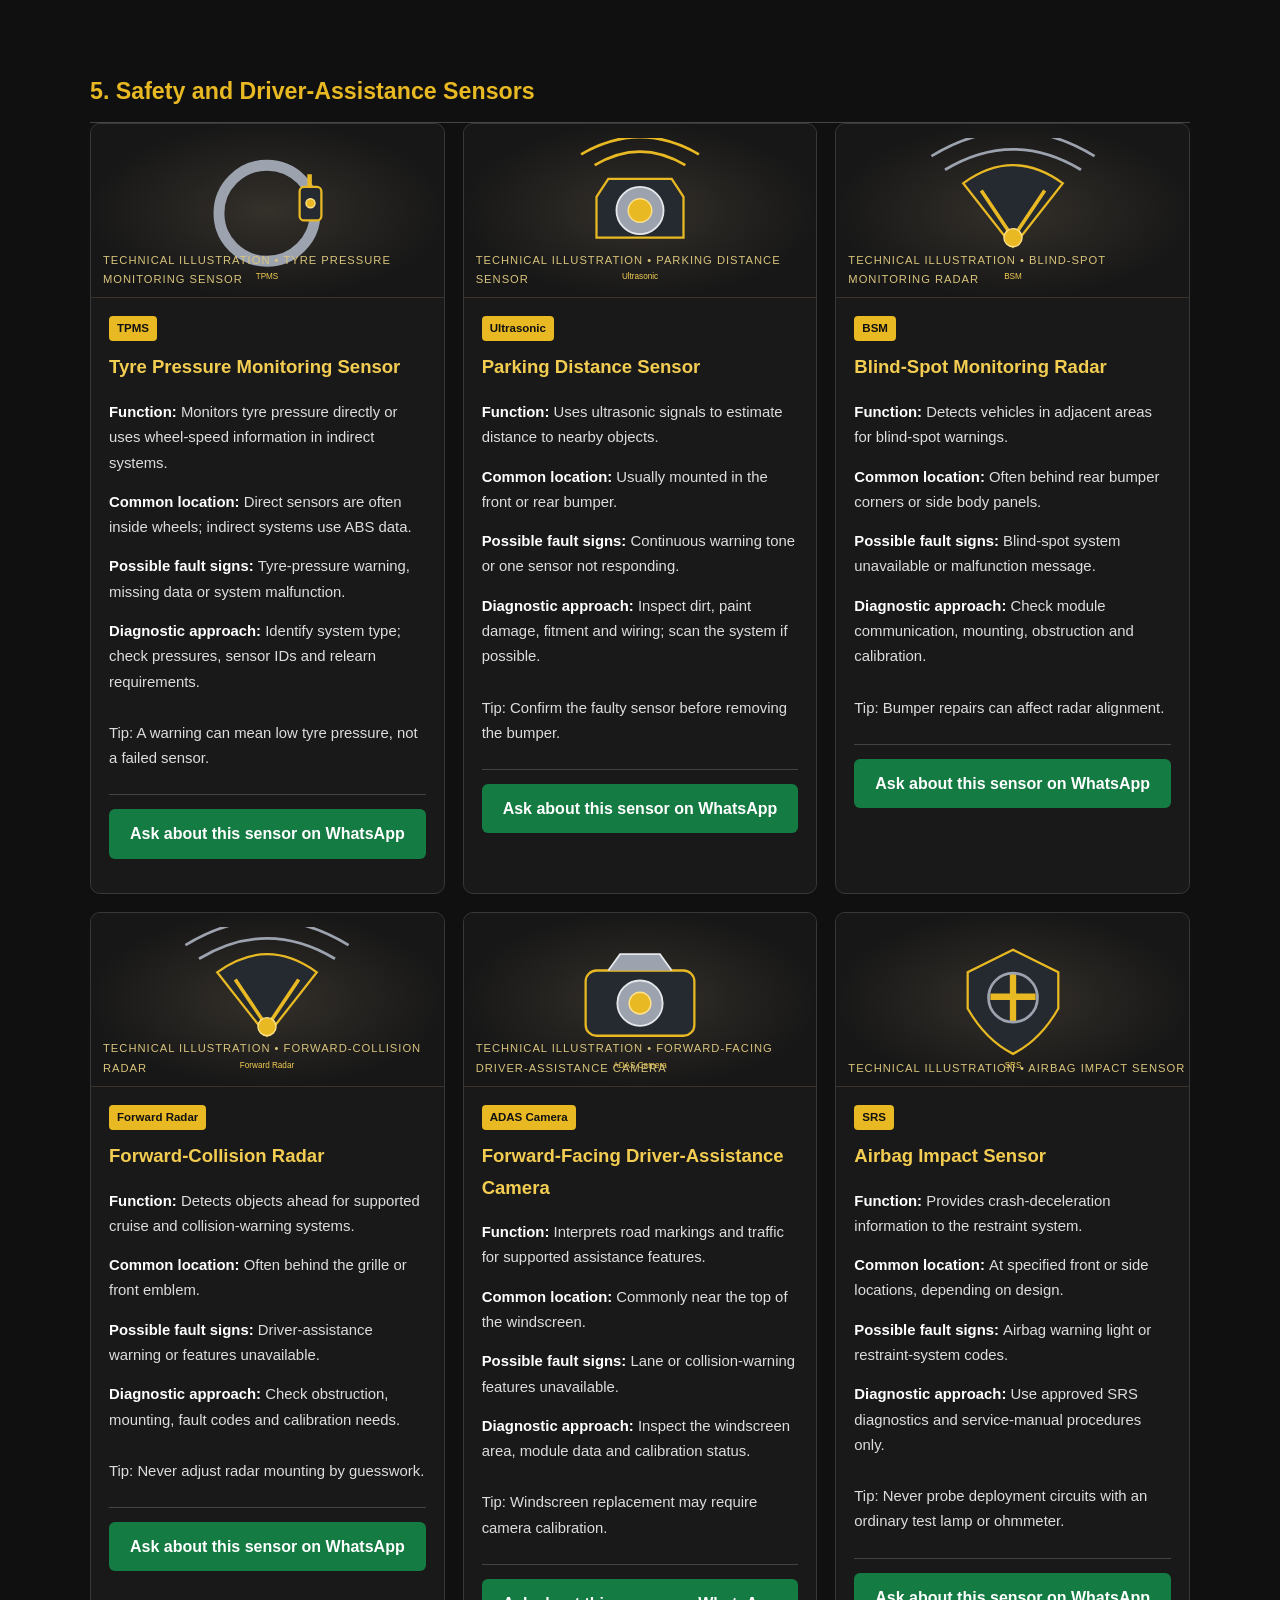
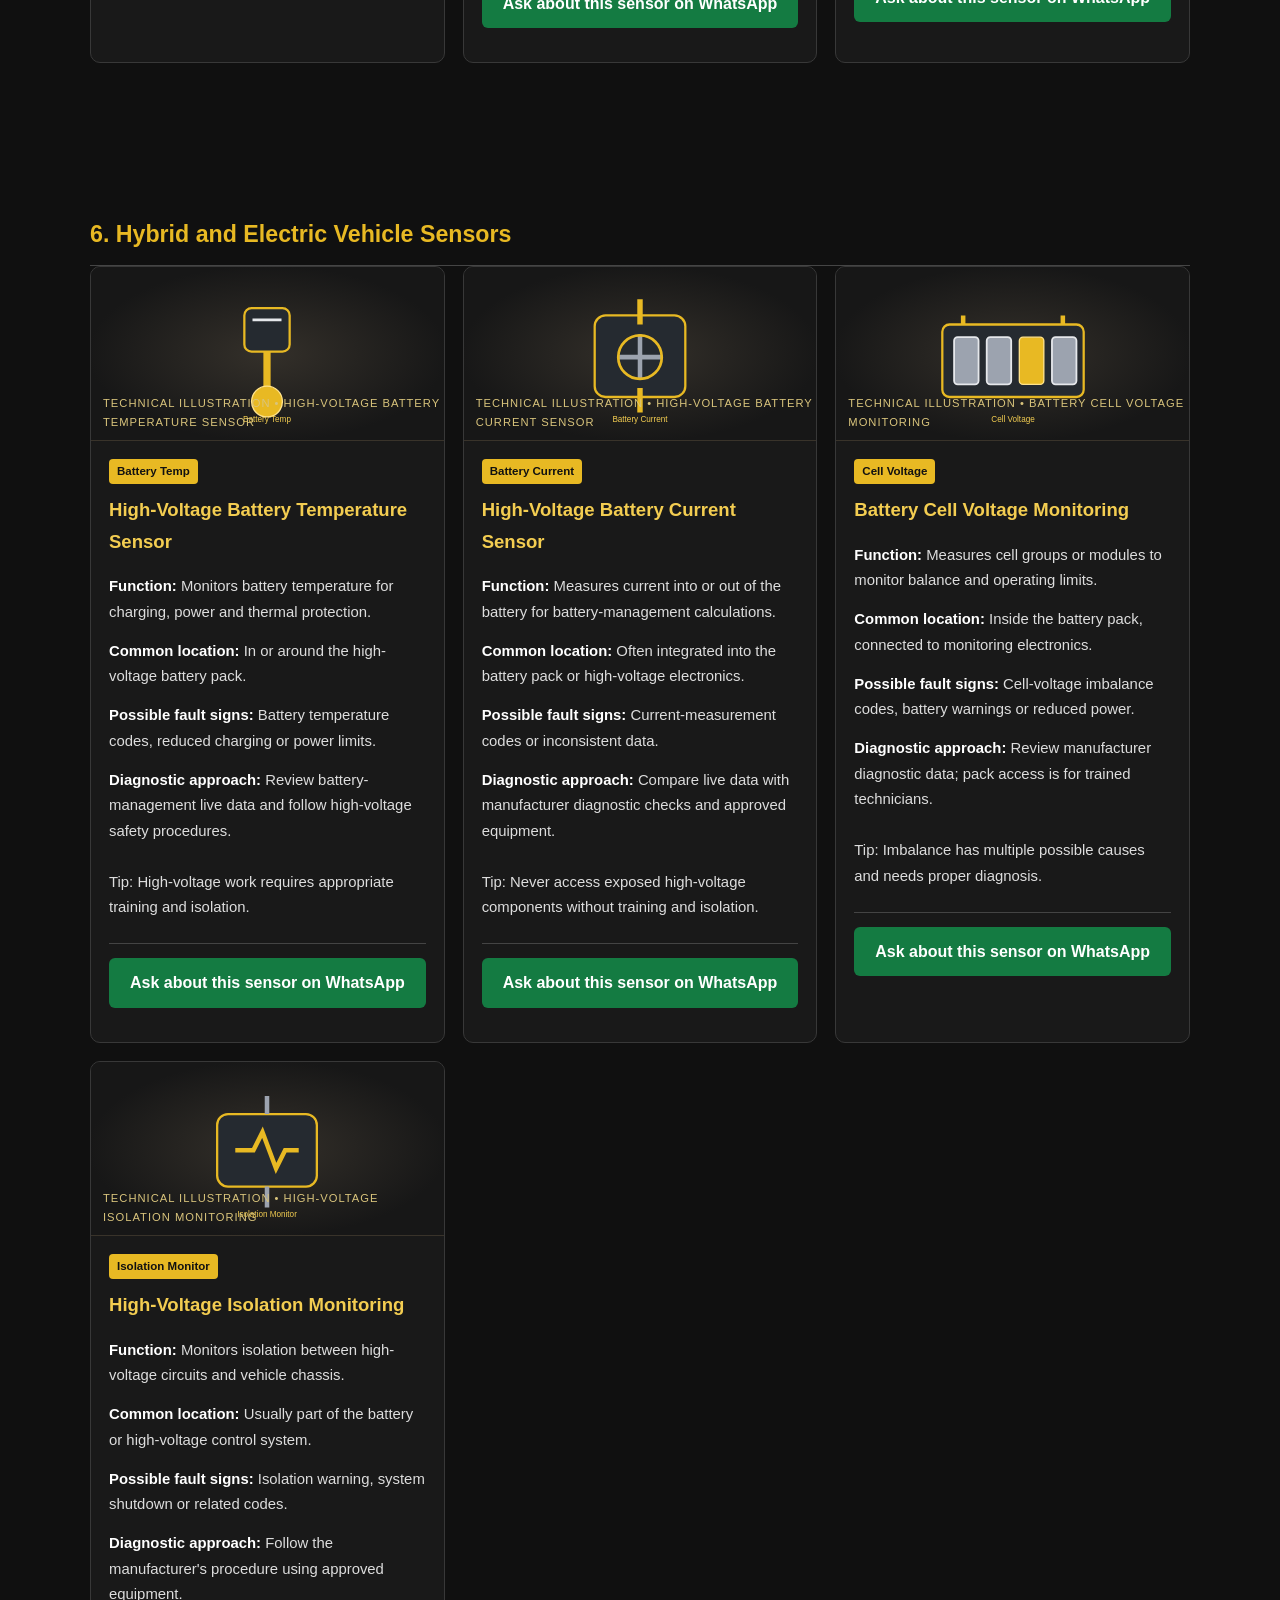
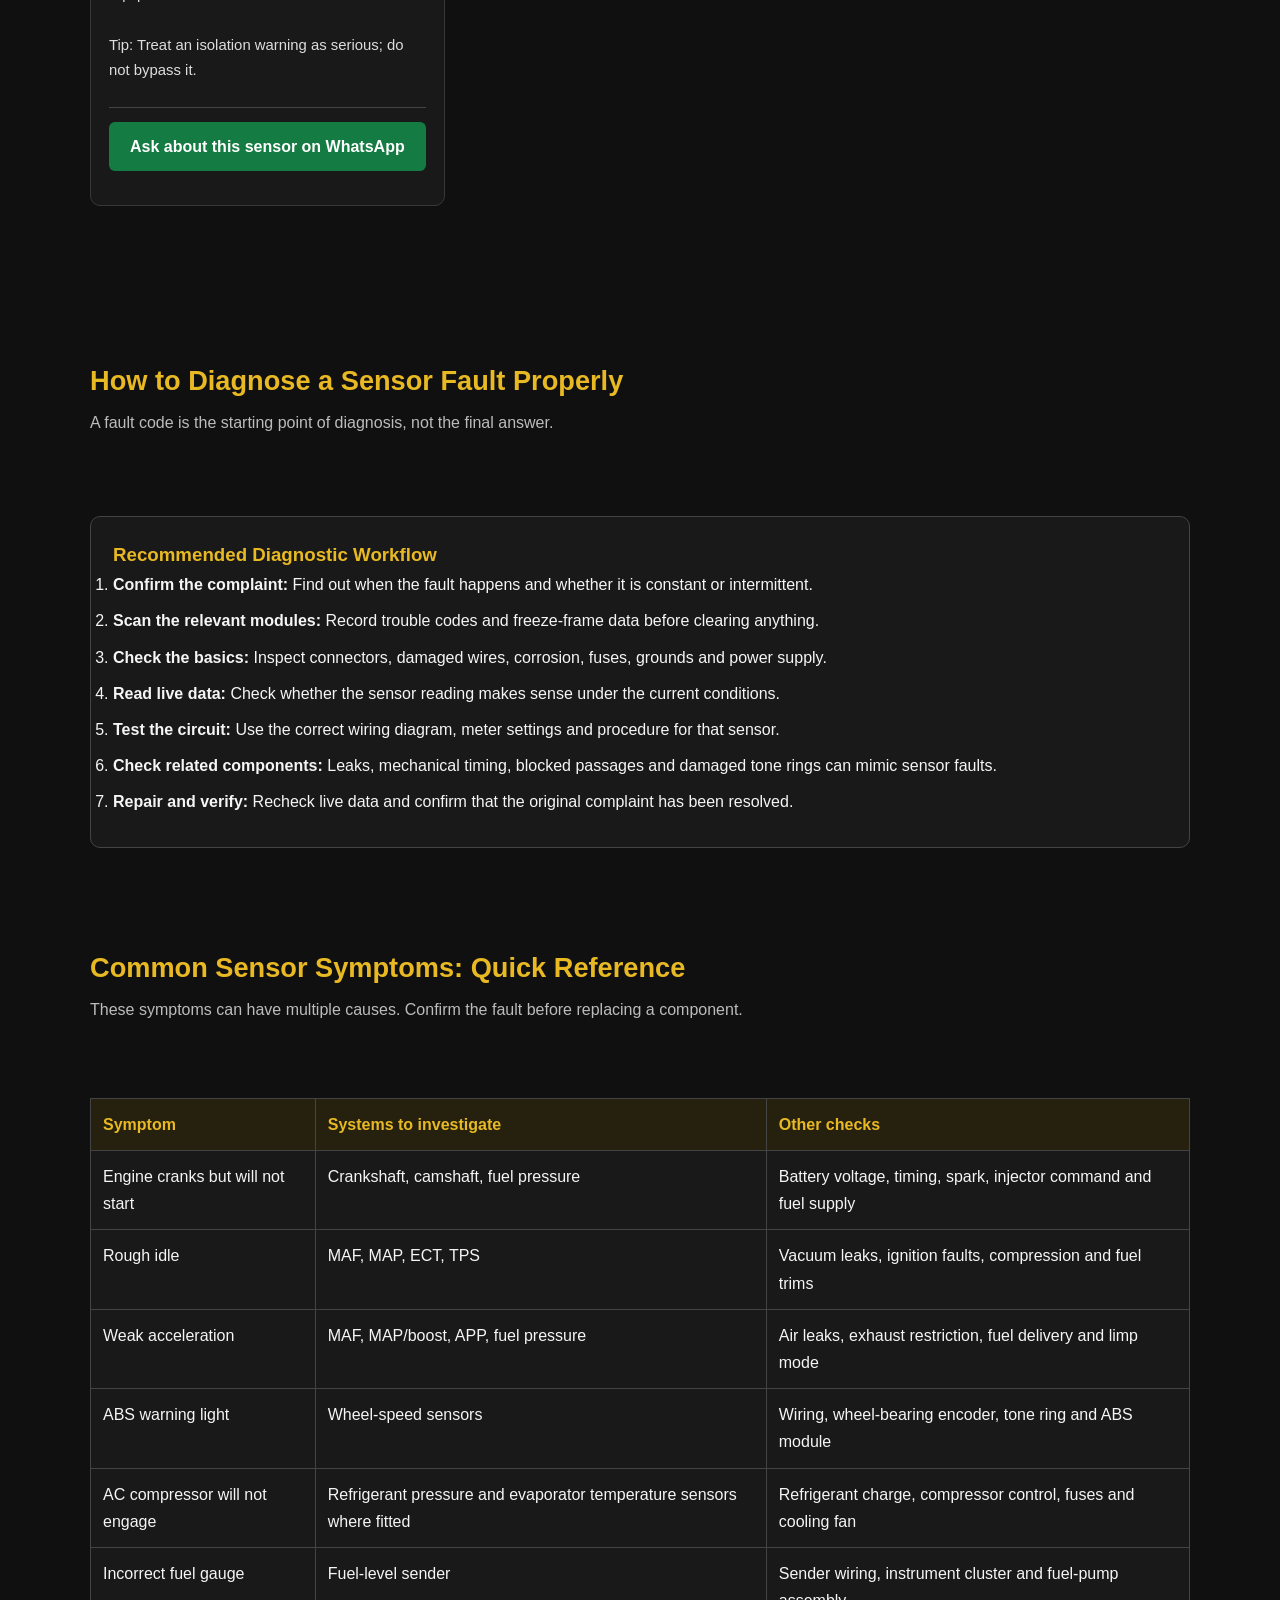
<file: sensors.html>
<!DOCTYPE html>
<html lang="en">
<head>
<meta charset="UTF-8">
<meta name="viewport" content="width=device-width, initial-scale=1">
<title>Automotive Sensor Library | EmmyBlaQ AutoTech</title>
<meta name="description" content="Explore a detailed automotive sensor library. Learn sensor functions, locations, symptoms and diagnostic approaches for engine, AC, transmission, safety and hybrid vehicle systems.">
<meta name="theme-color" content="#101010">
<link rel="canonical" href="https://emmyblaqautotech.name.ng/sensors.html">
<link rel="stylesheet" href="style.css">
<script async src="https://pagead2.googlesyndication.com/pagead/js/adsbygoogle.js?client=ca-pub-5760610709240232" crossorigin="anonymous"></script>

<style>
:root{--gold:#e8b923;--dark:#101010;--panel:#191919;--muted:#bcbcbc;--line:#383838}
*{box-sizing:border-box}
html{scroll-behavior:smooth}
body{margin:0;background:var(--dark);color:#f5f5f5;font-family:Arial,Helvetica,sans-serif;line-height:1.7}
a{color:var(--gold)}
header{background:#080808;border-bottom:1px solid #333;padding:15px 5%;display:flex;justify-content:space-between;align-items:center;gap:15px;flex-wrap:wrap}
.brand{color:var(--gold);font-weight:800;text-decoration:none;letter-spacing:1px}
nav{display:flex;gap:14px;flex-wrap:wrap}
nav a{color:#eee;text-decoration:none;font-size:.9rem}
nav a:hover{color:var(--gold)}
.hero{padding:60px 6% 48px;text-align:center;background:linear-gradient(120deg,#080808,#211b0b);border-bottom:2px solid var(--gold)}
.eyebrow{color:var(--gold);font-size:.8rem;letter-spacing:3px;font-weight:bold;text-transform:uppercase}
h1{max-width:850px;margin:12px auto;font-size:clamp(2rem,6vw,3.5rem);line-height:1.15}
.hero p{max-width:760px;margin:18px auto;color:#ddd}
.hero-buttons{display:flex;justify-content:center;flex-wrap:wrap;gap:12px;margin-top:25px}
.btn{display:inline-block;padding:11px 18px;border-radius:5px;text-decoration:none;font-weight:bold;border:1px solid var(--gold)}
.btn-gold{background:var(--gold);color:#111}
.btn-outline{color:var(--gold);background:transparent}
.container{width:min(1180px,92%);margin:auto}
.notice{margin:25px auto;padding:16px 18px;background:#201c10;border-left:4px solid var(--gold);border-radius:5px;color:#eee}
.section-heading{margin:42px 0 20px}
.section-heading h2{color:var(--gold);margin-bottom:5px;font-size:1.7rem}
.section-heading p{margin-top:0;color:var(--muted)}
.search-panel{background:var(--panel);padding:20px;border:1px solid var(--line);border-radius:10px;margin:30px 0}
#sensorSearch{width:100%;padding:15px;border:1px solid #555;border-radius:6px;background:#090909;color:white;font-size:1rem}
.filters{display:flex;gap:9px;flex-wrap:wrap;margin-top:15px}
.filter-btn{padding:9px 13px;border:1px solid #555;border-radius:25px;background:#111;color:#eee;cursor:pointer}
.filter-btn.active,.filter-btn:hover{background:var(--gold);color:#111;border-color:var(--gold)}
#resultCount{color:var(--muted);font-size:.9rem;margin-top:12px}
.category{margin:42px 0;scroll-margin-top:20px}
.category-title{color:var(--gold);padding-bottom:10px;border-bottom:1px solid #454545;font-size:1.45rem}
.sensor-grid{display:grid;grid-template-columns:repeat(auto-fit,minmax(min(100%,310px),1fr));gap:18px;align-items:stretch}
.sensor-card{background:var(--panel);border:1px solid var(--line);border-radius:10px;overflow:hidden;display:flex;flex-direction:column;min-width:0}
.sensor-art{height:190px;background:radial-gradient(ellipse at center,#34302a 0%,#171717 72%);display:flex;align-items:center;justify-content:center;position:relative;border-bottom:1px solid #39332a;padding:14px}
.sensor-art svg{width:100%;height:145px;max-width:260px}
.art-label{position:absolute;bottom:8px;left:12px;color:#d9c47c;font-size:.7rem;letter-spacing:1px;text-transform:uppercase}
.sensor-content{padding:18px;display:flex;flex-direction:column;height:100%}
.sensor-content h3{margin:0 0 10px;color:#f3cd51;font-size:1.16rem}
.sensor-content p{color:#ddd;margin:7px 0;font-size:.93rem}
.sensor-content strong{color:white}
.sensor-code{display:inline-block;color:#111;background:var(--gold);padding:3px 8px;border-radius:4px;font-size:.72rem;font-weight:bold;margin-bottom:10px;align-self:flex-start}
.tip{margin-top:auto;padding-top:12px;color:#f2d778;font-size:.88rem}
.ask-box{margin-top:16px;padding-top:14px;border-top:1px solid #444}
.ask-btn{display:block;text-align:center;background:#147b42;color:white;text-decoration:none;padding:11px 12px;border-radius:6px;font-weight:bold}
.ask-btn:hover{background:#199653}
.diagnostic-box{background:#191919;border:1px solid #444;border-radius:10px;padding:22px;margin:25px 0}
.diagnostic-box h3{color:var(--gold)}
.diagnostic-box li{margin-bottom:9px}
.table-wrap{overflow-x:auto;margin:20px 0}
table{border-collapse:collapse;width:100%;min-width:600px;background:var(--panel)}
th,td{border:1px solid #444;text-align:left;padding:12px;vertical-align:top}
th{background:#26210f;color:var(--gold)}
.empty-state{display:none;color:#ddd;padding:25px;text-align:center;border:1px dashed #555;border-radius:8px}
footer{margin-top:55px;padding:30px 5%;text-align:center;background:#070707;border-top:2px solid var(--gold);color:#aaa}
footer a{margin:0 8px;text-decoration:none}
@media(max-width:600px){.hero{padding:45px 5% 35px}header{justify-content:center}nav{justify-content:center}.sensor-art{height:175px}}
</style>
</head>

<body>
<header>
<a class="brand" href="index.html">EMMYBLAQ AUTOTECH</a>
<nav aria-label="Main navigation">
<a href="index.html">Home</a>
<a href="services.html">Services</a>
<a href="guides.html">Guides</a>
<a href="sensors.html">Sensors</a>
<a href="fuse-library.html">Fuse Library</a>
<a href="gallery.html">Gallery</a>
<a href="about.html">About</a>
<a href="contact.html">Contact</a>
</nav>
</header>

<section class="hero">
<span class="eyebrow">Automotive Technical Library</span>
<h1>Understand Every Vehicle Sensor</h1>
<p>A practical reference for auto electricians, technicians and learners. Explore how vehicle sensors work, where they are commonly located, possible fault symptoms and how technicians approach diagnosis.</p>
<div class="hero-buttons">
<a class="btn btn-gold" href="#library">Explore Sensor Library</a>
<a class="btn btn-outline" href="guides.html">Read Diagnostic Guides</a>
</div>
</section>

<main class="container">
<div class="notice">
<strong>About the illustrations:</strong> Each card has a sensor-specific technical illustration rather than an unrelated stock photograph. These are educational representations, not exact replacement-part images. Sensor appearance, connector design, wiring and location vary by vehicle, engine and model year. Always confirm the correct part using vehicle-specific service information.
</div>

<section class="section-heading" id="library">
<h2>Vehicle Sensor Directory</h2>
<p>Search by sensor name, abbreviation, function or common symptom.</p>
</section>

<div class="search-panel">
<input id="sensorSearch" type="search" placeholder="Search: crankshaft, rough idle, ABS, AC..." aria-label="Search vehicle sensors">
<div class="filters">
<button class="filter-btn active" data-filter="all">All Sensors</button>
<button class="filter-btn" data-filter="engine">Engine</button>
<button class="filter-btn" data-filter="fuel">Fuel &amp; Exhaust</button>
<button class="filter-btn" data-filter="chassis">Transmission &amp; Chassis</button>
<button class="filter-btn" data-filter="ac">AC &amp; Body</button>
<button class="filter-btn" data-filter="safety">Safety &amp; ADAS</button>
<button class="filter-btn" data-filter="ev">Hybrid &amp; EV</button>
</div>
<div id="resultCount" aria-live="polite">Loading sensor directory...</div>
</div>

<div class="empty-state" id="emptyState">No sensors match your search. Try another keyword or select All Sensors.</div>
<div id="sensorLibrary"></div>

<section class="section-heading">
<h2>How to Diagnose a Sensor Fault Properly</h2>
<p>A fault code is the starting point of diagnosis, not the final answer.</p>
</section>

<div class="diagnostic-box">
<h3>Recommended Diagnostic Workflow</h3>
<ol>
<li><strong>Confirm the complaint:</strong> Find out when the fault happens and whether it is constant or intermittent.</li>
<li><strong>Scan the relevant modules:</strong> Record trouble codes and freeze-frame data before clearing anything.</li>
<li><strong>Check the basics:</strong> Inspect connectors, damaged wires, corrosion, fuses, grounds and power supply.</li>
<li><strong>Read live data:</strong> Check whether the sensor reading makes sense under the current conditions.</li>
<li><strong>Test the circuit:</strong> Use the correct wiring diagram, meter settings and procedure for that sensor.</li>
<li><strong>Check related components:</strong> Leaks, mechanical timing, blocked passages and damaged tone rings can mimic sensor faults.</li>
<li><strong>Repair and verify:</strong> Recheck live data and confirm that the original complaint has been resolved.</li>
</ol>
</div>

<section class="section-heading">
<h2>Common Sensor Symptoms: Quick Reference</h2>
<p>These symptoms can have multiple causes. Confirm the fault before replacing a component.</p>
</section>

<div class="table-wrap">
<table>
<thead><tr><th>Symptom</th><th>Systems to investigate</th><th>Other checks</th></tr></thead>
<tbody>
<tr><td>Engine cranks but will not start</td><td>Crankshaft, camshaft, fuel pressure</td><td>Battery voltage, timing, spark, injector command and fuel supply</td></tr>
<tr><td>Rough idle</td><td>MAF, MAP, ECT, TPS</td><td>Vacuum leaks, ignition faults, compression and fuel trims</td></tr>
<tr><td>Weak acceleration</td><td>MAF, MAP/boost, APP, fuel pressure</td><td>Air leaks, exhaust restriction, fuel delivery and limp mode</td></tr>
<tr><td>ABS warning light</td><td>Wheel-speed sensors</td><td>Wiring, wheel-bearing encoder, tone ring and ABS module</td></tr>
<tr><td>AC compressor will not engage</td><td>Refrigerant pressure and evaporator temperature sensors where fitted</td><td>Refrigerant charge, compressor control, fuses and cooling fan</td></tr>
<tr><td>Incorrect fuel gauge</td><td>Fuel-level sender</td><td>Sender wiring, instrument cluster and fuel-pump assembly</td></tr>
<tr><td>Transmission shifts incorrectly</td><td>Input/output speed and range sensors</td><td>Transmission fluid, mechanical condition, wiring and module data</td></tr>
</tbody>
</table>
</div>

<div class="notice">
<strong>Safety reminder:</strong> Do not test airbag circuits, high-pressure fuel systems or high-voltage hybrid/EV components without proper training and manufacturer-approved safety procedures.
</div>

<section class="section-heading">
<h2>Keep Learning with EmmyBlaQ AutoTech</h2>
<p>Build your diagnostic knowledge with practical guides and service information.</p>
</section>

<div class="hero-buttons">
<a class="btn btn-gold" href="guides.html">Diagnostic Guides</a>
<a class="btn btn-outline" href="fuse-library.html">Fuse &amp; Relay Library</a>
<a class="btn btn-outline" href="services.html">Our Services</a>
<a class="btn btn-outline" href="contact.html">Contact Us</a>
</div>
</main>

<footer>
<p><strong style="color:#e8b923">EMMYBLAQ AUTOTECH</strong></p>
<p>Automotive Electrical Diagnosis • Car AC • Vehicle Diagnostics</p>
<p>
<a href="index.html">Home</a>
<a href="guides.html">Guides</a>
<a href="sensors.html">Sensors</a>
<a href="fuse-library.html">Fuse Library</a>
<a href="contact.html">Contact</a>
<a href="privacy.html">Privacy Policy</a>
<a href="terms.html">Terms</a>
</p>
<p>&copy; <span id="year"></span> EmmyBlaQ AutoTech. All rights reserved.</p>
</footer>

<script>
const WHATSAPP = "2349119330397";

/* Sensor-specific records:
   Each record has its own illustration type and WhatsApp topic. */
const groups = [
{
key:"engine",name:"Engine Management Sensors",items:[
["CKP","Crankshaft Position Sensor","probe","Reports crankshaft position and speed so the ECU can control ignition and injection timing.","Near the crankshaft, crank pulley or flywheel housing.","Cranking without starting, sudden stalling or missing RPM signal.","Check scan-tool RPM while cranking, wiring and connector condition. Test the signal according to sensor type.","Zero RPM is a clue, not proof that the sensor is faulty.","crankshaft position CKP no start stall RPM"],
["CMP","Camshaft Position Sensor","probe","Helps the ECU identify camshaft position and synchronise engine operation.","Usually on or near the cylinder head or camshaft housing.","Long cranking, rough running, misfires or cam/crank correlation codes.","Check power, ground and signal. Compare cam and crank signals where possible.","Check mechanical timing if correlation faults remain.","camshaft position CMP timing misfire"],
["MAF","Mass Air Flow Sensor","airflow","Measures the mass of air entering the engine so the ECU can calculate fuel delivery.","Usually in the intake duct between the air filter and throttle body.","Poor acceleration, rough idle, excessive fuel use or airflow codes.","Check live data, intake leaks, wiring and air filter. Compare readings with specifications.","Never touch the delicate sensing element or use unapproved cleaner.","MAF mass air flow rough idle fuel consumption"],
["MAP","Manifold Absolute Pressure Sensor","pressure","Measures intake-manifold pressure to help calculate engine load and sometimes boost.","On or connected to the intake manifold, depending on design.","Poor power, unstable idle or pressure-related codes.","Compare key-on engine-off pressure with barometric pressure, then observe readings while running.","Check blocked ports, vacuum leaks and wiring first.","MAP manifold pressure boost turbo vacuum"],
["TPS","Throttle Position Sensor","throttle","Reports throttle-plate position to the engine control system.","On the throttle body or built into the electronic throttle assembly.","Hesitation, uneven throttle response, limp mode or position codes.","Watch live throttle data through its range and check for smooth signal changes.","Electronic throttle systems may use multiple position signals.","TPS throttle position hesitation acceleration"],
["APP","Accelerator Pedal Position Sensor","pedal","Tells the ECU how far the accelerator pedal is pressed.","Usually integrated into the accelerator pedal assembly.","Weak acceleration, limp mode or pedal-position codes.","Compare redundant live-data tracks and check for smooth correlated changes.","Low power alone does not prove a pedal fault.","APP accelerator pedal limp mode"],
["ECT","Engine Coolant Temperature Sensor","thermistor","Measures coolant temperature for fuelling, fan control and other ECU strategies.","Coolant passage, cylinder head, thermostat housing or coolant outlet.","Incorrect readings, unusual fan operation or poor cold starting.","Compare cold live data with ambient temperature and watch the reading as the engine warms.","Allow the engine to cool before opening the cooling system.","ECT coolant temperature overheating fan cold start"],
["IAT","Intake Air Temperature Sensor","thermistor","Measures incoming air temperature for engine calculations.","Intake duct, airflow sensor or intake manifold.","Implausible temperature readings or related engine codes.","Compare cold readings with ambient temperature and inspect the circuit.","Some vehicles combine IAT and MAP in one housing.","IAT intake air temperature"],
["KS","Knock Sensor","knock","Detects vibration patterns associated with combustion knock so ignition timing can be adjusted.","Usually mounted on the engine block or cylinder head.","Knock-sensor codes or reduced performance.","Check mounting, wiring and scan data using the specified procedure.","Wiring or mechanical problems can trigger a knock code.","knock sensor detonation pinging"],
["O2 / Lambda","Oxygen Sensor","exhaust","Measures oxygen in exhaust gas for mixture control and emissions monitoring.","In the exhaust, often before and after the catalytic converter.","Oxygen-sensor or heater codes, abnormal fuel trims or higher fuel use.","Check heater circuit, wiring, live data and exhaust leaks.","A sensor code can be caused by mixture or exhaust faults.","oxygen sensor O2 lambda fuel trim exhaust"],
["Oil Pressure","Engine Oil Pressure Sensor or Switch","oil","Reports or switches according to engine oil pressure.","Usually installed in an oil gallery or engine block.","Oil-pressure warning or implausible pressure data.","Verify actual pressure with the specified mechanical-gauge procedure.","If the oil-pressure warning stays on while running, stop the engine safely.","oil pressure warning light gauge"],
["BARO","Barometric Pressure Sensor","pressure","Measures atmospheric pressure to help the ECU compensate for altitude and air density.","May be inside the ECU, integrated with another sensor or separately mounted.","Implausible pressure readings or related codes.","Compare readings with local atmospheric pressure and vehicle specifications.","Do not confuse atmospheric pressure with manifold pressure under load.","BARO barometric atmospheric pressure altitude"]
]},
{
key:"fuel",name:"Fuel, Turbocharger and Exhaust Sensors",items:[
["Fuel Pressure","Fuel Pressure Sensor","fuelpressure","Reports fuel pressure in systems with electronic pressure monitoring.","Fuel rail, high-pressure pump or fuel delivery system, depending on design.","Starting problems, power loss or pressure codes.","Compare requested and actual pressure using scan data and the approved procedure.","High-pressure fuel systems are dangerous; never casually loosen a pressurised line.","fuel pressure rail diesel petrol injector"],
["FTP","Fuel Tank Pressure Sensor","pressure","Monitors tank pressure or vacuum for evaporative-emissions diagnostics.","Usually part of the tank or EVAP system.","EVAP-related codes or failed leak-monitor tests.","Inspect hoses, cap and wiring; follow the correct EVAP test procedure.","A loose cap or leaking hose can mimic a sensor problem.","fuel tank pressure EVAP leak"],
["Fuel Composition","Fuel Composition Sensor","inline","Estimates alcohol content on supported flex-fuel systems and may report fuel temperature.","Usually installed in a fuel line on vehicles designed for it.","Incorrect composition data or related codes.","Verify scan data, wiring and signal specifications.","Not all petrol vehicles have a separate composition sensor.","fuel ethanol flex fuel composition"],
["EGT","Exhaust Gas Temperature Sensor","exhaust","Measures exhaust temperature to protect components and support emissions strategies.","May be positioned around the turbocharger, catalyst or DPF.","Temperature codes, regeneration problems or power limitations.","Compare cold readings and operating changes; inspect heat-exposed wiring.","Exhaust parts remain hot after shutdown.","EGT exhaust gas temperature turbo DPF"],
["DPF Pressure","DPF Differential Pressure Sensor","dpf","Measures pressure difference across a diesel particulate filter to help estimate restriction.","Connected to pressure pipes or hoses before and after the filter.","DPF codes, failed regeneration or reduced power.","Check hoses for blockage, splits or heat damage and compare readings.","A restricted filter or exhaust leak can also affect readings.","DPF differential pressure diesel filter blockage"],
["NOx","Nitrogen Oxide Sensor","nox","Measures NOx levels in supported emissions systems, often around SCR after-treatment.","Installed at specified positions in the exhaust system.","NOx or SCR codes and emissions warnings.","Check module communication, power, wiring and live data.","Some NOx sensors have integrated electronic modules.","NOx sensor diesel SCR AdBlue emissions"],
["Boost","Turbo Boost Pressure Sensor","pressure","Measures intake charge pressure on turbocharged engines.","Intake pipe, intercooler outlet or manifold.","Underboost or overboost codes, reduced power or limp mode.","Compare commanded and actual boost; inspect hoses, intercooler and actuator.","Underboost does not automatically mean a faulty sensor.","turbo boost pressure sensor MAP"]
]},
{
key:"chassis",name:"Transmission, ABS and Chassis Sensors",items:[
["ABS / WSS","Wheel Speed Sensor","wheel","Reports individual wheel speed to ABS, stability control and related systems.","Near each wheel hub, bearing or tone ring.","ABS or traction-control warning and inconsistent wheel-speed data.","Compare wheel speeds on the scan tool and inspect wiring, air gap and encoder ring.","Some magnetic encoder rings are built into wheel bearings.","ABS wheel speed sensor brakes traction control"],
["VSS","Vehicle Speed Sensor","speed","Supplies vehicle-speed information to the modules that need it.","Depends on design; may use transmission speed or wheel-speed data.","Incorrect speed display or speed-related codes.","Compare speedometer and scan-tool data and verify the vehicle's sensor arrangement.","Many modern vehicles calculate speed from ABS signals.","VSS vehicle speed sensor speedometer"],
["ISS / OSS","Transmission Input and Output Speed Sensors","gear","Measure rotational speed at specified points for shift and gear-ratio control.","On or within the transmission.","Harsh shifting, gear-ratio codes or limp mode.","Compare input and output speed data and inspect the circuits.","Check fluid condition and mechanical faults as well.","transmission input output speed sensor shifting"],
["TRS","Transmission Range Sensor","range","Reports selected gear range, such as Park, Reverse, Neutral or Drive.","At the selector shaft or integrated into the range assembly.","Incorrect gear indication or no-start in Park/Neutral.","Compare selector position with scan data and inspect adjustment and wiring.","Follow the correct adjustment procedure.","transmission range sensor neutral safety PRNDL"],
["SAS","Steering Angle Sensor","steering","Measures steering-wheel angle for stability control and driver-assistance functions.","Usually in or near the steering column or clock-spring assembly.","Stability-control warnings or implausible angle data.","Compare live angle with steering position and check calibration needs.","Wheel alignment or steering work may require calibration.","steering angle sensor ESP stability control"],
["Yaw / G","Yaw Rate and Lateral Acceleration Sensors","gyro","Measure vehicle rotation and sideways acceleration for stability-control calculations.","Often near the vehicle centre or within a combined sensor unit.","Stability-system warnings or implausible dynamic data.","Check readings at rest, wiring, mounting and zero-point calibration.","Use the manufacturer's calibration procedure after relevant repairs.","yaw rate lateral acceleration stability control"]
]},
{
key:"ac",name:"Air Conditioning and Body Sensors",items:[
["A/C Pressure","Refrigerant Pressure Sensor","acpressure","Reports refrigerant pressure so the control system can manage compressor operation and protection.","Usually on a refrigerant line or pressure connection.","Compressor may not engage or pressure data may be implausible.","Compare scan data with proper manifold-gauge readings and inspect wiring.","Incorrect charge, leaks or cooling-fan faults can cause similar symptoms.","AC air conditioning refrigerant pressure compressor"],
["Evaporator Temp","Evaporator Temperature Sensor","thermistor","Monitors evaporator temperature to help control cooling and prevent icing.","In or near the evaporator inside the HVAC housing.","Intermittent cooling, icing or implausible temperature data.","Compare live reading with actual temperature and check circuit specifications.","Restricted airflow and refrigerant faults can look similar.","AC evaporator temperature freezing cooling"],
["Cabin Temp","Cabin Temperature Sensor","thermistor","Measures cabin air temperature for automatic climate control.","Dashboard or HVAC panel, sometimes with an aspirator fan.","Automatic temperature control feels inaccurate.","Compare scan data with a thermometer and inspect the sensor air passage.","Dust or a blocked aspirator can affect readings.","cabin interior temperature climate control"],
["Ambient Temp","Outside Air Temperature Sensor","thermistor","Measures outside temperature for the dashboard display and climate control.","Often behind the front grille or near the bumper.","Incorrect outside temperature display.","Compare after the vehicle settles to ambient conditions and inspect wiring.","Engine and road heat can temporarily affect readings.","ambient outside air temperature"],
["Sunload","Sunload Sensor","photo","Detects sunlight intensity for automatic climate-control adjustments.","Usually on top of the dashboard near the windscreen.","Climate control may not compensate properly for sunlight.","Monitor live data and follow the specified response test.","Do not cover the sensor during testing.","sunload solar sunlight AC"],
["Rain","Rain Sensor","optical","Detects water on the windscreen for automatic wipers.","Inside the windscreen near the rear-view mirror.","Automatic wipers do not respond correctly.","Check mounting, optical coupling pad, wiring and diagnostic data.","Windscreen replacement can affect operation.","rain sensor automatic wiper windscreen"],
["Fuel Level","Fuel Level Sender","float","Measures tank fuel quantity for the gauge and range calculations.","Often part of the in-tank pump/sender assembly.","Gauge stuck or inaccurate.","Test sender resistance or signal using the service procedure.","Some tanks use more than one sender.","fuel level sender gauge tank"]
]},
{
key:"safety",name:"Safety and Driver-Assistance Sensors",items:[
["TPMS","Tyre Pressure Monitoring Sensor","tpms","Monitors tyre pressure directly or uses wheel-speed information in indirect systems.","Direct sensors are often inside wheels; indirect systems use ABS data.","Tyre-pressure warning, missing data or system malfunction.","Identify system type; check pressures, sensor IDs and relearn requirements.","A warning can mean low tyre pressure, not a failed sensor.","TPMS tyre tire pressure warning"],
["Ultrasonic","Parking Distance Sensor","ultrasonic","Uses ultrasonic signals to estimate distance to nearby objects.","Usually mounted in the front or rear bumper.","Continuous warning tone or one sensor not responding.","Inspect dirt, paint damage, fitment and wiring; scan the system if possible.","Confirm the faulty sensor before removing the bumper.","parking sensor ultrasonic reverse bumper"],
["BSM","Blind-Spot Monitoring Radar","radar","Detects vehicles in adjacent areas for blind-spot warnings.","Often behind rear bumper corners or side body panels.","Blind-spot system unavailable or malfunction message.","Check module communication, mounting, obstruction and calibration.","Bumper repairs can affect radar alignment.","blind spot radar BSM ADAS"],
["Forward Radar","Forward-Collision Radar","radar","Detects objects ahead for supported cruise and collision-warning systems.","Often behind the grille or front emblem.","Driver-assistance warning or features unavailable.","Check obstruction, mounting, fault codes and calibration needs.","Never adjust radar mounting by guesswork.","forward collision radar adaptive cruise"],
["ADAS Camera","Forward-Facing Driver-Assistance Camera","camera","Interprets road markings and traffic for supported assistance features.","Commonly near the top of the windscreen.","Lane or collision-warning features unavailable.","Inspect the windscreen area, module data and calibration status.","Windscreen replacement may require camera calibration.","ADAS camera lane departure windscreen"],
["SRS","Airbag Impact Sensor","impact","Provides crash-deceleration information to the restraint system.","At specified front or side locations, depending on design.","Airbag warning light or restraint-system codes.","Use approved SRS diagnostics and service-manual procedures only.","Never probe deployment circuits with an ordinary test lamp or ohmmeter.","airbag impact crash sensor SRS safety"]
]},
{
key:"ev",name:"Hybrid and Electric Vehicle Sensors",items:[
["Battery Temp","High-Voltage Battery Temperature Sensor","thermistor","Monitors battery temperature for charging, power and thermal protection.","In or around the high-voltage battery pack.","Battery temperature codes, reduced charging or power limits.","Review battery-management live data and follow high-voltage safety procedures.","High-voltage work requires appropriate training and isolation.","EV hybrid battery temperature"],
["Battery Current","High-Voltage Battery Current Sensor","current","Measures current into or out of the battery for battery-management calculations.","Often integrated into the battery pack or high-voltage electronics.","Current-measurement codes or inconsistent data.","Compare live data with manufacturer diagnostic checks and approved equipment.","Never access exposed high-voltage components without training and isolation.","EV hybrid battery current"],
["Cell Voltage","Battery Cell Voltage Monitoring","cells","Measures cell groups or modules to monitor balance and operating limits.","Inside the battery pack, connected to monitoring electronics.","Cell-voltage imbalance codes, battery warnings or reduced power.","Review manufacturer diagnostic data; pack access is for trained technicians.","Imbalance has multiple possible causes and needs proper diagnosis.","EV hybrid battery voltage cell monitoring"],
["Isolation Monitor","High-Voltage Isolation Monitoring","isolation","Monitors isolation between high-voltage circuits and vehicle chassis.","Usually part of the battery or high-voltage control system.","Isolation warning, system shutdown or related codes.","Follow the manufacturer's procedure using approved equipment.","Treat an isolation warning as serious; do not bypass it.","EV hybrid isolation resistance high voltage safety"]
]}
];

/* Draw a dedicated schematic for each sensor type.
   These are explanatory illustrations, not photographs or exact OEM parts. */
function illustration(type, code, name){
const metal='fill="#9ca3af" stroke="#e5e7eb" stroke-width="2"';
const dark='fill="#252a30" stroke="#e8b923" stroke-width="2.5"';
const gold='fill="#e8b923" stroke="#ffe28a" stroke-width="1.5"';
let shape='';
switch(type){
case 'probe':
shape=`<rect x="92" y="45" width="76" height="45" rx="9" ${dark}/><path d="M130 90 V128 L118 140 H142 L130 128" ${metal}/><path d="M110 45 V29 H150 V45" ${gold}/><path d="M168 59 H195 V78 H168" ${metal}/><circle cx="130" cy="68" r="10" ${gold}/>`;
break;
case 'airflow':
shape=`<rect x="45" y="43" width="170" height="80" rx="13" ${dark}/><path d="M55 56 H205 M55 110 H205" stroke="#9ca3af" stroke-width="5"/><path d="M78 57 V109 M92 57 V109 M106 57 V109 M120 57 V109 M134 57 V109 M148 57 V109 M162 57 V109 M176 57 V109" stroke="#e8b923" stroke-width="2"/><rect x="113" y="20" width="42" height="28" rx="5" ${gold}/><path d="M134 20 V10" stroke="#e8b923" stroke-width="4"/>`;
break;
case 'pressure':
shape=`<rect x="92" y="35" width="75" height="65" rx="9" ${dark}/><rect x="110" y="20" width="40" height="18" rx="4" ${gold}/><path d="M115 100 V130 H145 V100" ${metal}/><path d="M130 130 V148" stroke="#e8b923" stroke-width="5"/><path d="M167 54 H190 V83 H167" ${metal}/>`;
break;
case 'throttle':
shape=`<rect x="50" y="48" width="160" height="75" rx="15" ${dark}/><circle cx="130" cy="85" r="31" ${metal}/><path d="M106 105 L154 65" stroke="#e8b923" stroke-width="7"/><rect x="165" y="28" width="34" height="25" rx="4" ${gold}/>`;
break;
case 'pedal':
shape=`<path d="M105 25 L157 25 L168 90 L144 90 L137 54 L122 54 L115 90 L92 90 Z" ${metal}/><path d="M92 90 L75 140 H172 L157 90" ${dark}/><rect x="110" y="12" width="38" height="18" rx="4" ${gold}/>`;
break;
case 'thermistor':
shape=`<rect x="105" y="30" width="50" height="48" rx="8" ${dark}/><path d="M130 78 V120" stroke="#e8b923" stroke-width="8"/><circle cx="130" cy="133" r="17" ${gold}/><path d="M114 43 H146" stroke="#e5e7eb" stroke-width="3"/>`;
break;
case 'knock':
shape=`<path d="M105 35 H155 L165 55 V105 L145 125 H115 L95 105 V55 Z" ${dark}/><circle cx="130" cy="80" r="23" ${metal}/><circle cx="130" cy="80" r="9" ${gold}/><path d="M130 35 V18" stroke="#e8b923" stroke-width="5"/>`;
break;
case 'exhaust':
shape=`<path d="M75 25 H185 V55 H165 V120 H95 V55 H75 Z" ${dark}/><path d="M110 120 V145 M150 120 V145" stroke="#9ca3af" stroke-width="8"/><rect x="113" y="48" width="34" height="30" rx="5" ${gold}/><path d="M130 25 V9" stroke="#e8b923" stroke-width="5"/>`;
break;
case 'oil':
shape=`<path d="M95 38 H165 L180 65 V110 H80 V65 Z" ${dark}/><path d="M130 38 V18 H158" stroke="#e8b923" stroke-width="6" fill="none"/><path d="M130 75 C112 94 115 106 130 108 C145 106 148 94 130 75" ${gold}/>`;
break;
case 'fuelpressure':
shape=`<path d="M60 55 H200 V90 H60 Z" ${metal}/><rect x="110" y="25" width="42" height="35" rx="6" ${dark}/><path d="M130 25 V10" stroke="#e8b923" stroke-width="5"/><path d="M75 90 V112 M110 90 V112 M150 90 V112 M185 90 V112" stroke="#e8b923" stroke-width="4"/>`;
break;
case 'inline':
shape=`<path d="M45 70 H215" stroke="#9ca3af" stroke-width="17" stroke-linecap="round"/><rect x="105" y="38" width="55" height="65" rx="9" ${dark}/><path d="M117 38 V20 H148 V38" ${gold}/><path d="M132 103 V132" stroke="#e8b923" stroke-width="5"/>`;
break;
case 'dpf':
shape=`<rect x="65" y="42" width="130" height="80" rx="17" ${dark}/><path d="M80 55 V109 M93 55 V109 M106 55 V109 M119 55 V109 M132 55 V109 M145 55 V109 M158 55 V109 M171 55 V109" stroke="#e8b923" stroke-width="3"/><path d="M95 42 V22 H165 V42" ${metal}/><path d="M95 122 V143 M165 122 V143" stroke="#9ca3af" stroke-width="7"/>`;
break;
case 'nox':
shape=`<rect x="105" y="45" width="55" height="70" rx="8" ${dark}/><path d="M130 45 V15" stroke="#e8b923" stroke-width="6"/><path d="M112 115 L98 145 H162 L148 115" ${metal}/><path d="M160 62 H194 V92 H160" ${gold}/>`;
break;
case 'wheel':
shape=`<circle cx="130" cy="85" r="55" fill="none" stroke="#9ca3af" stroke-width="14"/><circle cx="130" cy="85" r="28" ${dark}/><circle cx="130" cy="85" r="9" ${gold}/><path d="M188 48 L174 61 L187 73 L201 60 Z" ${gold}/><path d="M198 58 H218" stroke="#e8b923" stroke-width="5"/>`;
break;
case 'speed':
shape=`<rect x="75" y="45" width="110" height="75" rx="12" ${dark}/><circle cx="130" cy="82" r="24" ${metal}/><path d="M130 82 L146 65" stroke="#e8b923" stroke-width="5"/><path d="M130 45 V25" stroke="#e8b923" stroke-width="5"/>`;
break;
case 'gear':
shape=`<rect x="75" y="40" width="110" height="85" rx="12" ${dark}/><circle cx="130" cy="82" r="27" ${metal}/><circle cx="130" cy="82" r="10" ${gold}/><path d="M130 40 V22 M130 125 V145" stroke="#e8b923" stroke-width="5"/>`;
break;
case 'range':
shape=`<path d="M85 35 H175 L190 65 V110 H70 V65 Z" ${dark}/><path d="M92 70 H168" stroke="#e8b923" stroke-width="5"/><circle cx="105" cy="91" r="8" ${gold}/><circle cx="130" cy="91" r="8" ${gold}/><circle cx="155" cy="91" r="8" ${gold}/>`;
break;
case 'steering':
shape=`<circle cx="130" cy="80" r="52" fill="none" stroke="#e8b923" stroke-width="9"/><circle cx="130" cy="80" r="13" ${metal}/><path d="M130 93 V130 M130 100 L83 75 M130 100 L177 75" stroke="#9ca3af" stroke-width="8" stroke-linecap="round"/><rect x="117" y="18" width="26" height="15" rx="4" ${gold}/>`;
break;
case 'gyro':
shape=`<rect x="77" y="42" width="106" height="78" rx="13" ${dark}/><circle cx="130" cy="81" r="28" fill="none" stroke="#e8b923" stroke-width="5"/><path d="M130 53 V109 M102 81 H158" stroke="#9ca3af" stroke-width="3"/><circle cx="130" cy="81" r="7" ${gold}/>`;
break;
case 'acpressure':
shape=`<path d="M55 82 H95 M165 82 H205" stroke="#9ca3af" stroke-width="13" stroke-linecap="round"/><rect x="95" y="48" width="70" height="68" rx="10" ${dark}/><path d="M112 48 V30 H148 V48" ${gold}/><path d="M130 116 V143" stroke="#e8b923" stroke-width="5"/>`;
break;
case 'photo':
shape=`<rect x="85" y="55" width="90" height="55" rx="9" ${dark}/><circle cx="130" cy="82" r="20" ${gold}/><path d="M130 15 V40 M95 25 L108 47 M165 25 L152 47" stroke="#e8b923" stroke-width="5"/><path d="M130 110 V135" stroke="#9ca3af" stroke-width="5"/>`;
break;
case 'optical':
shape=`<rect x="75" y="45" width="110" height="75" rx="10" ${dark}/><circle cx="130" cy="82" r="23" fill="#111" stroke="#e8b923" stroke-width="5"/><circle cx="130" cy="82" r="9" ${gold}/><path d="M130 45 V22" stroke="#9ca3af" stroke-width="5"/>`;
break;
case 'float':
shape=`<path d="M130 25 V90" stroke="#e8b923" stroke-width="6"/><path d="M130 90 L175 112" stroke="#9ca3af" stroke-width="7"/><circle cx="180" cy="115" r="19" ${gold}/><rect x="110" y="15" width="40" height="25" rx="5" ${dark}/>`;
break;
case 'tpms':
shape=`<circle cx="130" cy="83" r="53" fill="none" stroke="#9ca3af" stroke-width="12"/><rect x="166" y="54" width="24" height="37" rx="5" ${dark}/><path d="M177 54 V40" stroke="#e8b923" stroke-width="5"/><circle cx="178" cy="72" r="5" ${gold}/>`;
break;
case 'ultrasonic':
shape=`<path d="M95 45 H165 L178 65 V110 H82 V65 Z" ${dark}/><circle cx="130" cy="80" r="26" ${metal}/><circle cx="130" cy="80" r="13" ${gold}/><path d="M80 30 Q130 0 180 30 M65 18 Q130 -20 195 18" fill="none" stroke="#e8b923" stroke-width="3"/>`;
break;
case 'radar':
shape=`<path d="M130 120 L75 50 Q130 10 185 50 Z" ${dark}/><path d="M130 110 L95 58 M130 110 L165 58" stroke="#e8b923" stroke-width="4"/><path d="M55 35 Q130 -10 205 35 M40 20 Q130 -35 220 20" fill="none" stroke="#9ca3af" stroke-width="3"/><circle cx="130" cy="110" r="10" ${gold}/>`;
break;
case 'camera':
shape=`<rect x="70" y="48" width="120" height="72" rx="12" ${dark}/><circle cx="130" cy="84" r="25" ${metal}/><circle cx="130" cy="84" r="12" ${gold}/><path d="M95 48 L108 30 H152 L165 48" ${metal}/>`;
break;
case 'impact':
shape=`<path d="M130 25 L180 50 V90 Q160 125 130 140 Q100 125 80 90 V50 Z" ${dark}/><path d="M130 50 V105 M105 77 H155" stroke="#e8b923" stroke-width="7"/><circle cx="130" cy="78" r="27" fill="none" stroke="#9ca3af" stroke-width="3"/>`;
break;
case 'current':
shape=`<rect x="80" y="38" width="100" height="90" rx="12" ${dark}/><path d="M130 20 V48 M130 118 V145" stroke="#e8b923" stroke-width="6"/><path d="M105 84 H155 M130 59 V109" stroke="#9ca3af" stroke-width="5"/><circle cx="130" cy="84" r="24" fill="none" stroke="#e8b923" stroke-width="3"/>`;
break;
case 'cells':
shape=`<rect x="52" y="48" width="156" height="80" rx="8" ${dark}/>${[0,1,2,3].map(i=>`<rect x="${65+i*36}" y="62" width="27" height="52" rx="4" ${i===2?gold:metal}/>`).join('')}<path d="M75 38 V48 M185 38 V48" stroke="#e8b923" stroke-width="5"/>`;
break;
case 'isolation':
shape=`<rect x="75" y="42" width="110" height="80" rx="12" ${dark}/><path d="M95 82 H115 L125 62 L140 102 L150 82 H165" fill="none" stroke="#e8b923" stroke-width="5"/><path d="M130 42 V22 M130 122 V145" stroke="#9ca3af" stroke-width="5"/>`;
break;
default:
shape=`<rect x="85" y="40" width="90" height="85" rx="12" ${dark}/><circle cx="130" cy="82" r="24" ${gold}/>`;
}
return `<svg viewBox="0 0 260 160" role="img" aria-label="${name} technical illustration" xmlns="http://www.w3.org/2000/svg"><title>${name} — educational technical illustration</title>${shape}<text x="130" y="156" text-anchor="middle" fill="#f3cd51" font-size="9" font-family="Arial">${code}</text></svg>`;
}

function paragraph(label,value){
const p=document.createElement("p");
const strong=document.createElement("strong");
strong.textContent=label+": ";
p.append(strong,document.createTextNode(value));
return p;
}

const library=document.getElementById("sensorLibrary");

groups.forEach((group,index)=>{
const section=document.createElement("section");
section.className="category";
section.dataset.category=group.key;

const heading=document.createElement("h2");
heading.className="category-title";
heading.textContent=(index+1)+". "+group.name;
section.appendChild(heading);

const grid=document.createElement("div");
grid.className="sensor-grid";

group.items.forEach(item=>{
const [code,name,type,fn,location,signs,test,tip,tags]=item;
const card=document.createElement("article");
card.className="sensor-card";
card.dataset.tags=tags;

const art=document.createElement("div");
art.className="sensor-art";
art.innerHTML=illustration(type,code,name);
const artLabel=document.createElement("span");
artLabel.className="art-label";
artLabel.textContent="Technical illustration • "+name;
art.appendChild(artLabel);

const content=document.createElement("div");
content.className="sensor-content";

const badge=document.createElement("span");
badge.className="sensor-code";
badge.textContent=code;

const title=document.createElement("h3");
title.textContent=name;

content.append(badge,title,
paragraph("Function",fn),
paragraph("Common location",location),
paragraph("Possible fault signs",signs),
paragraph("Diagnostic approach",test));

const tipText=document.createElement("p");
tipText.className="tip";
tipText.textContent="Tip: "+tip;
content.appendChild(tipText);

const askBox=document.createElement("div");
askBox.className="ask-box";
const ask=document.createElement("a");
ask.className="ask-btn";
ask.target="_blank";
ask.rel="noopener";
ask.href="https://wa.me/"+WHATSAPP+"?text="+encodeURIComponent("Hello EmmyBlaQ AutoTech, I have a question about the "+name+" ("+code+"). Please help me understand this sensor and its diagnosis.");
ask.textContent="Ask about this sensor on WhatsApp";
askBox.appendChild(ask);
content.appendChild(askBox);

card.append(art,content);
grid.appendChild(card);
});

section.appendChild(grid);
library.appendChild(section);
});

const searchInput=document.getElementById("sensorSearch");
const filterButtons=document.querySelectorAll(".filter-btn");
const resultCount=document.getElementById("resultCount");
const emptyState=document.getElementById("emptyState");
let activeFilter="all";

function filterSensors(){
const query=searchInput.value.toLowerCase().trim();
let count=0;
document.querySelectorAll(".sensor-card").forEach(card=>{
const category=card.closest(".category").dataset.category;
const text=(card.innerText+" "+card.dataset.tags).toLowerCase();
const show=(activeFilter==="all"||category===activeFilter)&&(!query||text.includes(query));
card.style.display=show?"flex":"none";
if(show)count++;
});
document.querySelectorAll(".category").forEach(section=>{
const visible=[...section.querySelectorAll(".sensor-card")].some(card=>card.style.display!=="none");
section.style.display=visible?"block":"none";
});
resultCount.textContent=count+(count===1?" sensor found":" sensors found");
emptyState.style.display=count?"none":"block";
}

searchInput.addEventListener("input",filterSensors);
filterButtons.forEach(button=>{
button.addEventListener("click",()=>{
activeFilter=button.dataset.filter;
filterButtons.forEach(item=>item.classList.toggle("active",item===button));
filterSensors();
});
});
document.getElementById("year").textContent=new Date().getFullYear();
filterSensors();
</script>
</body>
</html>
</file>
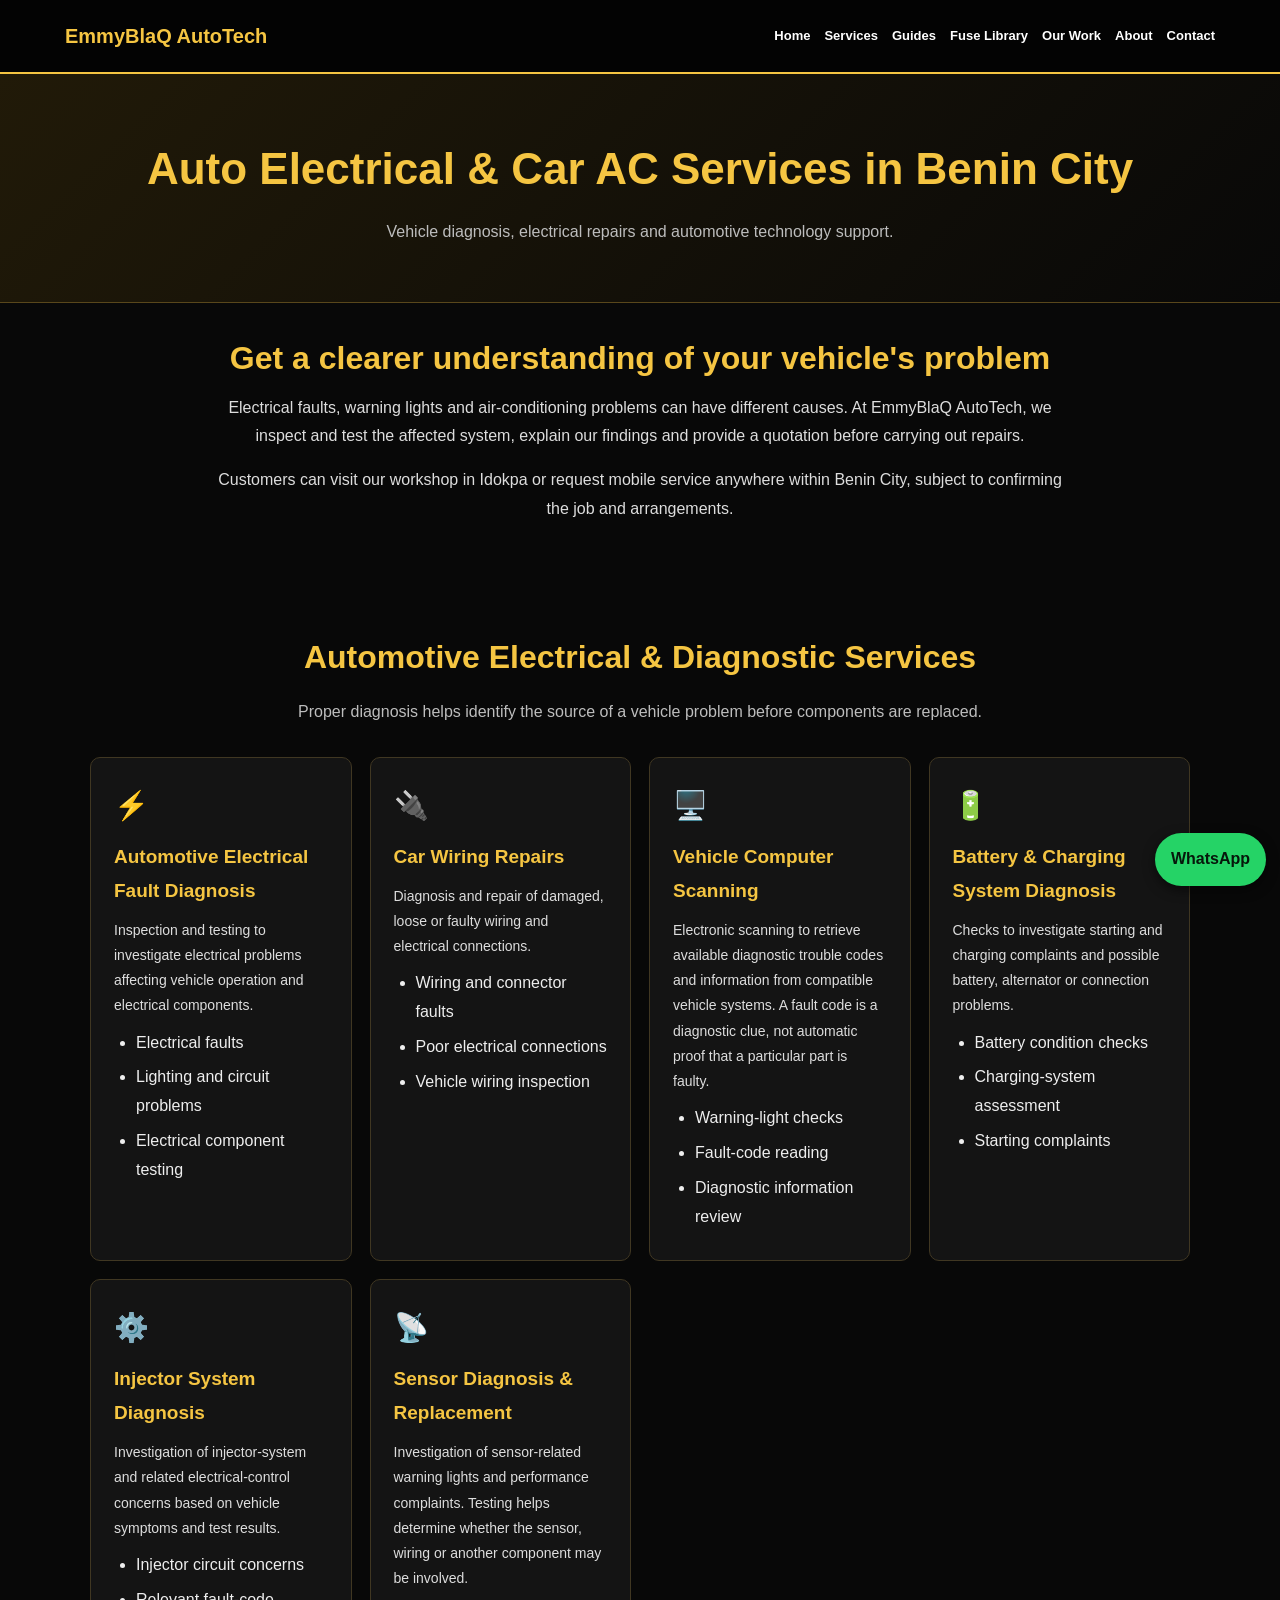
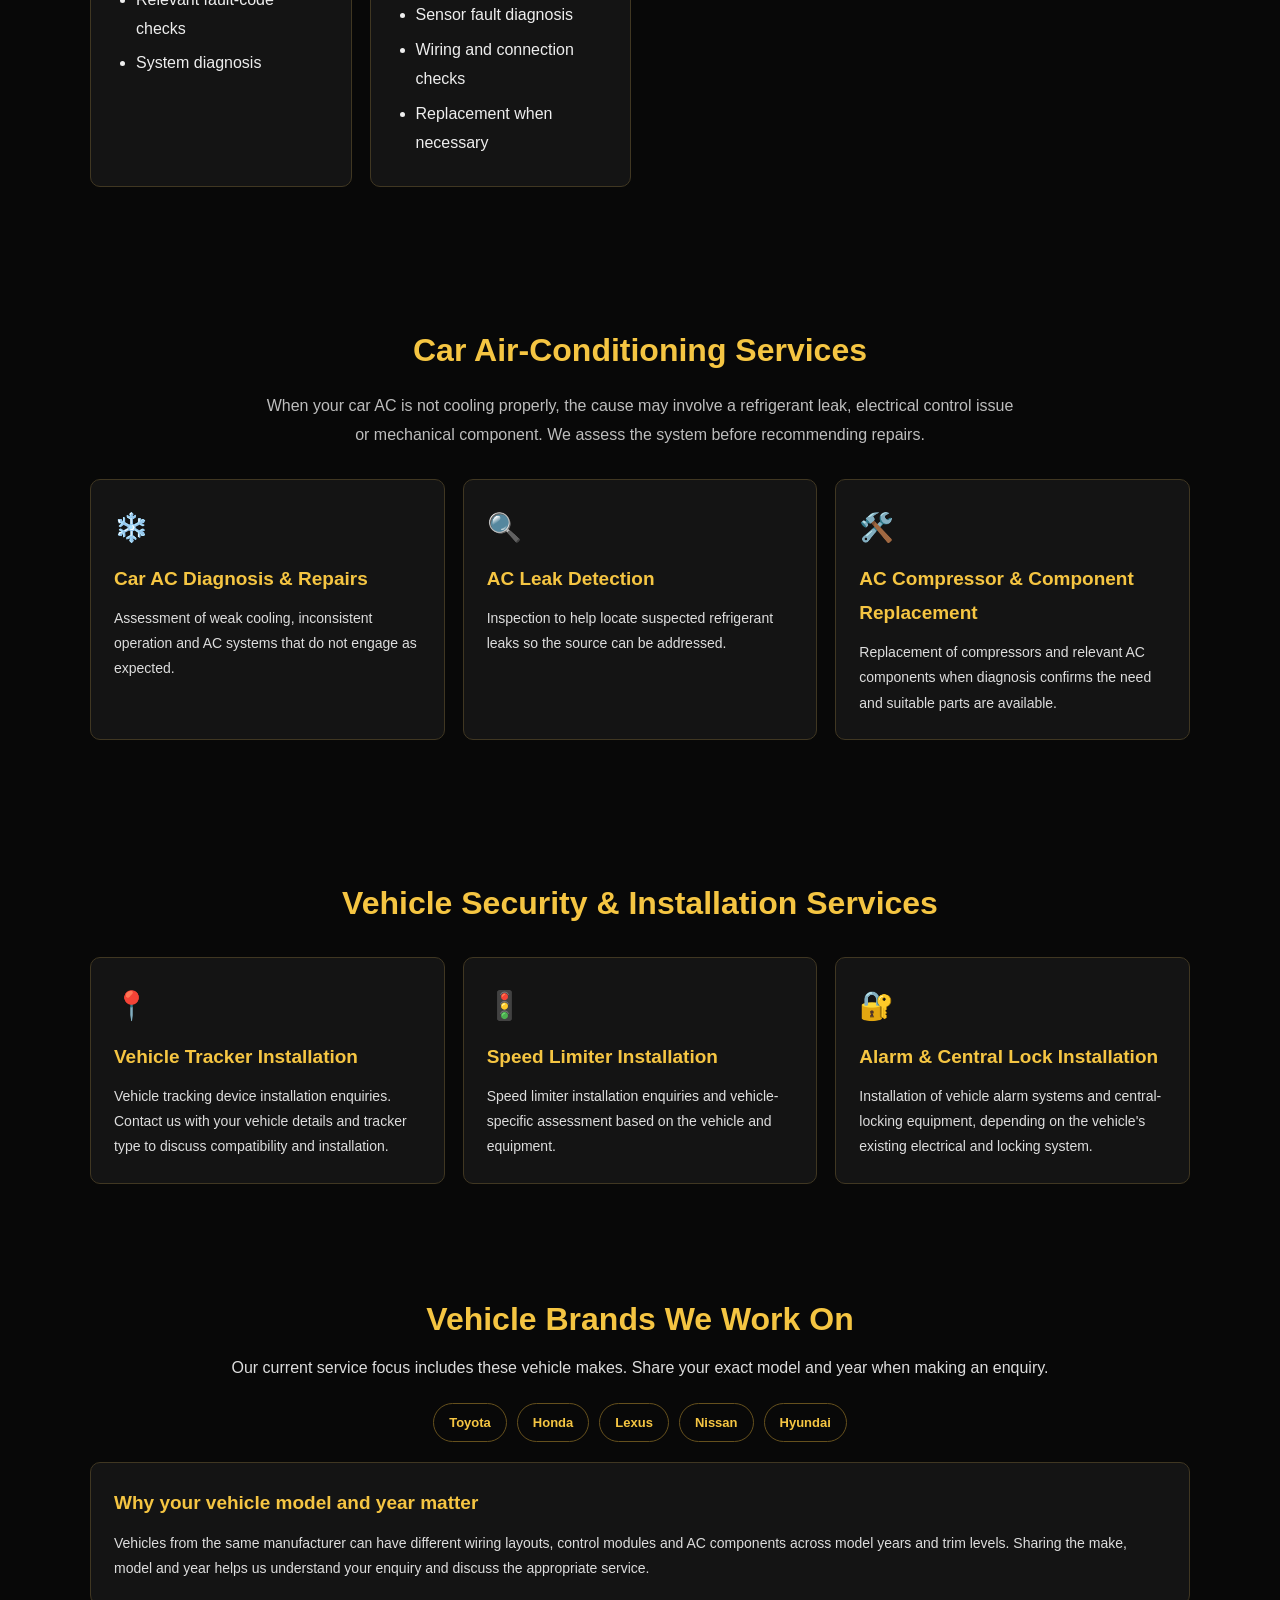
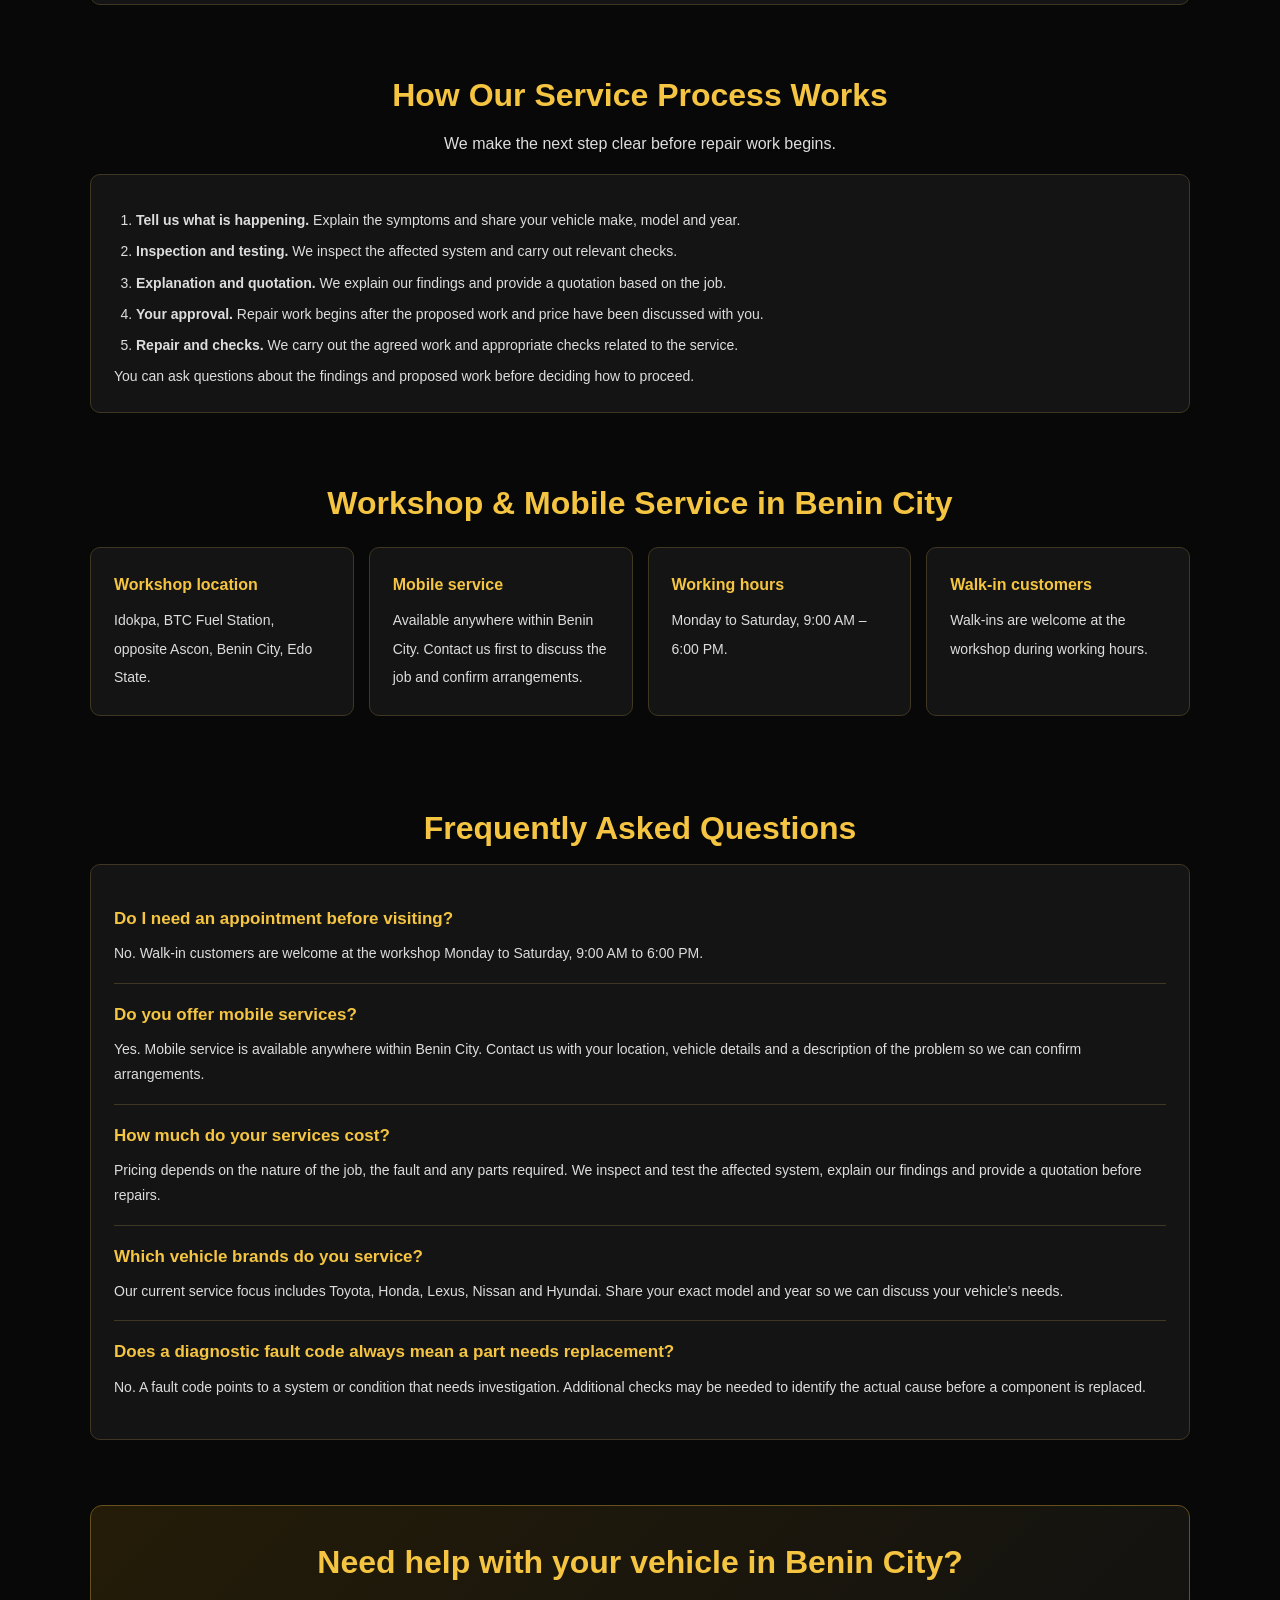
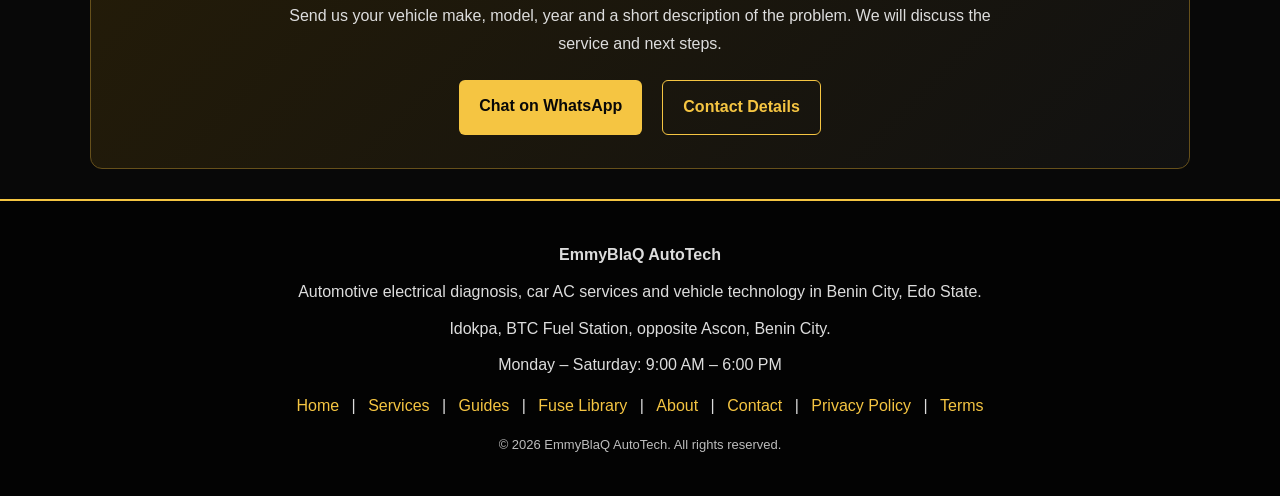
<file: services.html>
<!DOCTYPE html>
<html lang="en">
<head>
<meta charset="UTF-8">
<meta name="viewport" content="width=device-width, initial-scale=1">
<title>Auto Electrician & Car AC Services in Benin City | EmmyBlaQ AutoTech</title>
<meta name="description" content="EmmyBlaQ AutoTech offers automotive electrical diagnosis, car wiring repairs, AC repairs, vehicle scanning, tracker and security installations in Benin City, Edo State.">
<meta name="robots" content="index,follow">
<link rel="canonical" href="https://emmyblaqautotech.name.ng/services.html">
<link rel="stylesheet" href="style.css">

<style>
.service-intro,.content-section{padding:35px 0}
.service-intro{text-align:center;max-width:850px;margin:auto}
.service-intro h2,.content-section h2{color:var(--gold);font-size:clamp(24px,4vw,32px);line-height:1.3;margin-bottom:14px}
.service-intro p,.content-section>p{color:#ddd;margin:0 auto 15px;max-width:850px}
.service-groups{display:grid;grid-template-columns:repeat(auto-fit,minmax(245px,1fr));gap:18px;margin:25px 0}
.service-card,.content-panel,.detail{background:#141414;border:1px solid #403722;border-radius:10px;padding:23px}
.service-card h3,.content-panel h3{color:var(--gold);font-size:19px;margin-bottom:10px}
.service-card p,.content-panel p,.content-panel li{color:#ddd;font-size:14px}
.service-card ul,.content-panel ul,.content-panel ol{padding-left:22px;margin-top:10px}
.service-card li,.content-panel li{margin:6px 0}
.service-card .icon{font-size:28px;margin-bottom:8px}
.brand-list{display:flex;flex-wrap:wrap;justify-content:center;gap:10px;margin:20px}
.brand-list span{border:1px solid #65501d;color:var(--gold);border-radius:30px;padding:7px 15px;font-weight:bold;font-size:13px}
.business-details{display:grid;grid-template-columns:repeat(auto-fit,minmax(210px,1fr));gap:15px;margin:22px 0}
.detail strong{display:block;color:var(--gold);margin-bottom:6px}
.detail span{font-size:14px;color:#ddd}
.faq-item{border-bottom:1px solid #403722;padding:16px 0}
.faq-item:last-child{border:0}
.faq-item h3{color:var(--gold);font-size:17px;margin-bottom:7px}
.faq-item p{color:#ddd;font-size:14px}
.cta-panel{background:linear-gradient(135deg,#241c08,#111);border:1px solid #66501b;border-radius:12px;padding:28px;text-align:center;margin:30px 0}
.cta-panel h2{color:var(--gold);font-size:clamp(24px,4vw,32px);margin-bottom:10px}
.cta-panel p{color:#ddd;max-width:720px;margin:0 auto 16px}
.cta-actions{display:flex;justify-content:center;flex-wrap:wrap;gap:10px}
@media(max-width:600px){.service-card,.content-panel,.cta-panel{padding:19px}.service-intro{padding-top:25px}}
</style>

<script type="application/ld+json">
{
 "@context":"https://schema.org",
 "@type":"AutomotiveBusiness",
 "name":"EmmyBlaQ AutoTech",
 "url":"https://emmyblaqautotech.name.ng/",
 "telephone":"+2349119330397",
 "description":"Automotive electrical diagnosis, repairs, car AC services and vehicle technology in Benin City.",
 "address":{
  "@type":"PostalAddress",
  "streetAddress":"Idokpa, BTC Fuel Station, opposite Ascon",
  "addressLocality":"Benin City",
  "addressRegion":"Edo State",
  "addressCountry":"NG"
 },
 "areaServed":{"@type":"City","name":"Benin City"},
 "openingHours":"Mo-Sa 09:00-18:00"
}
</script>
</head>

<body>

<header>
<div class="navbar">
<a class="brand" href="index.html">EmmyBlaQ AutoTech</a>
<nav aria-label="Main navigation">
<a href="index.html">Home</a>
<a href="services.html">Services</a>
<a href="guides.html">Guides</a>
<a href="fuse-library.html">Fuse Library</a>
<a href="gallery.html">Our Work</a>
<a href="about.html">About</a>
<a href="contact.html">Contact</a>
</nav>
</div>
</header>

<div class="page-heading">
<h1>Auto Electrical & Car AC Services in Benin City</h1>
<p>Vehicle diagnosis, electrical repairs and automotive technology support.</p>
</div>

<main class="container">

<section class="service-intro">
<h2>Get a clearer understanding of your vehicle's problem</h2>
<p>Electrical faults, warning lights and air-conditioning problems can have different causes. At EmmyBlaQ AutoTech, we inspect and test the affected system, explain our findings and provide a quotation before carrying out repairs.</p>
<p>Customers can visit our workshop in Idokpa or request mobile service anywhere within Benin City, subject to confirming the job and arrangements.</p>
</section>

<section>
<h2 class="section-title">Automotive Electrical & Diagnostic Services</h2>
<p class="section-intro">Proper diagnosis helps identify the source of a vehicle problem before components are replaced.</p>

<div class="service-groups">

<article class="service-card">
<div class="icon">⚡</div>
<h3>Automotive Electrical Fault Diagnosis</h3>
<p>Inspection and testing to investigate electrical problems affecting vehicle operation and electrical components.</p>
<ul><li>Electrical faults</li><li>Lighting and circuit problems</li><li>Electrical component testing</li></ul>
</article>

<article class="service-card">
<div class="icon">🔌</div>
<h3>Car Wiring Repairs</h3>
<p>Diagnosis and repair of damaged, loose or faulty wiring and electrical connections.</p>
<ul><li>Wiring and connector faults</li><li>Poor electrical connections</li><li>Vehicle wiring inspection</li></ul>
</article>

<article class="service-card">
<div class="icon">🖥️</div>
<h3>Vehicle Computer Scanning</h3>
<p>Electronic scanning to retrieve available diagnostic trouble codes and information from compatible vehicle systems. A fault code is a diagnostic clue, not automatic proof that a particular part is faulty.</p>
<ul><li>Warning-light checks</li><li>Fault-code reading</li><li>Diagnostic information review</li></ul>
</article>

<article class="service-card">
<div class="icon">🔋</div>
<h3>Battery & Charging System Diagnosis</h3>
<p>Checks to investigate starting and charging complaints and possible battery, alternator or connection problems.</p>
<ul><li>Battery condition checks</li><li>Charging-system assessment</li><li>Starting complaints</li></ul>
</article>

<article class="service-card">
<div class="icon">⚙️</div>
<h3>Injector System Diagnosis</h3>
<p>Investigation of injector-system and related electrical-control concerns based on vehicle symptoms and test results.</p>
<ul><li>Injector circuit concerns</li><li>Relevant fault-code checks</li><li>System diagnosis</li></ul>
</article>

<article class="service-card">
<div class="icon">📡</div>
<h3>Sensor Diagnosis & Replacement</h3>
<p>Investigation of sensor-related warning lights and performance complaints. Testing helps determine whether the sensor, wiring or another component may be involved.</p>
<ul><li>Sensor fault diagnosis</li><li>Wiring and connection checks</li><li>Replacement when necessary</li></ul>
</article>

</div>
</section>

<section>
<h2 class="section-title">Car Air-Conditioning Services</h2>
<p class="section-intro">When your car AC is not cooling properly, the cause may involve a refrigerant leak, electrical control issue or mechanical component. We assess the system before recommending repairs.</p>

<div class="service-groups">
<article class="service-card">
<div class="icon">❄️</div>
<h3>Car AC Diagnosis & Repairs</h3>
<p>Assessment of weak cooling, inconsistent operation and AC systems that do not engage as expected.</p>
</article>

<article class="service-card">
<div class="icon">🔍</div>
<h3>AC Leak Detection</h3>
<p>Inspection to help locate suspected refrigerant leaks so the source can be addressed.</p>
</article>

<article class="service-card">
<div class="icon">🛠️</div>
<h3>AC Compressor & Component Replacement</h3>
<p>Replacement of compressors and relevant AC components when diagnosis confirms the need and suitable parts are available.</p>
</article>
</div>
</section>

<section>
<h2 class="section-title">Vehicle Security & Installation Services</h2>
<div class="service-groups">

<article class="service-card">
<div class="icon">📍</div>
<h3>Vehicle Tracker Installation</h3>
<p>Vehicle tracking device installation enquiries. Contact us with your vehicle details and tracker type to discuss compatibility and installation.</p>
</article>

<article class="service-card">
<div class="icon">🚦</div>
<h3>Speed Limiter Installation</h3>
<p>Speed limiter installation enquiries and vehicle-specific assessment based on the vehicle and equipment.</p>
</article>

<article class="service-card">
<div class="icon">🔐</div>
<h3>Alarm & Central Lock Installation</h3>
<p>Installation of vehicle alarm systems and central-locking equipment, depending on the vehicle's existing electrical and locking system.</p>
</article>

</div>
</section>

<section class="content-section">
<h2 class="section-title">Vehicle Brands We Work On</h2>
<p class="section-intro">Our current service focus includes these vehicle makes. Share your exact model and year when making an enquiry.</p>
<div class="brand-list">
<span>Toyota</span><span>Honda</span><span>Lexus</span><span>Nissan</span><span>Hyundai</span>
</div>
<div class="content-panel">
<h3>Why your vehicle model and year matter</h3>
<p>Vehicles from the same manufacturer can have different wiring layouts, control modules and AC components across model years and trim levels. Sharing the make, model and year helps us understand your enquiry and discuss the appropriate service.</p>
</div>
</section>

<section class="content-section">
<h2 class="section-title">How Our Service Process Works</h2>
<p class="section-intro">We make the next step clear before repair work begins.</p>
<div class="content-panel">
<ol>
<li><strong>Tell us what is happening.</strong> Explain the symptoms and share your vehicle make, model and year.</li>
<li><strong>Inspection and testing.</strong> We inspect the affected system and carry out relevant checks.</li>
<li><strong>Explanation and quotation.</strong> We explain our findings and provide a quotation based on the job.</li>
<li><strong>Your approval.</strong> Repair work begins after the proposed work and price have been discussed with you.</li>
<li><strong>Repair and checks.</strong> We carry out the agreed work and appropriate checks related to the service.</li>
</ol>
<p>You can ask questions about the findings and proposed work before deciding how to proceed.</p>
</div>
</section>

<section class="content-section">
<h2 class="section-title">Workshop & Mobile Service in Benin City</h2>
<div class="business-details">
<div class="detail"><strong>Workshop location</strong><span>Idokpa, BTC Fuel Station, opposite Ascon, Benin City, Edo State.</span></div>
<div class="detail"><strong>Mobile service</strong><span>Available anywhere within Benin City. Contact us first to discuss the job and confirm arrangements.</span></div>
<div class="detail"><strong>Working hours</strong><span>Monday to Saturday, 9:00 AM – 6:00 PM.</span></div>
<div class="detail"><strong>Walk-in customers</strong><span>Walk-ins are welcome at the workshop during working hours.</span></div>
</div>
</section>

<section class="content-section">
<h2 class="section-title">Frequently Asked Questions</h2>
<div class="content-panel">

<div class="faq-item">
<h3>Do I need an appointment before visiting?</h3>
<p>No. Walk-in customers are welcome at the workshop Monday to Saturday, 9:00 AM to 6:00 PM.</p>
</div>

<div class="faq-item">
<h3>Do you offer mobile services?</h3>
<p>Yes. Mobile service is available anywhere within Benin City. Contact us with your location, vehicle details and a description of the problem so we can confirm arrangements.</p>
</div>

<div class="faq-item">
<h3>How much do your services cost?</h3>
<p>Pricing depends on the nature of the job, the fault and any parts required. We inspect and test the affected system, explain our findings and provide a quotation before repairs.</p>
</div>

<div class="faq-item">
<h3>Which vehicle brands do you service?</h3>
<p>Our current service focus includes Toyota, Honda, Lexus, Nissan and Hyundai. Share your exact model and year so we can discuss your vehicle's needs.</p>
</div>

<div class="faq-item">
<h3>Does a diagnostic fault code always mean a part needs replacement?</h3>
<p>No. A fault code points to a system or condition that needs investigation. Additional checks may be needed to identify the actual cause before a component is replaced.</p>
</div>

</div>
</section>

<section class="cta-panel">
<h2>Need help with your vehicle in Benin City?</h2>
<p>Send us your vehicle make, model, year and a short description of the problem. We will discuss the service and next steps.</p>
<div class="cta-actions">
<a class="button" href="https://wa.me/2349119330397?text=Hello%20EmmyBlaQ%20AutoTech%2C%20I%20need%20help%20with%20my%20vehicle.">Chat on WhatsApp</a>
<a class="button button-outline" href="contact.html">Contact Details</a>
</div>
</section>

</main>

<footer>
<p><strong>EmmyBlaQ AutoTech</strong></p>
<p>Automotive electrical diagnosis, car AC services and vehicle technology in Benin City, Edo State.</p>
<p>Idokpa, BTC Fuel Station, opposite Ascon, Benin City.</p>
<p>Monday – Saturday: 9:00 AM – 6:00 PM</p>
<p><a href="index.html">Home</a> | <a href="services.html">Services</a> | <a href="guides.html">Guides</a> | <a href="fuse-library.html">Fuse Library</a> | <a href="about.html">About</a> | <a href="contact.html">Contact</a> | <a href="privacy.html">Privacy Policy</a> | <a href="terms.html">Terms</a></p>
<p class="small">&copy; 2026 EmmyBlaQ AutoTech. All rights reserved.</p>
</footer>

<a class="whatsapp-float" href="https://wa.me/2349119330397" target="_blank" rel="noopener noreferrer">WhatsApp</a>

</body>
</html>
</file>
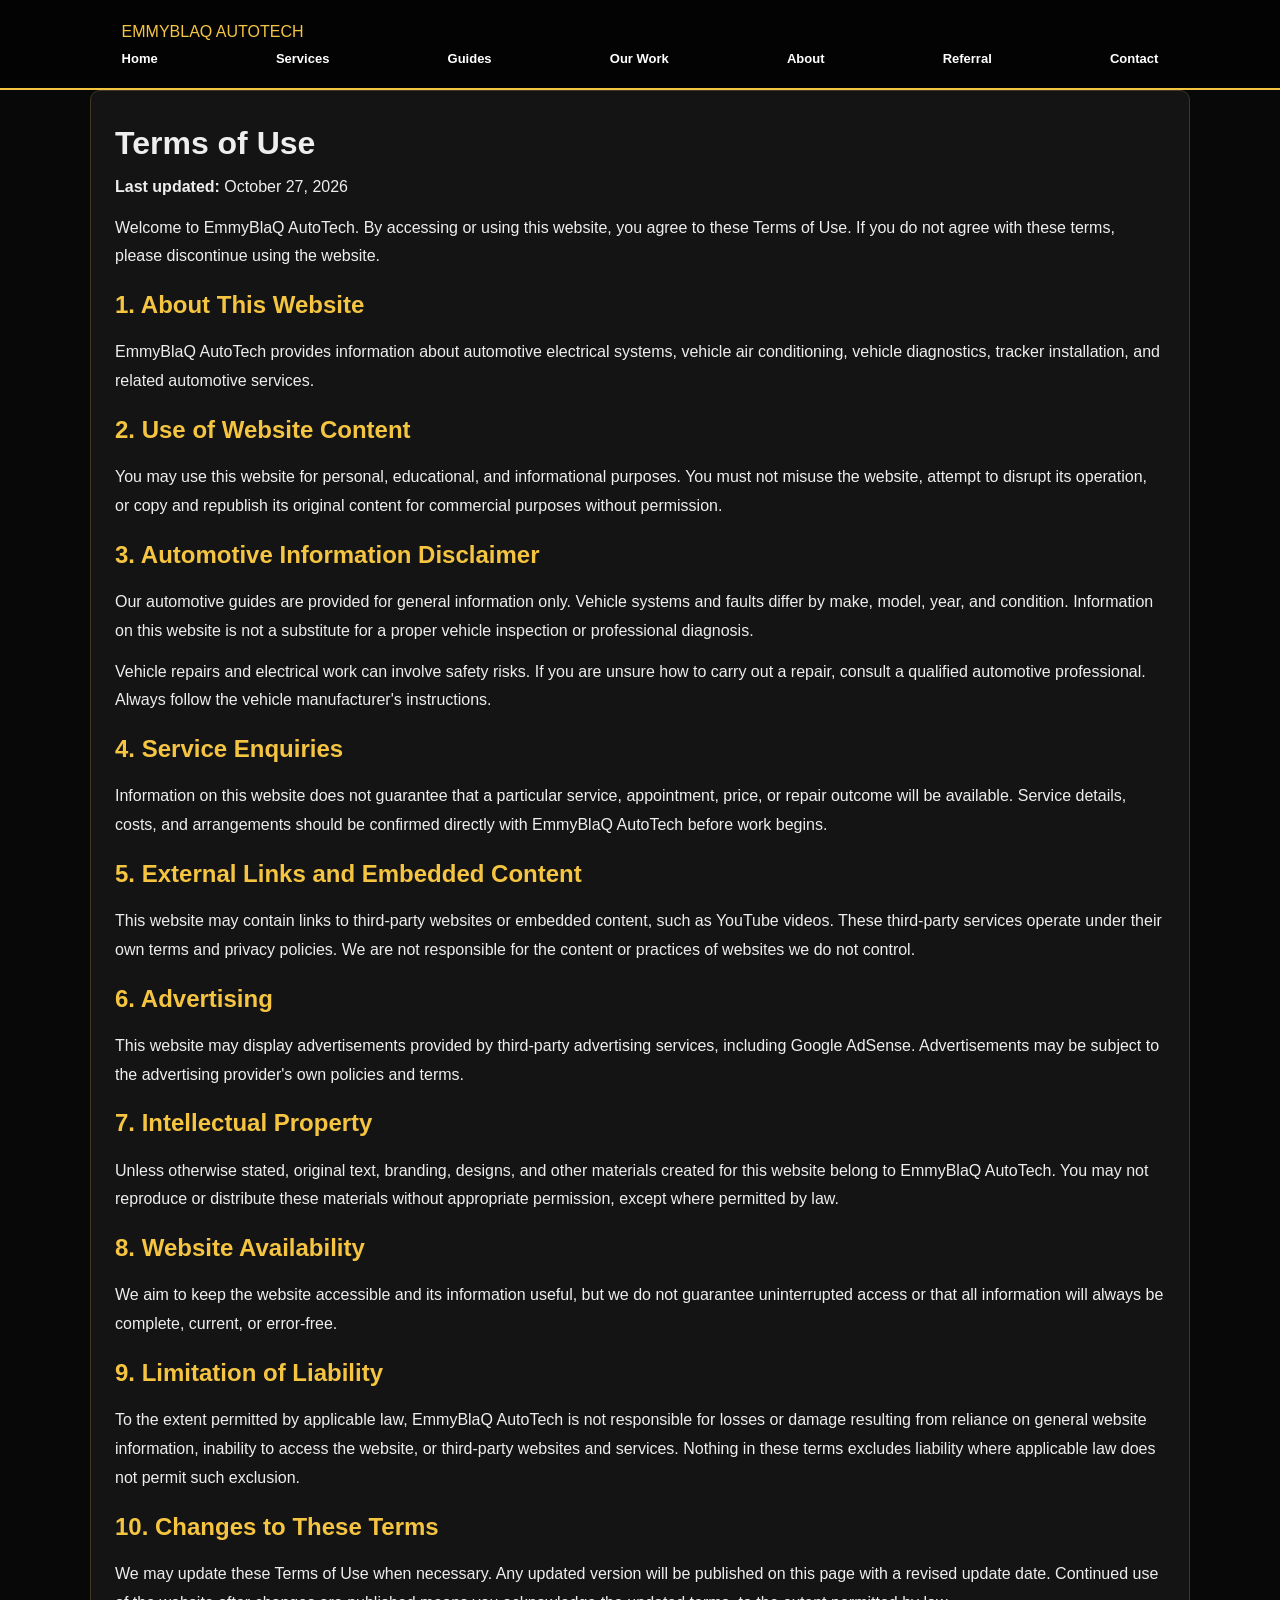
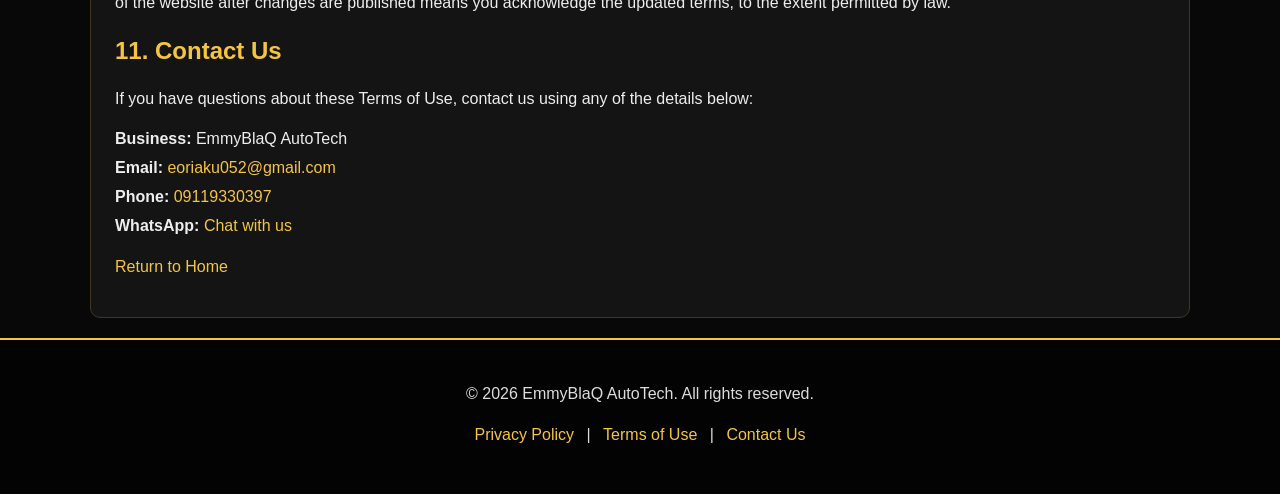
<file: terms.html>
<!DOCTYPE html>
<html lang="en">
<head>
  <meta charset="UTF-8">
  <meta name="viewport" content="width=device-width, initial-scale=1.0">

  <title>Terms of Use | EmmyBlaQ AutoTech</title>
  <meta name="description" content="Read the Terms of Use for EmmyBlaQ AutoTech, including website use, automotive information, and service enquiries.">

  <link rel="stylesheet" href="style.css">
</head>
<body>

  <header class="site-header">
    <div class="container">
      <a href="index.html" class="logo">EMMYBLAQ AUTOTECH</a>

      <nav class="navbar">
        <a href="index.html">Home</a>
        <a href="services.html">Services</a>
        <a href="guides.html">Guides</a>
        <a href="gallery.html">Our Work</a>
        <a href="about.html">About</a>
        <a href="referral.html">Referral</a>
        <a href="contact.html">Contact</a>
      </nav>
    </div>
  </header>

  <main class="container article">
    <h1>Terms of Use</h1>
    <p><strong>Last updated:</strong> October 27, 2026</p>

    <p>
      Welcome to EmmyBlaQ AutoTech. By accessing or using this website,
      you agree to these Terms of Use. If you do not agree with these terms,
      please discontinue using the website.
    </p>

    <h2>1. About This Website</h2>
    <p>
      EmmyBlaQ AutoTech provides information about automotive electrical
      systems, vehicle air conditioning, vehicle diagnostics, tracker
      installation, and related automotive services.
    </p>

    <h2>2. Use of Website Content</h2>
    <p>
      You may use this website for personal, educational, and informational
      purposes. You must not misuse the website, attempt to disrupt its
      operation, or copy and republish its original content for commercial
      purposes without permission.
    </p>

    <h2>3. Automotive Information Disclaimer</h2>
    <p>
      Our automotive guides are provided for general information only.
      Vehicle systems and faults differ by make, model, year, and condition.
      Information on this website is not a substitute for a proper vehicle
      inspection or professional diagnosis.
    </p>
    <p>
      Vehicle repairs and electrical work can involve safety risks. If you
      are unsure how to carry out a repair, consult a qualified automotive
      professional. Always follow the vehicle manufacturer's instructions.
    </p>

    <h2>4. Service Enquiries</h2>
    <p>
      Information on this website does not guarantee that a particular
      service, appointment, price, or repair outcome will be available.
      Service details, costs, and arrangements should be confirmed directly
      with EmmyBlaQ AutoTech before work begins.
    </p>

    <h2>5. External Links and Embedded Content</h2>
    <p>
      This website may contain links to third-party websites or embedded
      content, such as YouTube videos. These third-party services operate
      under their own terms and privacy policies. We are not responsible
      for the content or practices of websites we do not control.
    </p>

    <h2>6. Advertising</h2>
    <p>
      This website may display advertisements provided by third-party
      advertising services, including Google AdSense. Advertisements may
      be subject to the advertising provider's own policies and terms.
    </p>

    <h2>7. Intellectual Property</h2>
    <p>
      Unless otherwise stated, original text, branding, designs, and other
      materials created for this website belong to EmmyBlaQ AutoTech.
      You may not reproduce or distribute these materials without
      appropriate permission, except where permitted by law.
    </p>

    <h2>8. Website Availability</h2>
    <p>
      We aim to keep the website accessible and its information useful,
      but we do not guarantee uninterrupted access or that all information
      will always be complete, current, or error-free.
    </p>

    <h2>9. Limitation of Liability</h2>
    <p>
      To the extent permitted by applicable law, EmmyBlaQ AutoTech is not
      responsible for losses or damage resulting from reliance on general
      website information, inability to access the website, or third-party
      websites and services. Nothing in these terms excludes liability
      where applicable law does not permit such exclusion.
    </p>

    <h2>10. Changes to These Terms</h2>
    <p>
      We may update these Terms of Use when necessary. Any updated version
      will be published on this page with a revised update date. Continued
      use of the website after changes are published means you acknowledge
      the updated terms, to the extent permitted by law.
    </p>

    <h2>11. Contact Us</h2>
    <p>
      If you have questions about these Terms of Use, contact us using
      any of the details below:
    </p>
    <p>
      <strong>Business:</strong> EmmyBlaQ AutoTech<br>
      <strong>Email:</strong>
      <a href="mailto:eoriaku052@gmail.com">eoriaku052@gmail.com</a><br>
      <strong>Phone:</strong>
      <a href="tel:09119330397">09119330397</a><br>
      <strong>WhatsApp:</strong>
      <a href="https://wa.me/2349119330397" target="_blank" rel="noopener noreferrer">Chat with us</a>
    </p>

    <p><a href="index.html">Return to Home</a></p>
  </main>

  <footer class="site-footer">
    <div class="container">
      <p>&copy; 2026 EmmyBlaQ AutoTech. All rights reserved.</p>
      <p>
        <a href="privacy.html">Privacy Policy</a> |
        <a href="terms.html">Terms of Use</a> |
        <a href="contact.html">Contact Us</a>
      </p>
    </div>
  </footer>

</body>
</html>
</file>
<file: style.css>
:root {
  --black: #080808;
  --dark: #141414;
  --gold: #f5c542;
  --white: #ffffff;
  --text: #eeeeee;
  --muted: #bdbdbd;
  --green: #25D366;
}

* {
  box-sizing: border-box;
  margin: 0;
  padding: 0;
}

body {
  font-family: Arial, Helvetica, sans-serif;
  background: var(--black);
  color: var(--text);
  line-height: 1.8;
}

a {
  color: var(--gold);
  text-decoration: none;
}

header {
  background: #030303;
  border-bottom: 2px solid var(--gold);
  padding: 18px 5%;
}

.navbar {
  max-width: 1150px;
  margin: auto;
  display: flex;
  justify-content: space-between;
  align-items: center;
  flex-wrap: wrap;
  gap: 18px;
}

.brand {
  font-size: 20px;
  font-weight: 900;
  color: var(--gold);
}

nav {
  display: flex;
  flex-wrap: wrap;
  gap: 14px;
}

nav a {
  color: white;
  font-size: 13px;
  font-weight: bold;
}

nav a:hover {
  color: var(--gold);
}

.hero {
  text-align: center;
  padding: 85px 6%;
  background: linear-gradient(135deg, #080808, #30240a, #080808);
  border-bottom: 1px solid #5c4816;
}

.hero h1 {
  color: white;
  font-size: clamp(32px, 6vw, 54px);
  line-height: 1.25;
  margin: 18px 0;
}

.hero h1 span {
  color: var(--gold);
}

.hero p {
  max-width: 760px;
  margin: 0 auto 24px;
  color: #dddddd;
}

.container {
  width: 90%;
  max-width: 1100px;
  margin: auto;
}

section {
  padding: 55px 0;
}

.page-heading {
  text-align: center;
  padding: 55px 5%;
  background: linear-gradient(135deg, #211a08, #080808);
  border-bottom: 1px solid #59471b;
}

.page-heading h1 {
  color: var(--gold);
  font-size: clamp(30px, 5vw, 44px);
}

.page-heading p {
  color: var(--muted);
  margin-top: 10px;
}

.section-title {
  color: var(--gold);
  text-align: center;
  font-size: 32px;
  margin-bottom: 12px;
}

.section-intro {
  text-align: center;
  color: var(--muted);
  max-width: 760px;
  margin: 0 auto 30px;
}

.grid {
  display: grid;
  grid-template-columns: repeat(auto-fit, minmax(230px, 1fr));
  gap: 20px;
}

.card,
.panel,
.article {
  background: var(--dark);
  padding: 24px;
  border: 1px solid #403722;
  border-radius: 10px;
  margin-bottom: 20px;
  overflow-wrap: anywhere;
}

.card h2,
.card h3,
.panel h2,
.panel h3,
.article h2,
.article h3 {
  color: var(--gold);
  margin-bottom: 12px;
}

.card p,
.panel p,
.article p {
  margin-bottom: 12px;
}

.icon {
  font-size: 30px;
  margin-bottom: 8px;
}

.button {
  display: inline-block;
  background: var(--gold);
  color: #080808;
  padding: 12px 20px;
  border-radius: 6px;
  font-weight: bold;
  margin: 5px;
}

.button:hover {
  background: #ffe28a;
}

.button-outline {
  background: transparent;
  color: var(--gold);
  border: 1px solid var(--gold);
}

.article ul,
.article ol,
.panel ul {
  padding-left: 24px;
  margin-bottom: 15px;
}

.article li,
.panel li {
  margin-bottom: 8px;
}

.tag {
  display: inline-block;
  color: var(--gold);
  border: 1px solid #59471b;
  padding: 3px 10px;
  border-radius: 20px;
  margin-bottom: 10px;
  font-size: 12px;
}

.notice {
  background: #261f0d;
  border-left: 4px solid var(--gold);
  padding: 16px;
  margin-top: 18px;
  border-radius: 5px;
}

.whatsapp-button {
  display: inline-block;
  background: var(--green);
  color: #06170b;
  padding: 13px 20px;
  border-radius: 7px;
  font-weight: bold;
  margin: 12px 0;
}

.whatsapp-float {
  position: fixed;
  right: 14px;
  bottom: 14px;
  z-index: 999;
  background: var(--green);
  color: #06170b;
  padding: 12px 16px;
  border-radius: 30px;
  font-weight: bold;
  box-shadow: 0 4px 12px #0008;
}

.small {
  color: var(--muted);
  font-size: 13px;
}

.center {
  text-align: center;
}

footer {
  background: #030303;
  border-top: 2px solid var(--gold);
  text-align: center;
  padding: 32px 5%;
  color: #dddddd;
}

footer p {
  margin: 8px 0;
}

footer a {
  display: inline-block;
  margin: 4px 8px;
}

@media (max-width: 700px) {
  header {
    padding: 15px 4%;
  }

  .navbar {
    justify-content: center;
  }

  .brand {
    text-align: center;
  }

  nav {
    justify-content: center;
    gap: 10px 13px;
  }

  nav a {
    font-size: 12px;
  }

  .hero {
    padding: 55px 5%;
  }

  section {
    padding: 40px 0;
  }

  .container {
    width: 92%;
  }

  .card,
  .panel,
  .article {
    padding: 19px;
  }
  }
</file>
